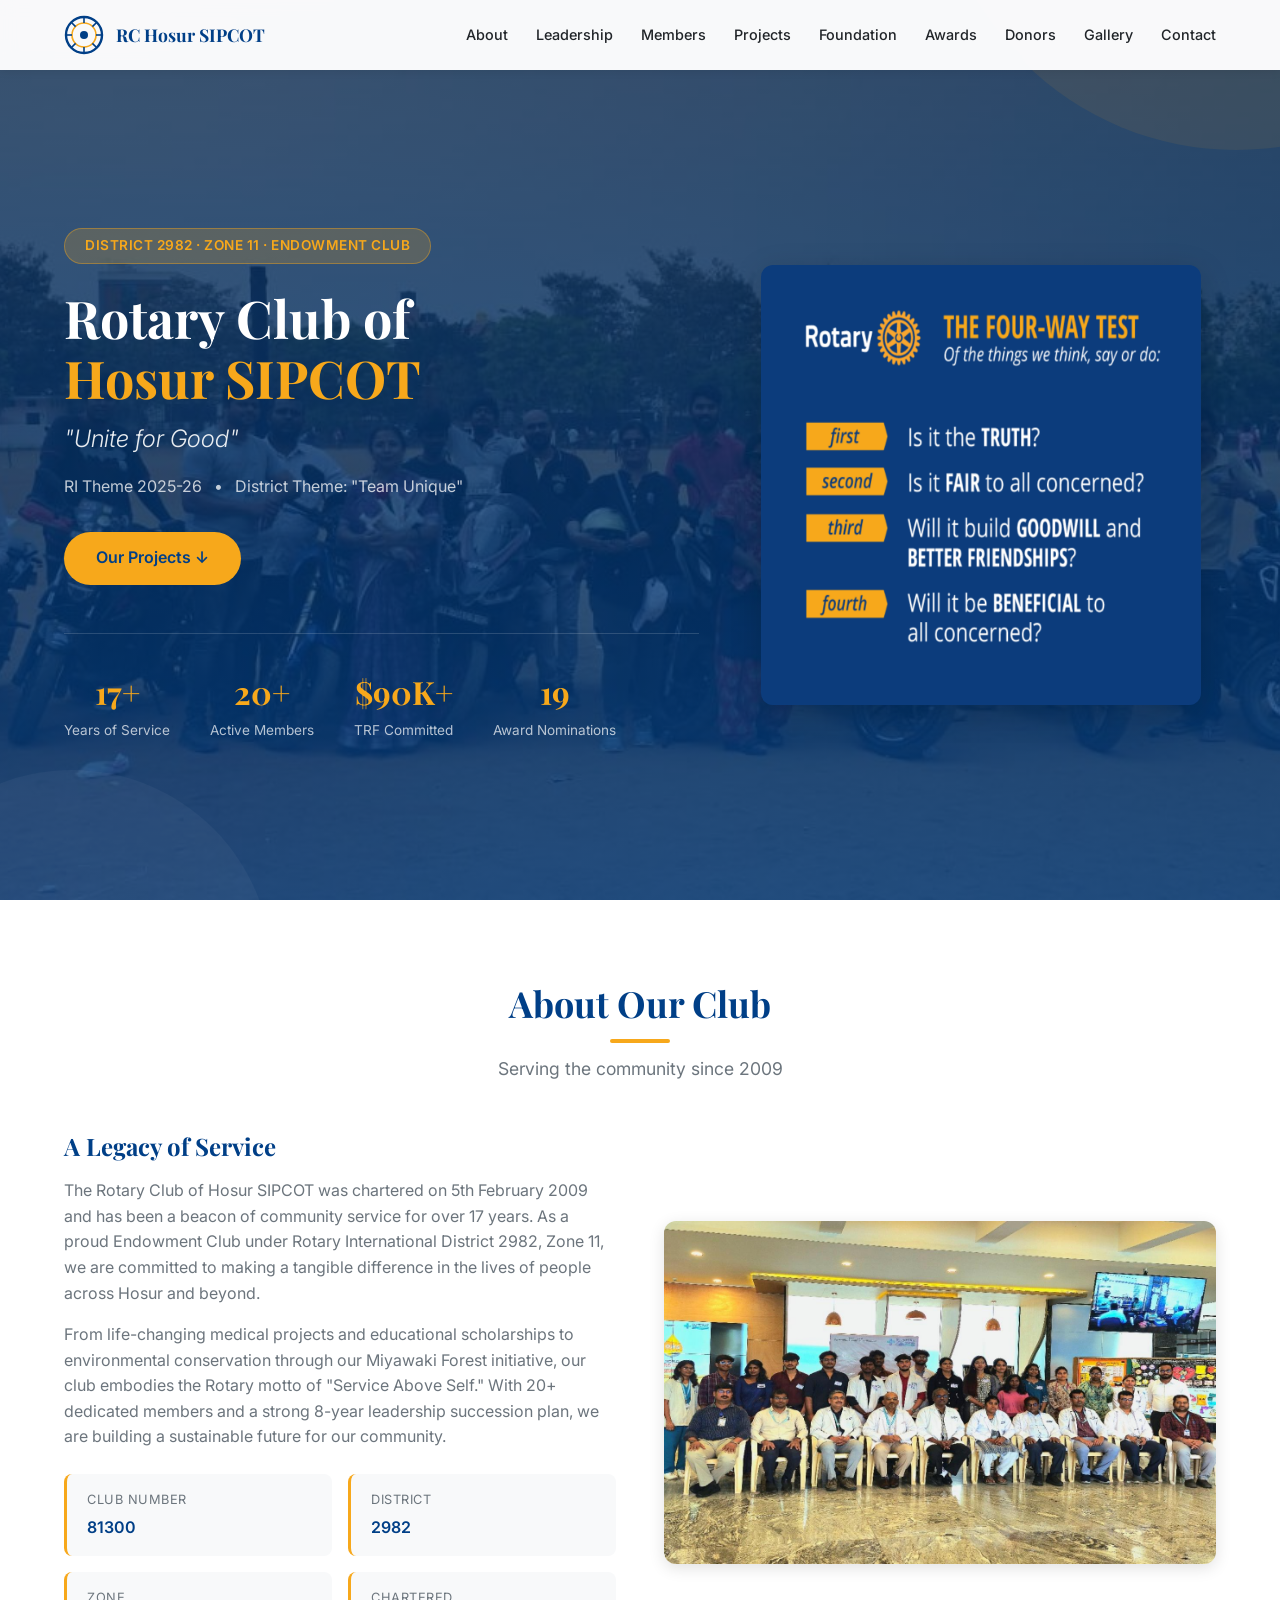
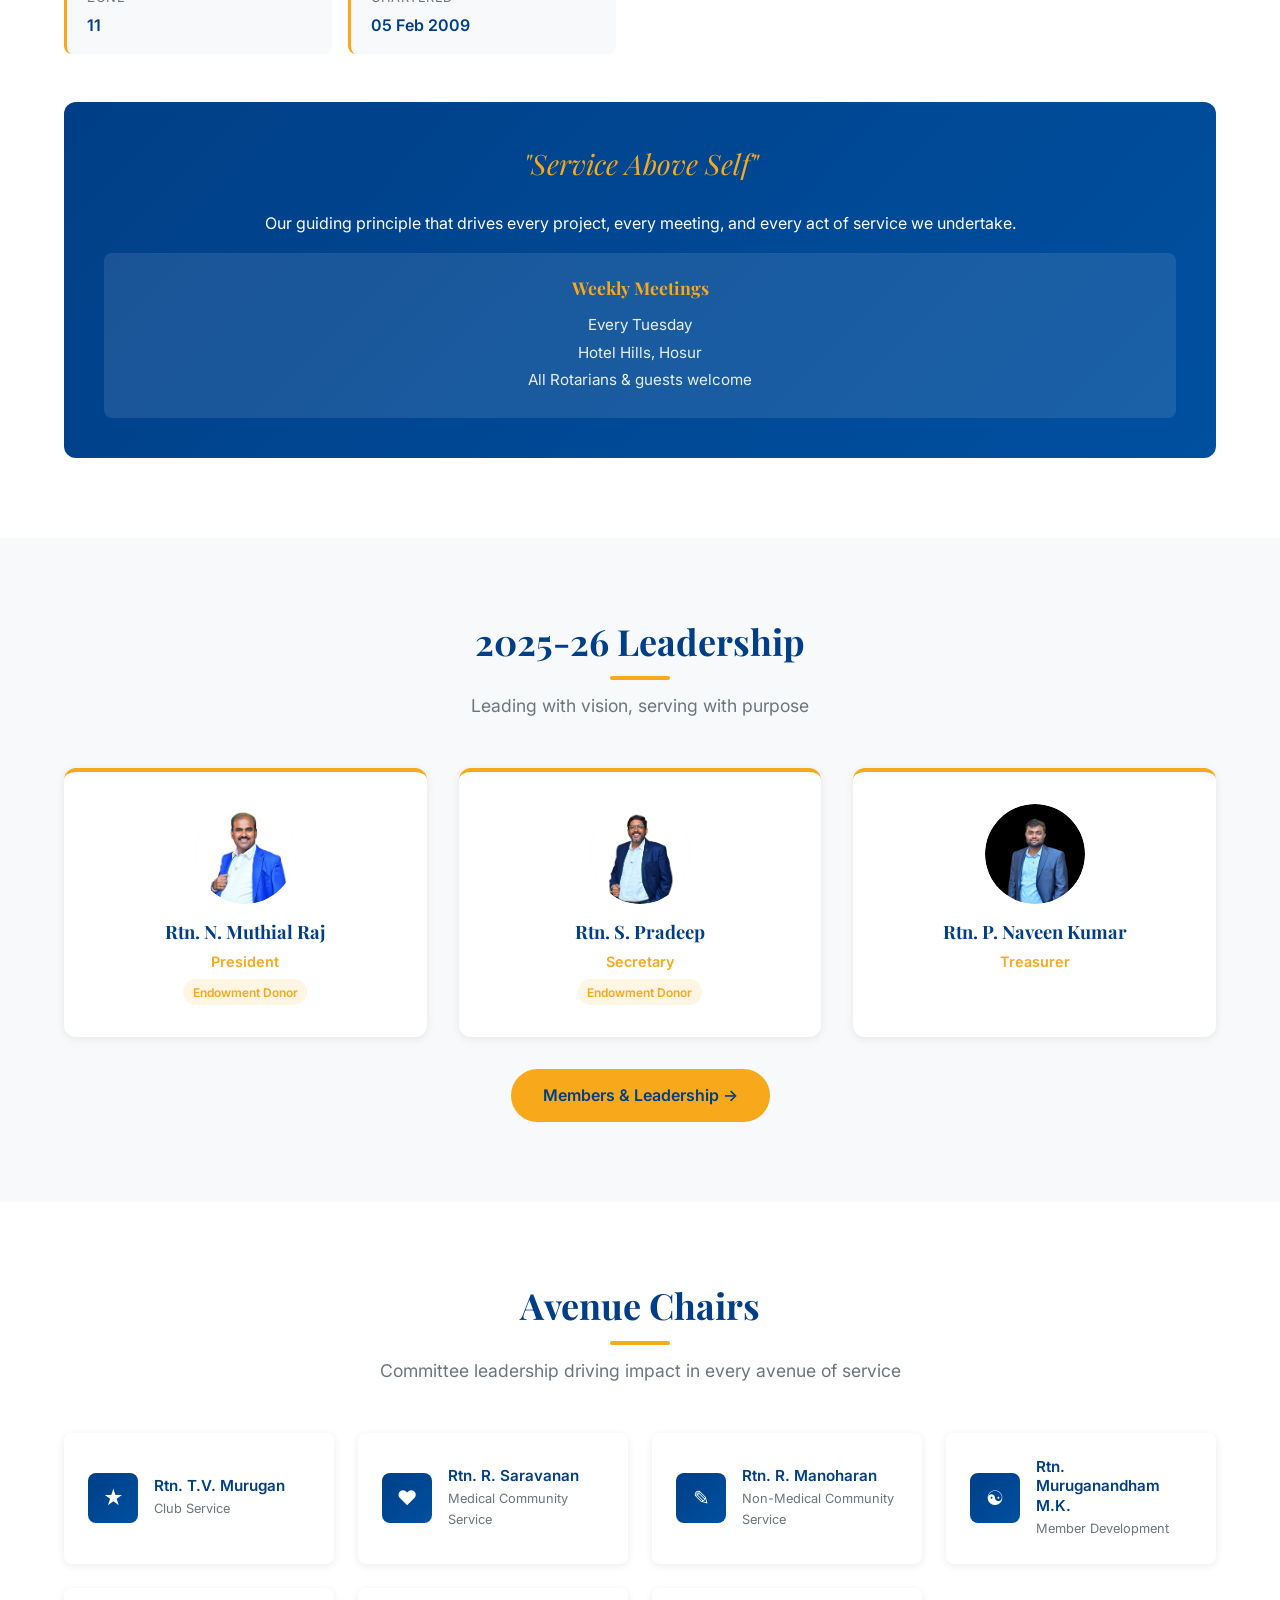
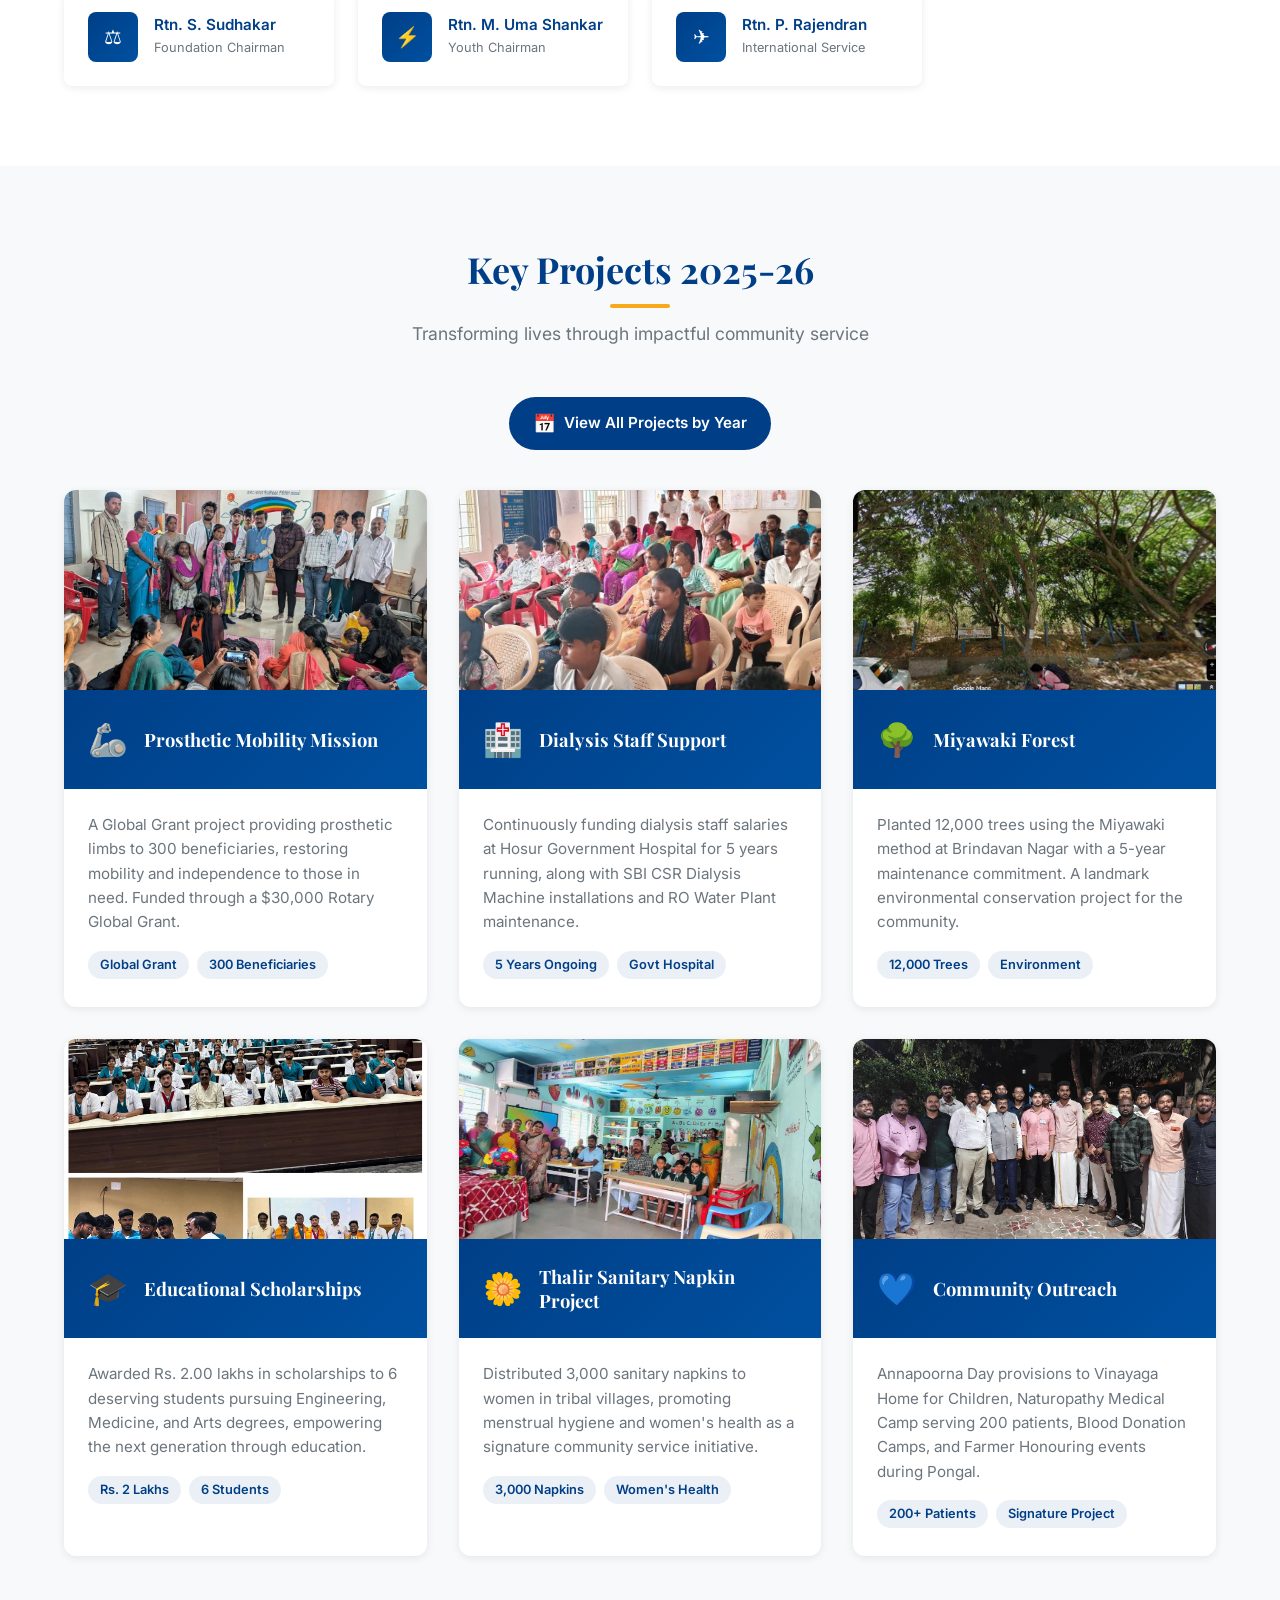
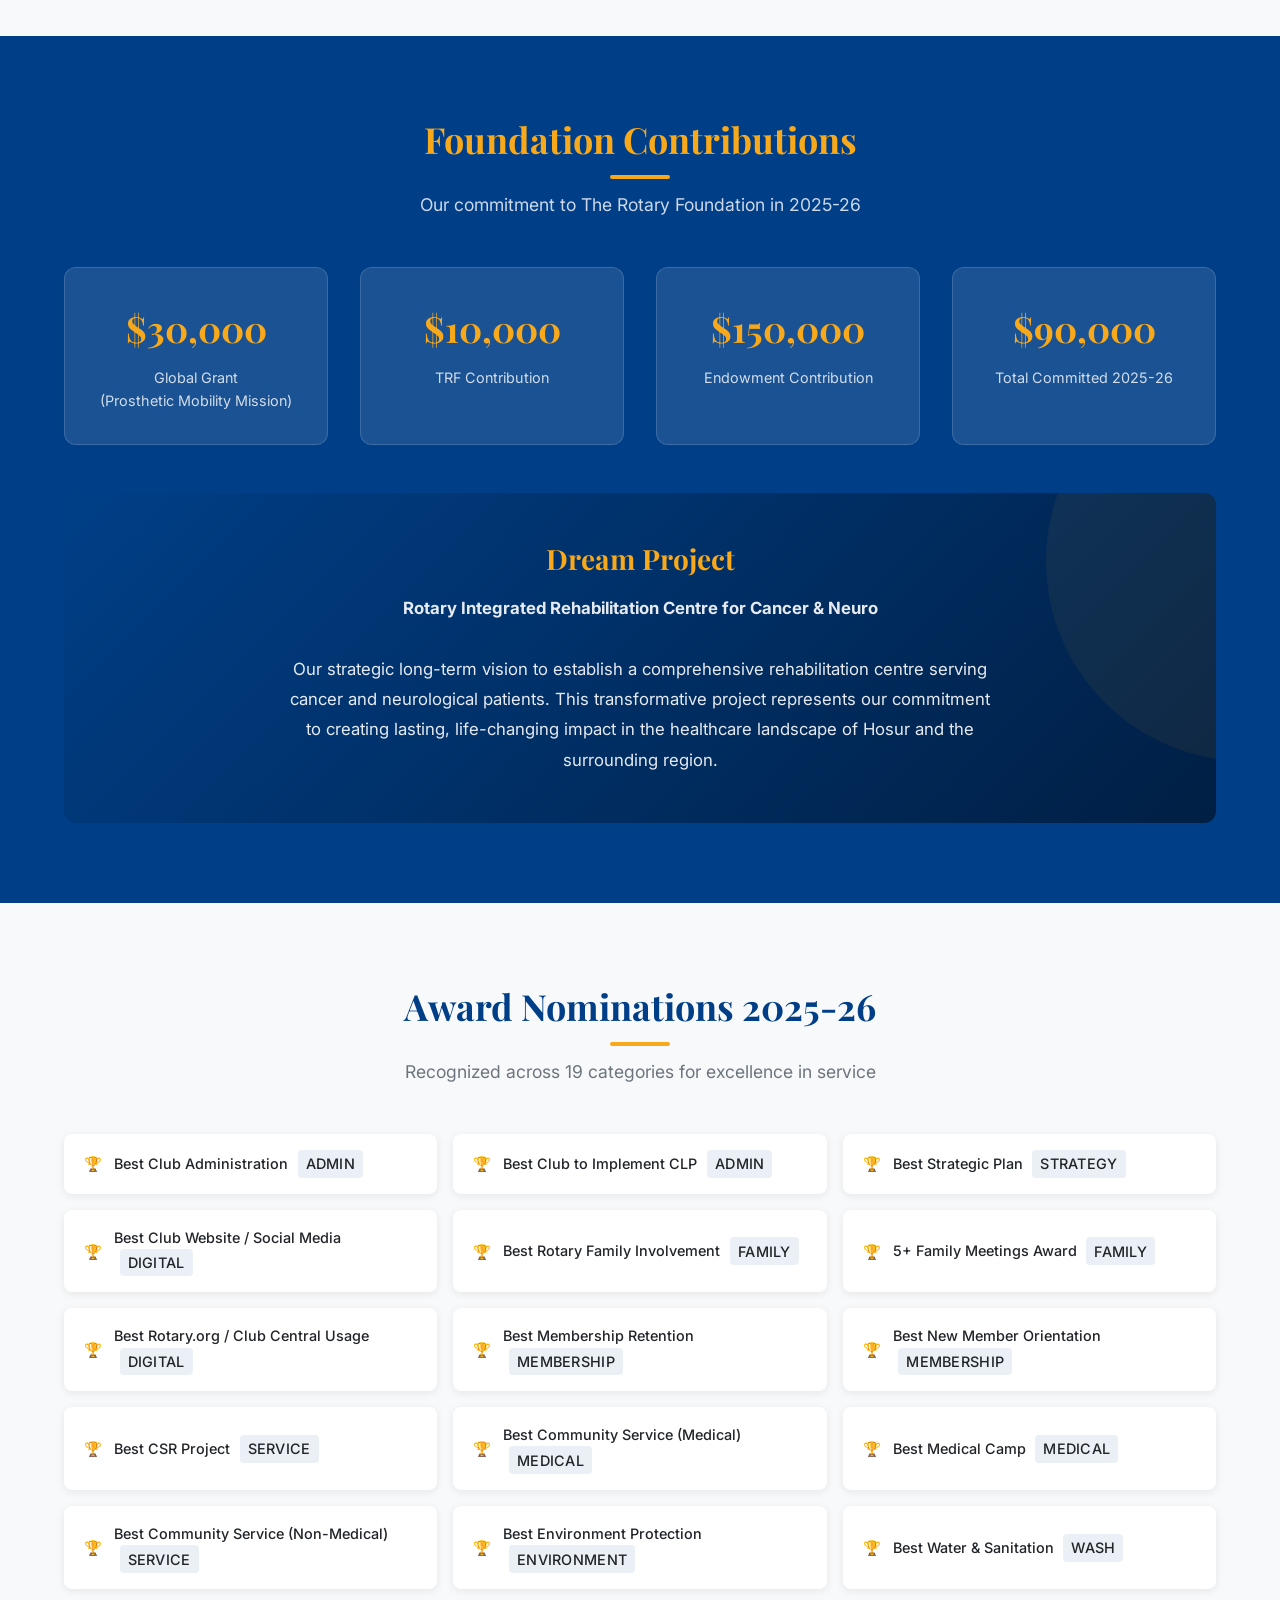
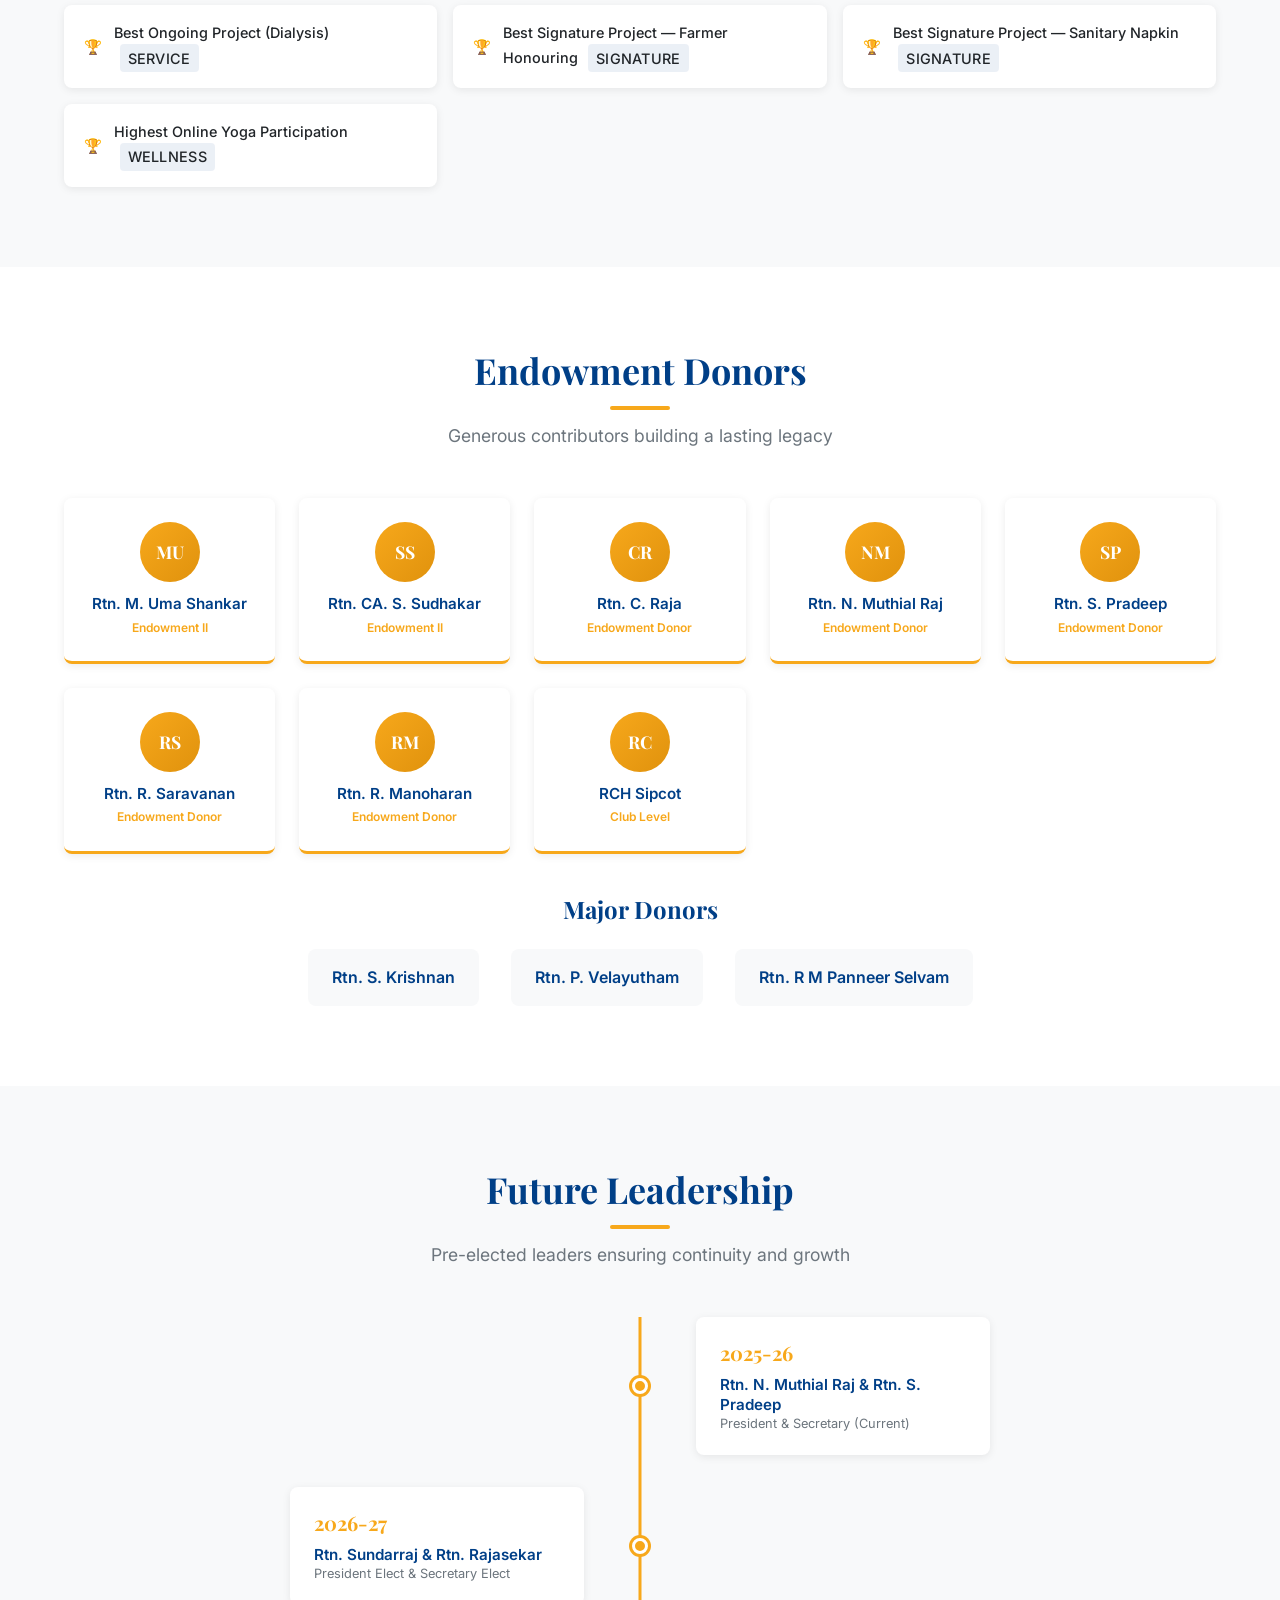
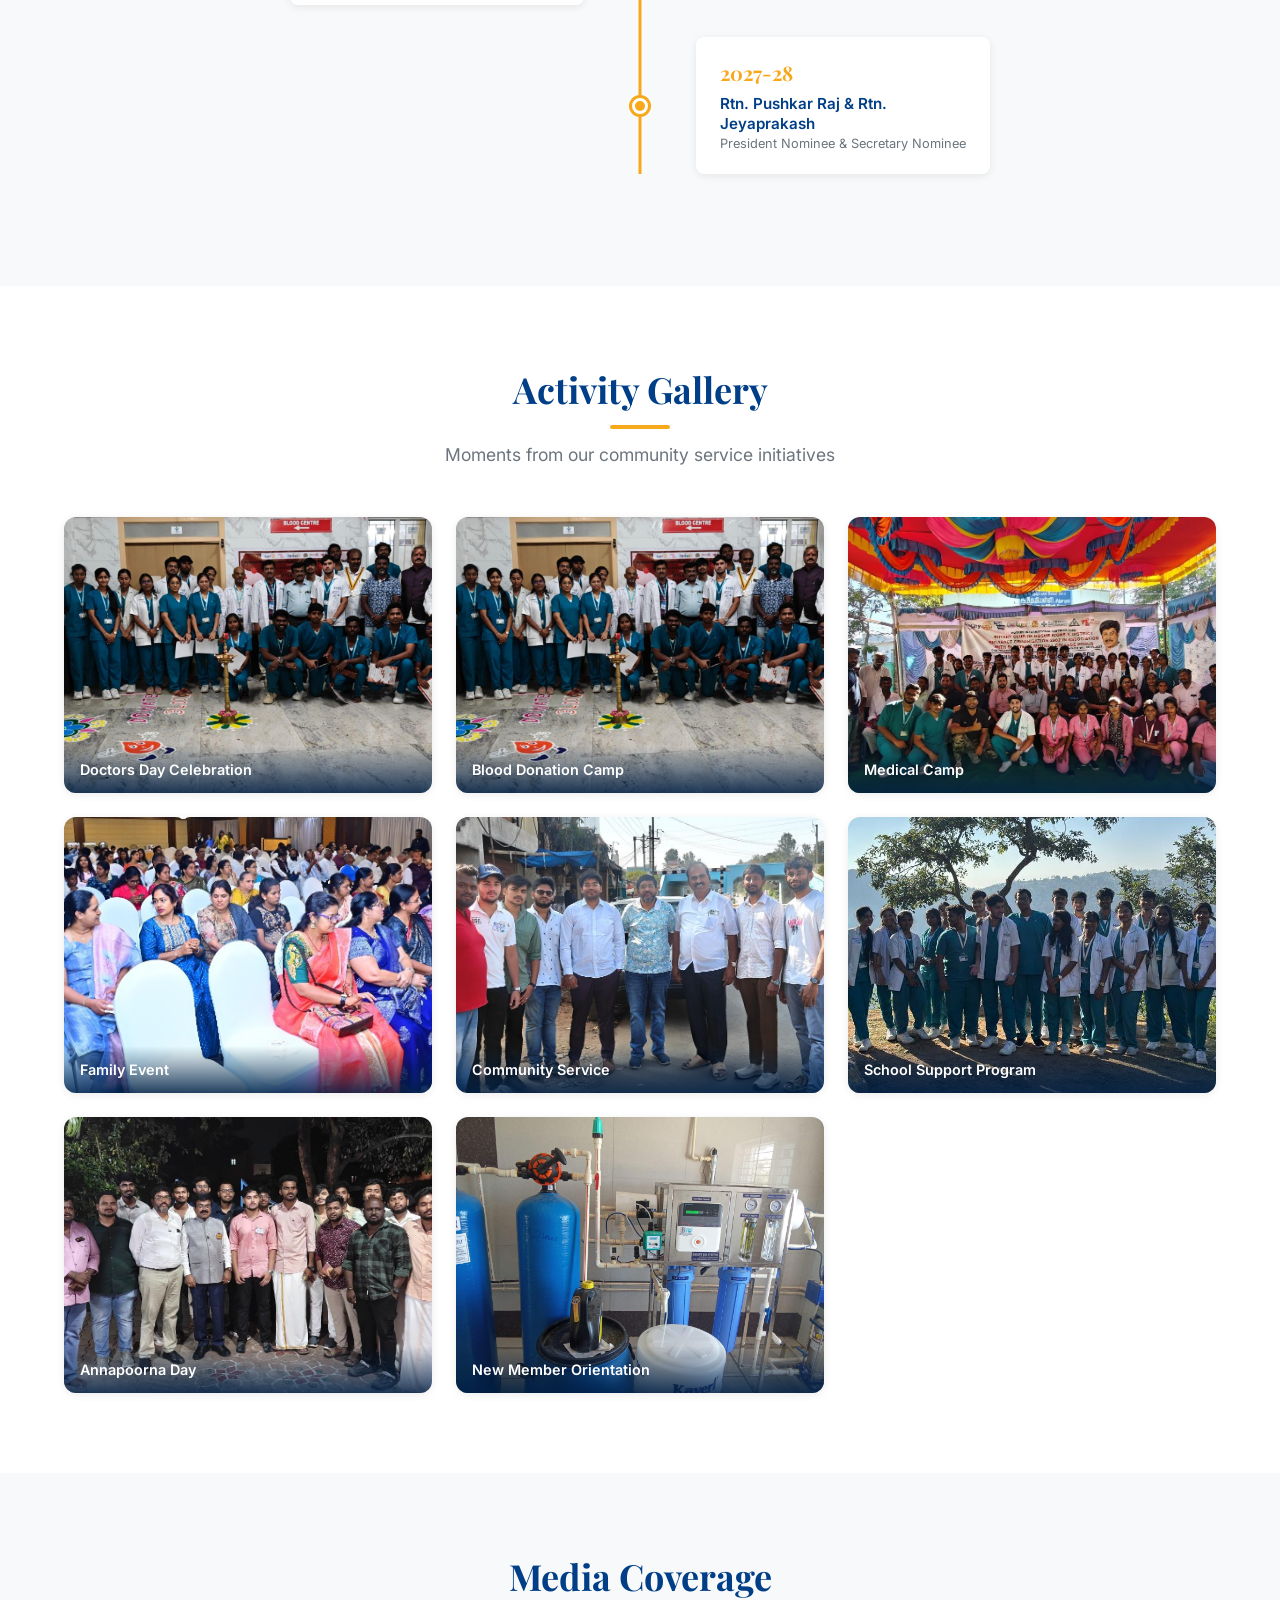
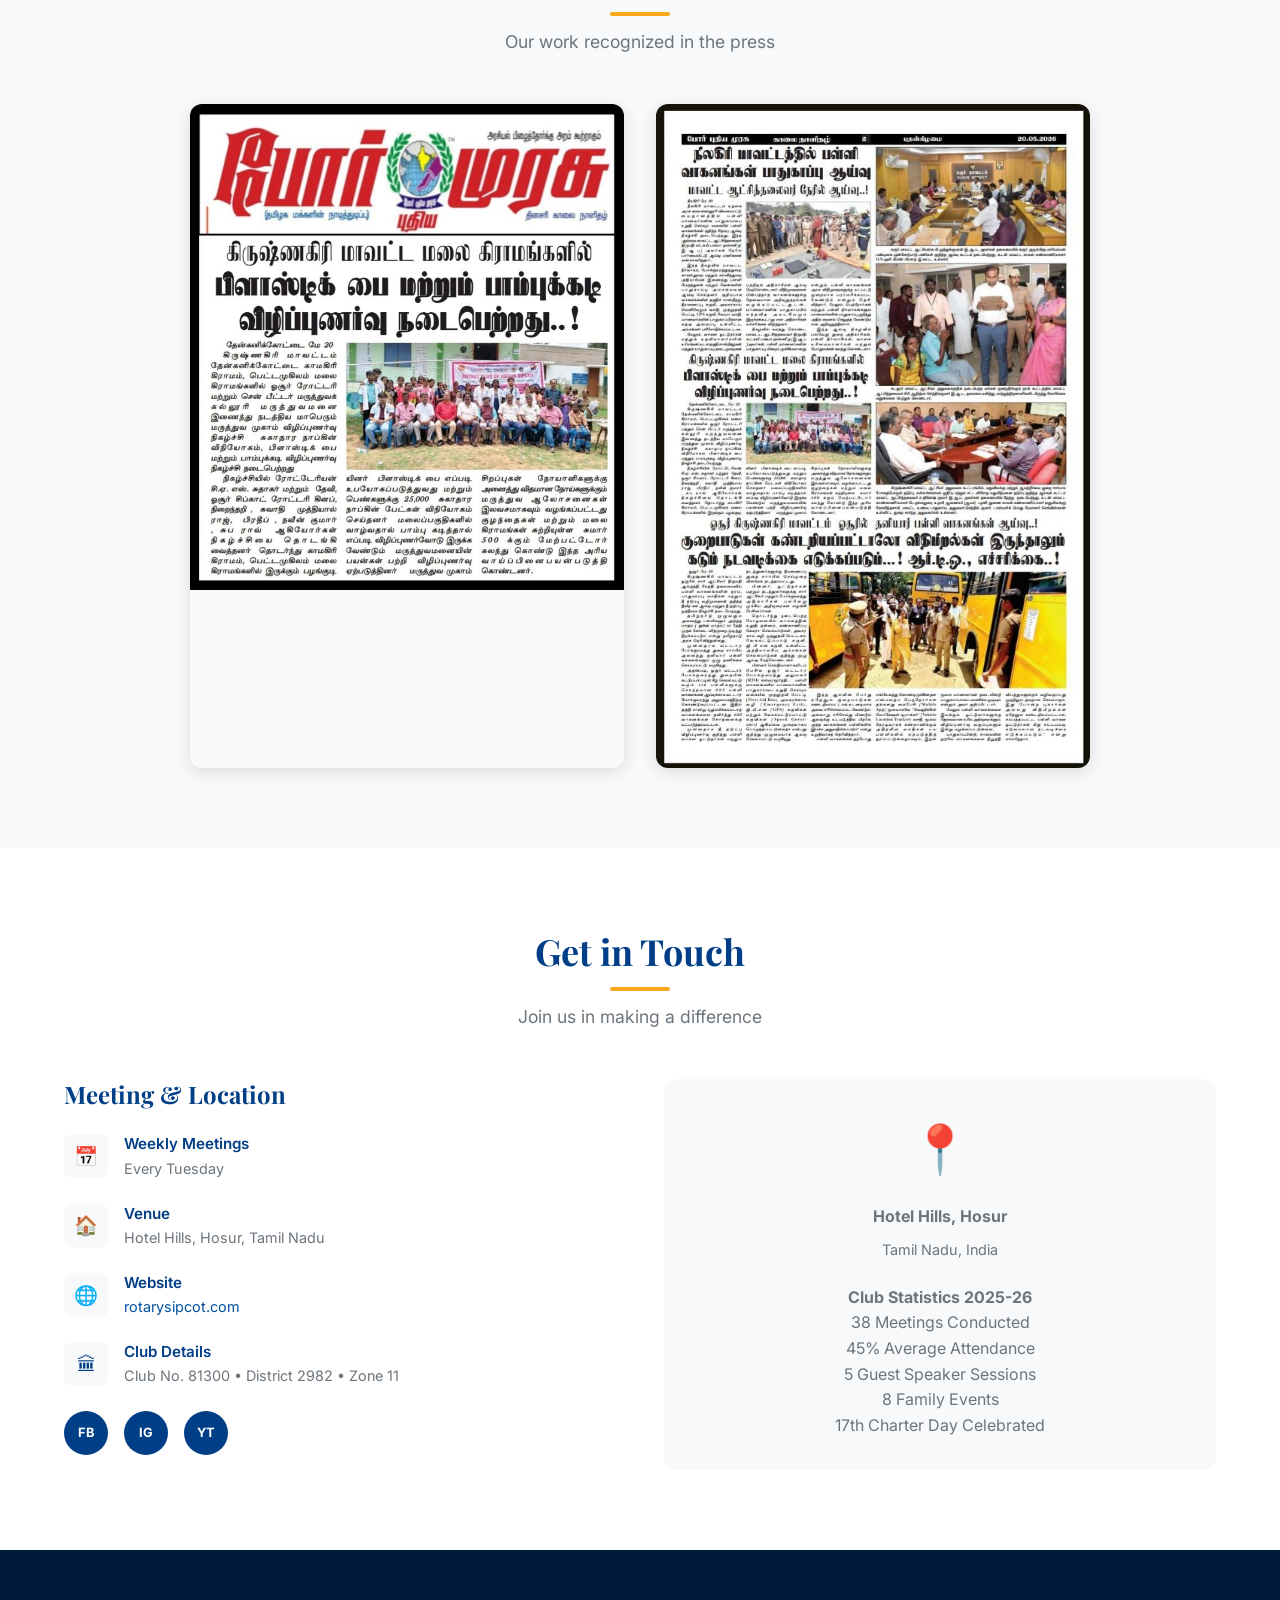
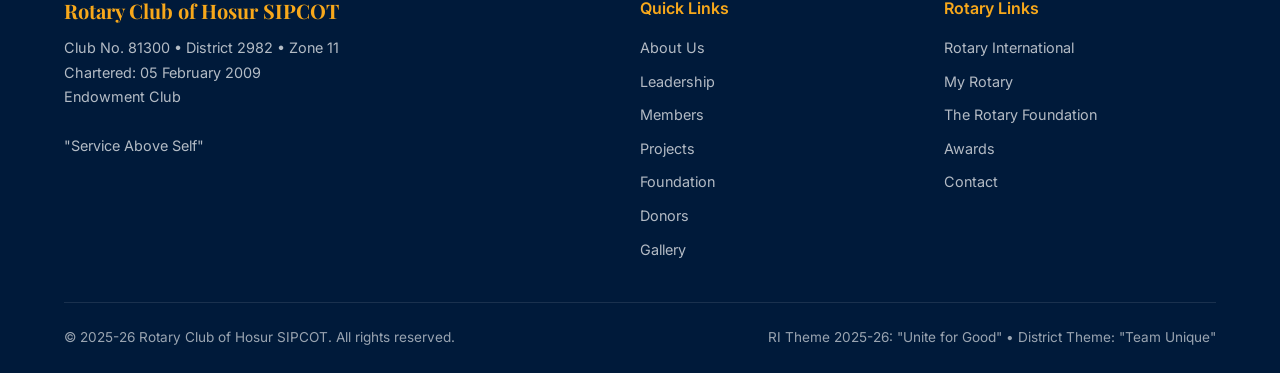
<file: index.html>
<!DOCTYPE html>
<html lang="en">
<head>
  <meta charset="UTF-8">
  <meta name="viewport" content="width=device-width, initial-scale=1.0">
  <title>Rotary Club of Hosur SIPCOT | District 2982 | Service Above Self</title>
  <meta name="description" content="Rotary Club of Hosur SIPCOT (Club No. 81300), District 2982. Chartered in 2009, serving the community for 17+ years through medical camps, scholarships, environmental projects, and more.">
  <meta name="keywords" content="Rotary Club, Hosur, SIPCOT, District 2982, Service Above Self, Community Service, Rotary International">

  <!-- Open Graph -->
  <meta property="og:title" content="Rotary Club of Hosur SIPCOT">
  <meta property="og:description" content="Unite for Good — Rotary Club of Hosur SIPCOT, District 2982. Chartered 2009. Serving the community through medical, educational, and environmental projects.">
  <meta property="og:type" content="website">
  <meta property="og:url" content="https://rotarysipcot.com">
  <meta property="og:site_name" content="Rotary Club of Hosur SIPCOT">
  <meta property="og:locale" content="en_IN">

  <!-- Twitter Card -->
  <meta name="twitter:card" content="summary">
  <meta name="twitter:title" content="Rotary Club of Hosur SIPCOT">
  <meta name="twitter:description" content="Unite for Good — District 2982. Service Above Self since 2009.">

  <!-- Canonical -->
  <link rel="canonical" href="https://rotarysipcot.com/">

  <!-- Fonts -->
  <link rel="preconnect" href="https://fonts.googleapis.com">
  <link rel="preconnect" href="https://fonts.gstatic.com" crossorigin>
  <link href="https://fonts.googleapis.com/css2?family=Inter:wght@300;400;500;600;700&family=Playfair+Display:ital,wght@0,400;0,700;1,400&display=swap" rel="stylesheet">

  <!-- Stylesheet -->
  <link rel="stylesheet" href="css/styles.css">

  <!-- Schema.org JSON-LD -->
  <script type="application/ld+json">
  {
    "@context": "https://schema.org",
    "@type": "Organization",
    "name": "Rotary Club of Hosur SIPCOT",
    "url": "https://rotarysipcot.com",
    "description": "Rotary Club of Hosur SIPCOT, Club No. 81300, District 2982, Zone 11. Chartered on 05.02.2009. An Endowment Club committed to community service.",
    "foundingDate": "2009-02-05",
    "parentOrganization": {
      "@type": "Organization",
      "name": "Rotary International",
      "url": "https://www.rotary.org"
    },
    "address": {
      "@type": "PostalAddress",
      "addressLocality": "Hosur",
      "addressRegion": "Tamil Nadu",
      "addressCountry": "IN"
    },
    "memberOf": {
      "@type": "Organization",
      "name": "Rotary International District 2982"
    },
    "slogan": "Service Above Self",
    "keywords": "Rotary, Community Service, Hosur, SIPCOT, District 2982"
  }
  </script>
</head>
<body>

  <!-- Navigation -->
  <nav class="navbar" id="navbar">
    <div class="container">
      <a href="#hero" class="nav-brand">
        <!-- Rotary Wheel SVG -->
        <svg class="rotary-wheel" viewBox="0 0 100 100" xmlns="http://www.w3.org/2000/svg">
          <circle cx="50" cy="50" r="45" fill="none" stroke="#003F87" stroke-width="6"/>
          <circle cx="50" cy="50" r="30" fill="none" stroke="#F7A81B" stroke-width="4"/>
          <circle cx="50" cy="50" r="10" fill="#003F87"/>
          <g stroke="#003F87" stroke-width="4">
            <line x1="50" y1="5" x2="50" y2="20"/>
            <line x1="50" y1="80" x2="50" y2="95"/>
            <line x1="5" y1="50" x2="20" y2="50"/>
            <line x1="80" y1="50" x2="95" y2="50"/>
            <line x1="18" y1="18" x2="29" y2="29"/>
            <line x1="71" y1="71" x2="82" y2="82"/>
            <line x1="82" y1="18" x2="71" y2="29"/>
            <line x1="29" y1="71" x2="18" y2="82"/>
          </g>
        </svg>
        RC Hosur SIPCOT
      </a>
      <div class="nav-links" id="navLinks">
        <a href="#about">About</a>
        <a href="#leadership">Leadership</a>
        <a href="members.html">Members</a>
        <a href="projects.html">Projects</a>
        <a href="#foundation">Foundation</a>
        <a href="#awards">Awards</a>
        <a href="#donors">Donors</a>
        <a href="#gallery">Gallery</a>
        <a href="#contact">Contact</a>
      </div>
      <button class="nav-toggle" id="navToggle" aria-label="Toggle navigation">
        <span></span>
        <span></span>
        <span></span>
      </button>
    </div>
  </nav>

  <!-- Hero Section -->
  <section class="hero" id="hero" style="background: linear-gradient(rgba(0, 31, 68, 0.75), rgba(0, 63, 135, 0.8)), url('images/installation-day.jpeg') center/cover no-repeat;">
    <div class="hero-inner">
      <div class="hero-content">
      <span class="hero-badge">District 2982 &middot; Zone 11 &middot; Endowment Club</span>
      <h1>Rotary Club of<br><span class="highlight">Hosur SIPCOT</span></h1>
      <p class="theme">"Unite for Good"</p>
      <p class="sub-info">
        RI Theme 2025-26 <span>&bull;</span> District Theme: "Team Unique"
      </p>
      <a href="#projects" class="hero-cta">Our Projects &#8595;</a>
      <div class="hero-stats">
        <div class="hero-stat">
          <span class="number">17+</span>
          <span class="label">Years of Service</span>
        </div>
        <div class="hero-stat">
          <span class="number">20+</span>
          <span class="label">Active Members</span>
        </div>
        <div class="hero-stat">
          <span class="number">$90K+</span>
          <span class="label">TRF Committed</span>
        </div>
        <div class="hero-stat">
          <span class="number">19</span>
          <span class="label">Award Nominations</span>
        </div>
      </div>
      </div>
      <div class="hero-fourway">
        <img src="images/four-way-test.png" alt="The Four-Way Test of Rotary &mdash; Of the things we think, say or do: First, is it the TRUTH? Second, is it FAIR to all concerned? Third, will it build GOODWILL and BETTER FRIENDSHIPS? Fourth, will it be BENEFICIAL to all concerned?" loading="lazy">
      </div>
    </div>
  </section>

  <!-- About Section -->
  <section class="section" id="about">
    <div class="container">
      <div class="section-title">
        <h2>About Our Club</h2>
        <span class="underline"></span>
        <p>Serving the community since 2009</p>
      </div>
      <div class="about-grid">
        <div class="about-text">
          <h3>A Legacy of Service</h3>
          <p>
            The Rotary Club of Hosur SIPCOT was chartered on 5th February 2009 and has been a beacon of community service for over 17 years. As a proud Endowment Club under Rotary International District 2982, Zone 11, we are committed to making a tangible difference in the lives of people across Hosur and beyond.
          </p>
          <p>
            From life-changing medical projects and educational scholarships to environmental conservation through our Miyawaki Forest initiative, our club embodies the Rotary motto of "Service Above Self." With 20+ dedicated members and a strong 8-year leadership succession plan, we are building a sustainable future for our community.
          </p>
          <div class="about-details">
            <div class="about-detail">
              <div class="label">Club Number</div>
              <div class="value">81300</div>
            </div>
            <div class="about-detail">
              <div class="label">District</div>
              <div class="value">2982</div>
            </div>
            <div class="about-detail">
              <div class="label">Zone</div>
              <div class="value">11</div>
            </div>
            <div class="about-detail">
              <div class="label">Chartered</div>
              <div class="value">05 Feb 2009</div>
            </div>
          </div>
        </div>
        <div class="about-image">
          <img src="images/installation-ceremony.jpeg" alt="Installation Ceremony of Rotary Club of Hosur SIPCOT" loading="lazy">
        </div>
      </div>
      <div class="about-card-row">
        <div class="about-card">
          <div class="motto">"Service Above Self"</div>
          <p>Our guiding principle that drives every project, every meeting, and every act of service we undertake.</p>
          <div class="meeting-info">
            <h4>Weekly Meetings</h4>
            <p>
              Every Tuesday<br>
              Hotel Hills, Hosur<br>
              All Rotarians &amp; guests welcome
            </p>
          </div>
        </div>
      </div>
    </div>
  </section>

  <!-- Leadership Section -->
  <section class="section section-alt" id="leadership">
    <div class="container">
      <div class="section-title">
        <h2>2025-26 Leadership</h2>
        <span class="underline"></span>
        <p>Leading with vision, serving with purpose</p>
      </div>
      <div class="leadership-grid">
        <div class="leader-card">
          <div class="leader-avatar leader-avatar--photo"><img src="images/muthial-raj.jpeg" alt="Rtn. N. Muthial Raj" loading="lazy"></div>
          <h3>Rtn. N. Muthial Raj</h3>
          <div class="role">President</div>
          <span class="badge">Endowment Donor</span>
        </div>
        <div class="leader-card">
          <div class="leader-avatar leader-avatar--photo"><img src="images/s-pradeep.jpeg" alt="Rtn. S. Pradeep" loading="lazy"></div>
          <h3>Rtn. S. Pradeep</h3>
          <div class="role">Secretary</div>
          <span class="badge">Endowment Donor</span>
        </div>
        <div class="leader-card">
          <div class="leader-avatar leader-avatar--photo"><img src="images/naveen-kumar.jpeg" alt="Rtn. P. Naveen Kumar" loading="lazy"></div>
          <h3>Rtn. P. Naveen Kumar</h3>
          <div class="role">Treasurer</div>
        </div>
      </div>
      <p style="text-align:center; margin-top:2rem;">
        <a href="members.html" class="hero-cta">Members &amp; Leadership &#8594;</a>
      </p>
    </div>
  </section>

  <!-- Avenue Chairs Section -->
  <section class="section" id="avenues">
    <div class="container">
      <div class="section-title">
        <h2>Avenue Chairs</h2>
        <span class="underline"></span>
        <p>Committee leadership driving impact in every avenue of service</p>
      </div>
      <div class="chairs-grid">
        <div class="chair-card">
          <div class="chair-icon">&#9733;</div>
          <div>
            <h4>Rtn. T.V. Murugan</h4>
            <div class="avenue">Club Service</div>
          </div>
        </div>
        <div class="chair-card">
          <div class="chair-icon">&#9829;</div>
          <div>
            <h4>Rtn. R. Saravanan</h4>
            <div class="avenue">Medical Community Service</div>
          </div>
        </div>
        <div class="chair-card">
          <div class="chair-icon">&#9998;</div>
          <div>
            <h4>Rtn. R. Manoharan</h4>
            <div class="avenue">Non-Medical Community Service</div>
          </div>
        </div>
        <div class="chair-card">
          <div class="chair-icon">&#9775;</div>
          <div>
            <h4>Rtn. Muruganandham M.K.</h4>
            <div class="avenue">Member Development</div>
          </div>
        </div>
        <div class="chair-card">
          <div class="chair-icon">&#9878;</div>
          <div>
            <h4>Rtn. S. Sudhakar</h4>
            <div class="avenue">Foundation Chairman</div>
          </div>
        </div>
        <div class="chair-card">
          <div class="chair-icon">&#9889;</div>
          <div>
            <h4>Rtn. M. Uma Shankar</h4>
            <div class="avenue">Youth Chairman</div>
          </div>
        </div>
        <div class="chair-card">
          <div class="chair-icon">&#9992;</div>
          <div>
            <h4>Rtn. P. Rajendran</h4>
            <div class="avenue">International Service</div>
          </div>
        </div>
      </div>
    </div>
  </section>

  <!-- Projects Section -->
  <section class="section section-alt" id="projects">
    <div class="container">
      <div class="section-title">
        <h2>Key Projects 2025-26</h2>
        <span class="underline"></span>
        <p>Transforming lives through impactful community service</p>
      </div>
      <div style="text-align:center; margin-bottom:2.5rem;">
        <a class="btn-download" href="projects.html"><span class="dl-icon">&#128197;</span> View All Projects by Year</a>
      </div>
      <div class="projects-grid">
        <!-- Prosthetic Limb -->
        <div class="project-card">
          <div class="project-image">
            <img src="images/prosthetic-limb-camp.jpeg" alt="Prosthetic Limb Camp" loading="lazy">
          </div>
          <div class="project-header">
            <span class="project-icon">&#129470;</span>
            <h3>Prosthetic Mobility Mission</h3>
          </div>
          <div class="project-body">
            <p>A Global Grant project providing prosthetic limbs to 300 beneficiaries, restoring mobility and independence to those in need. Funded through a $30,000 Rotary Global Grant.</p>
            <span class="project-tag">Global Grant</span>
            <span class="project-tag">300 Beneficiaries</span>
          </div>
        </div>
        <!-- Dialysis -->
        <div class="project-card">
          <div class="project-image">
            <img src="images/health-awareness.jpeg" alt="Dialysis Support at Government Hospital" loading="lazy">
          </div>
          <div class="project-header">
            <span class="project-icon">&#127973;</span>
            <h3>Dialysis Staff Support</h3>
          </div>
          <div class="project-body">
            <p>Continuously funding dialysis staff salaries at Hosur Government Hospital for 5 years running, along with SBI CSR Dialysis Machine installations and RO Water Plant maintenance.</p>
            <span class="project-tag">5 Years Ongoing</span>
            <span class="project-tag">Govt Hospital</span>
          </div>
        </div>
        <!-- Miyawaki Forest -->
        <div class="project-card">
          <div class="project-image">
            <img src="images/miyawaki-forest.jpeg" alt="Miyawaki Forest Plantation" loading="lazy">
          </div>
          <div class="project-header">
            <span class="project-icon">&#127795;</span>
            <h3>Miyawaki Forest</h3>
          </div>
          <div class="project-body">
            <p>Planted 12,000 trees using the Miyawaki method at Brindavan Nagar with a 5-year maintenance commitment. A landmark environmental conservation project for the community.</p>
            <span class="project-tag">12,000 Trees</span>
            <span class="project-tag">Environment</span>
          </div>
        </div>
        <!-- Scholarships -->
        <div class="project-card">
          <div class="project-image">
            <img src="images/scholarship.jpeg" alt="Educational Scholarship Distribution" loading="lazy">
          </div>
          <div class="project-header">
            <span class="project-icon">&#127891;</span>
            <h3>Educational Scholarships</h3>
          </div>
          <div class="project-body">
            <p>Awarded Rs. 2.00 lakhs in scholarships to 6 deserving students pursuing Engineering, Medicine, and Arts degrees, empowering the next generation through education.</p>
            <span class="project-tag">Rs. 2 Lakhs</span>
            <span class="project-tag">6 Students</span>
          </div>
        </div>
        <!-- Thalir -->
        <div class="project-card">
          <div class="project-image">
            <img src="images/school-support.jpeg" alt="Thalir Sanitary Napkin Project" loading="lazy">
          </div>
          <div class="project-header">
            <span class="project-icon">&#127804;</span>
            <h3>Thalir Sanitary Napkin Project</h3>
          </div>
          <div class="project-body">
            <p>Distributed 3,000 sanitary napkins to women in tribal villages, promoting menstrual hygiene and women's health as a signature community service initiative.</p>
            <span class="project-tag">3,000 Napkins</span>
            <span class="project-tag">Women's Health</span>
          </div>
        </div>
        <!-- Annapoorna & Medical -->
        <div class="project-card">
          <div class="project-image">
            <img src="images/fellowship-meet.jpeg" alt="Annapoorna Day Celebration" loading="lazy">
          </div>
          <div class="project-header">
            <span class="project-icon">&#128153;</span>
            <h3>Community Outreach</h3>
          </div>
          <div class="project-body">
            <p>Annapoorna Day provisions to Vinayaga Home for Children, Naturopathy Medical Camp serving 200 patients, Blood Donation Camps, and Farmer Honouring events during Pongal.</p>
            <span class="project-tag">200+ Patients</span>
            <span class="project-tag">Signature Project</span>
          </div>
        </div>
      </div>
    </div>
  </section>

  <!-- Foundation Section -->
  <section class="section section-blue" id="foundation">
    <div class="container">
      <div class="section-title">
        <h2>Foundation Contributions</h2>
        <span class="underline"></span>
        <p>Our commitment to The Rotary Foundation in 2025-26</p>
      </div>
      <div class="foundation-grid">
        <div class="stat-card">
          <div class="amount">$30,000</div>
          <div class="stat-label">Global Grant<br>(Prosthetic Mobility Mission)</div>
        </div>
        <div class="stat-card">
          <div class="amount">$10,000</div>
          <div class="stat-label">TRF Contribution</div>
        </div>
        <div class="stat-card">
          <div class="amount">$150,000</div>
          <div class="stat-label">Endowment Contribution</div>
        </div>
        <div class="stat-card">
          <div class="amount">$90,000</div>
          <div class="stat-label">Total Committed 2025-26</div>
        </div>
      </div>

      <!-- Dream Project -->
      <div class="dream-project">
        <h3>Dream Project</h3>
        <p>
          <strong>Rotary Integrated Rehabilitation Centre for Cancer &amp; Neuro</strong><br><br>
          Our strategic long-term vision to establish a comprehensive rehabilitation centre serving cancer and neurological patients. This transformative project represents our commitment to creating lasting, life-changing impact in the healthcare landscape of Hosur and the surrounding region.
        </p>
      </div>
    </div>
  </section>

  <!-- Awards Section -->
  <section class="section section-alt" id="awards">
    <div class="container">
      <div class="section-title">
        <h2>Award Nominations 2025-26</h2>
        <span class="underline"></span>
        <p>Recognized across 19 categories for excellence in service</p>
      </div>
      <div class="awards-grid">
        <div class="award-item">
          <span class="award-icon">&#127942;</span>
          <span>Best Club Administration <span class="award-category">Admin</span></span>
        </div>
        <div class="award-item">
          <span class="award-icon">&#127942;</span>
          <span>Best Club to Implement CLP <span class="award-category">Admin</span></span>
        </div>
        <div class="award-item">
          <span class="award-icon">&#127942;</span>
          <span>Best Strategic Plan <span class="award-category">Strategy</span></span>
        </div>
        <div class="award-item">
          <span class="award-icon">&#127942;</span>
          <span>Best Club Website / Social Media <span class="award-category">Digital</span></span>
        </div>
        <div class="award-item">
          <span class="award-icon">&#127942;</span>
          <span>Best Rotary Family Involvement <span class="award-category">Family</span></span>
        </div>
        <div class="award-item">
          <span class="award-icon">&#127942;</span>
          <span>5+ Family Meetings Award <span class="award-category">Family</span></span>
        </div>
        <div class="award-item">
          <span class="award-icon">&#127942;</span>
          <span>Best Rotary.org / Club Central Usage <span class="award-category">Digital</span></span>
        </div>
        <div class="award-item">
          <span class="award-icon">&#127942;</span>
          <span>Best Membership Retention <span class="award-category">Membership</span></span>
        </div>
        <div class="award-item">
          <span class="award-icon">&#127942;</span>
          <span>Best New Member Orientation <span class="award-category">Membership</span></span>
        </div>
        <div class="award-item">
          <span class="award-icon">&#127942;</span>
          <span>Best CSR Project <span class="award-category">Service</span></span>
        </div>
        <div class="award-item">
          <span class="award-icon">&#127942;</span>
          <span>Best Community Service (Medical) <span class="award-category">Medical</span></span>
        </div>
        <div class="award-item">
          <span class="award-icon">&#127942;</span>
          <span>Best Medical Camp <span class="award-category">Medical</span></span>
        </div>
        <div class="award-item">
          <span class="award-icon">&#127942;</span>
          <span>Best Community Service (Non-Medical) <span class="award-category">Service</span></span>
        </div>
        <div class="award-item">
          <span class="award-icon">&#127942;</span>
          <span>Best Environment Protection <span class="award-category">Environment</span></span>
        </div>
        <div class="award-item">
          <span class="award-icon">&#127942;</span>
          <span>Best Water &amp; Sanitation <span class="award-category">WASH</span></span>
        </div>
        <div class="award-item">
          <span class="award-icon">&#127942;</span>
          <span>Best Ongoing Project (Dialysis) <span class="award-category">Service</span></span>
        </div>
        <div class="award-item">
          <span class="award-icon">&#127942;</span>
          <span>Best Signature Project &mdash; Farmer Honouring <span class="award-category">Signature</span></span>
        </div>
        <div class="award-item">
          <span class="award-icon">&#127942;</span>
          <span>Best Signature Project &mdash; Sanitary Napkin <span class="award-category">Signature</span></span>
        </div>
        <div class="award-item">
          <span class="award-icon">&#127942;</span>
          <span>Highest Online Yoga Participation <span class="award-category">Wellness</span></span>
        </div>
      </div>
    </div>
  </section>

  <!-- Endowment Donors Section -->
  <section class="section" id="donors">
    <div class="container">
      <div class="section-title">
        <h2>Endowment Donors</h2>
        <span class="underline"></span>
        <p>Generous contributors building a lasting legacy</p>
      </div>
      <div class="donors-grid">
        <div class="donor-card">
          <div class="donor-avatar">MU</div>
          <h4>Rtn. M. Uma Shankar</h4>
          <div class="donor-level">Endowment II</div>
        </div>
        <div class="donor-card">
          <div class="donor-avatar">SS</div>
          <h4>Rtn. CA. S. Sudhakar</h4>
          <div class="donor-level">Endowment II</div>
        </div>
        <div class="donor-card">
          <div class="donor-avatar">CR</div>
          <h4>Rtn. C. Raja</h4>
          <div class="donor-level">Endowment Donor</div>
        </div>
        <div class="donor-card">
          <div class="donor-avatar">NM</div>
          <h4>Rtn. N. Muthial Raj</h4>
          <div class="donor-level">Endowment Donor</div>
        </div>
        <div class="donor-card">
          <div class="donor-avatar">SP</div>
          <h4>Rtn. S. Pradeep</h4>
          <div class="donor-level">Endowment Donor</div>
        </div>
        <div class="donor-card">
          <div class="donor-avatar">RS</div>
          <h4>Rtn. R. Saravanan</h4>
          <div class="donor-level">Endowment Donor</div>
        </div>
        <div class="donor-card">
          <div class="donor-avatar">RM</div>
          <h4>Rtn. R. Manoharan</h4>
          <div class="donor-level">Endowment Donor</div>
        </div>
        <div class="donor-card">
          <div class="donor-avatar">RC</div>
          <h4>RCH Sipcot</h4>
          <div class="donor-level">Club Level</div>
        </div>
      </div>

      <div class="major-donors">
        <h3>Major Donors</h3>
        <div class="major-donors-list">
          <div class="major-donor">Rtn. S. Krishnan</div>
          <div class="major-donor">Rtn. P. Velayutham</div>
          <div class="major-donor">Rtn. R M Panneer Selvam</div>
        </div>
      </div>
    </div>
  </section>

  <!-- Future Leadership Section -->
  <section class="section section-alt" id="future">
    <div class="container">
      <div class="section-title">
        <h2>Future Leadership</h2>
        <span class="underline"></span>
        <p>Pre-elected leaders ensuring continuity and growth</p>
      </div>
      <div class="timeline">
        <div class="timeline-item">
          <div class="timeline-dot"></div>
          <div class="timeline-content">
            <div class="year">2025-26</div>
            <h4>Rtn. N. Muthial Raj &amp; Rtn. S. Pradeep</h4>
            <div class="role-label">President &amp; Secretary (Current)</div>
          </div>
        </div>
        <div class="timeline-item">
          <div class="timeline-dot"></div>
          <div class="timeline-content">
            <div class="year">2026-27</div>
            <h4>Rtn. Sundarraj &amp; Rtn. Rajasekar</h4>
            <div class="role-label">President Elect &amp; Secretary Elect</div>
          </div>
        </div>
        <div class="timeline-item">
          <div class="timeline-dot"></div>
          <div class="timeline-content">
            <div class="year">2027-28</div>
            <h4>Rtn. Pushkar Raj &amp; Rtn. Jeyaprakash</h4>
            <div class="role-label">President Nominee &amp; Secretary Nominee</div>
          </div>
        </div>
      </div>
    </div>
  </section>

  <!-- Gallery Section -->
  <section class="section" id="gallery">
    <div class="container">
      <div class="section-title">
        <h2>Activity Gallery</h2>
        <span class="underline"></span>
        <p>Moments from our community service initiatives</p>
      </div>
      <div class="gallery-grid">
        <div class="gallery-item">
          <img src="images/blood-donation.jpeg" alt="Doctors Day Celebration" loading="lazy">
          <div class="gallery-caption">Doctors Day Celebration</div>
        </div>
        <div class="gallery-item">
          <img src="images/blood-donation.jpeg" alt="Blood Donation Camp" loading="lazy">
          <div class="gallery-caption">Blood Donation Camp</div>
        </div>
        <div class="gallery-item">
          <img src="images/medical-camp.jpeg" alt="Medical Camp" loading="lazy">
          <div class="gallery-caption">Medical Camp</div>
        </div>
        <div class="gallery-item">
          <img src="images/family-event.jpeg" alt="Family Event" loading="lazy">
          <div class="gallery-caption">Family Event</div>
        </div>
        <div class="gallery-item">
          <img src="images/new-members.jpeg" alt="Community Service" loading="lazy">
          <div class="gallery-caption">Community Service</div>
        </div>
        <div class="gallery-item">
          <img src="images/rotaract-trip.jpeg" alt="School Support Program" loading="lazy">
          <div class="gallery-caption">School Support Program</div>
        </div>
        <div class="gallery-item">
          <img src="images/fellowship-meet.jpeg" alt="Annapoorna Day" loading="lazy">
          <div class="gallery-caption">Annapoorna Day</div>
        </div>
        <div class="gallery-item">
          <img src="images/ro-water-plant.jpeg" alt="New Member Orientation" loading="lazy">
          <div class="gallery-caption">New Member Orientation</div>
        </div>
      </div>
    </div>
  </section>

  <!-- Media Coverage Section -->
  <section class="section section-alt" id="media">
    <div class="container">
      <div class="section-title">
        <h2>Media Coverage</h2>
        <span class="underline"></span>
        <p>Our work recognized in the press</p>
      </div>
      <div class="media-grid">
        <div class="media-item">
          <img src="images/newspaper-coverage-1.jpeg" alt="Newspaper Coverage of Rotary Club Activities" loading="lazy">
        </div>
        <div class="media-item">
          <img src="images/newspaper-coverage-2.jpeg" alt="Newspaper Coverage of Rotary Club Projects" loading="lazy">
        </div>
      </div>
    </div>
  </section>

  <!-- Contact Section -->
  <section class="section" id="contact">
    <div class="container">
      <div class="section-title">
        <h2>Get in Touch</h2>
        <span class="underline"></span>
        <p>Join us in making a difference</p>
      </div>
      <div class="contact-grid">
        <div class="contact-info">
          <h3>Meeting &amp; Location</h3>
          <div class="contact-item">
            <div class="contact-icon">&#128197;</div>
            <div>
              <h4>Weekly Meetings</h4>
              <p>Every Tuesday</p>
            </div>
          </div>
          <div class="contact-item">
            <div class="contact-icon">&#127968;</div>
            <div>
              <h4>Venue</h4>
              <p>Hotel Hills, Hosur, Tamil Nadu</p>
            </div>
          </div>
          <div class="contact-item">
            <div class="contact-icon">&#127760;</div>
            <div>
              <h4>Website</h4>
              <p><a href="https://rotarysipcot.com">rotarysipcot.com</a></p>
            </div>
          </div>
          <div class="contact-item">
            <div class="contact-icon">&#127963;</div>
            <div>
              <h4>Club Details</h4>
              <p>Club No. 81300 &bull; District 2982 &bull; Zone 11</p>
            </div>
          </div>
          <div class="social-links">
            <a href="#" class="social-link" title="Facebook" aria-label="Facebook">FB</a>
            <a href="#" class="social-link" title="Instagram" aria-label="Instagram">IG</a>
            <a href="#" class="social-link" title="YouTube" aria-label="YouTube">YT</a>
          </div>
        </div>
        <div class="contact-map">
          <div style="padding: 2rem; text-align: center;">
            <p style="font-size: 3rem; margin-bottom: 1rem;">&#128205;</p>
            <p><strong>Hotel Hills, Hosur</strong></p>
            <p style="margin-top: 0.5rem; font-size: 0.9rem;">Tamil Nadu, India</p>
            <p style="margin-top: 1.5rem;">
              <strong>Club Statistics 2025-26</strong><br>
              38 Meetings Conducted<br>
              45% Average Attendance<br>
              5 Guest Speaker Sessions<br>
              8 Family Events<br>
              17th Charter Day Celebrated
            </p>
          </div>
        </div>
      </div>
    </div>
  </section>

  <!-- Footer -->
  <footer class="footer">
    <div class="container">
      <div class="footer-grid">
        <div class="footer-brand">
          <h3>Rotary Club of Hosur SIPCOT</h3>
          <p>
            Club No. 81300 &bull; District 2982 &bull; Zone 11<br>
            Chartered: 05 February 2009<br>
            Endowment Club<br><br>
            "Service Above Self"
          </p>
        </div>
        <div class="footer-links">
          <h4>Quick Links</h4>
          <ul>
            <li><a href="#about">About Us</a></li>
            <li><a href="#leadership">Leadership</a></li>
            <li><a href="members.html">Members</a></li>
            <li><a href="projects.html">Projects</a></li>
            <li><a href="#foundation">Foundation</a></li>
            <li><a href="#donors">Donors</a></li>
            <li><a href="#gallery">Gallery</a></li>
          </ul>
        </div>
        <div class="footer-quick">
          <h4>Rotary Links</h4>
          <ul>
            <li><a href="https://www.rotary.org" target="_blank" rel="noopener">Rotary International</a></li>
            <li><a href="https://my.rotary.org" target="_blank" rel="noopener">My Rotary</a></li>
            <li><a href="https://www.rotary.org/en/about-rotary/rotary-foundation" target="_blank" rel="noopener">The Rotary Foundation</a></li>
            <li><a href="#awards">Awards</a></li>
            <li><a href="#contact">Contact</a></li>
          </ul>
        </div>
      </div>
      <div class="footer-bottom">
        <p>&copy; 2025-26 Rotary Club of Hosur SIPCOT. All rights reserved.</p>
        <p>RI Theme 2025-26: "Unite for Good" &bull; District Theme: "Team Unique"</p>
      </div>
    </div>
  </footer>

  <!-- Back to Top -->
  <button class="back-to-top" id="backToTop" aria-label="Back to top">&#8593;</button>

  <!-- Script -->
  <script>
    // Mobile nav toggle
    const navToggle = document.getElementById('navToggle');
    const navLinks = document.getElementById('navLinks');
    navToggle.addEventListener('click', () => {
      navLinks.classList.toggle('active');
    });

    // Close mobile nav on link click
    navLinks.querySelectorAll('a').forEach(link => {
      link.addEventListener('click', () => {
        navLinks.classList.remove('active');
      });
    });

    // Back to top button
    const backToTop = document.getElementById('backToTop');
    window.addEventListener('scroll', () => {
      if (window.scrollY > 400) {
        backToTop.classList.add('visible');
      } else {
        backToTop.classList.remove('visible');
      }
    });
    backToTop.addEventListener('click', () => {
      window.scrollTo({ top: 0, behavior: 'smooth' });
    });
  </script>

</body>
</html>
</file>
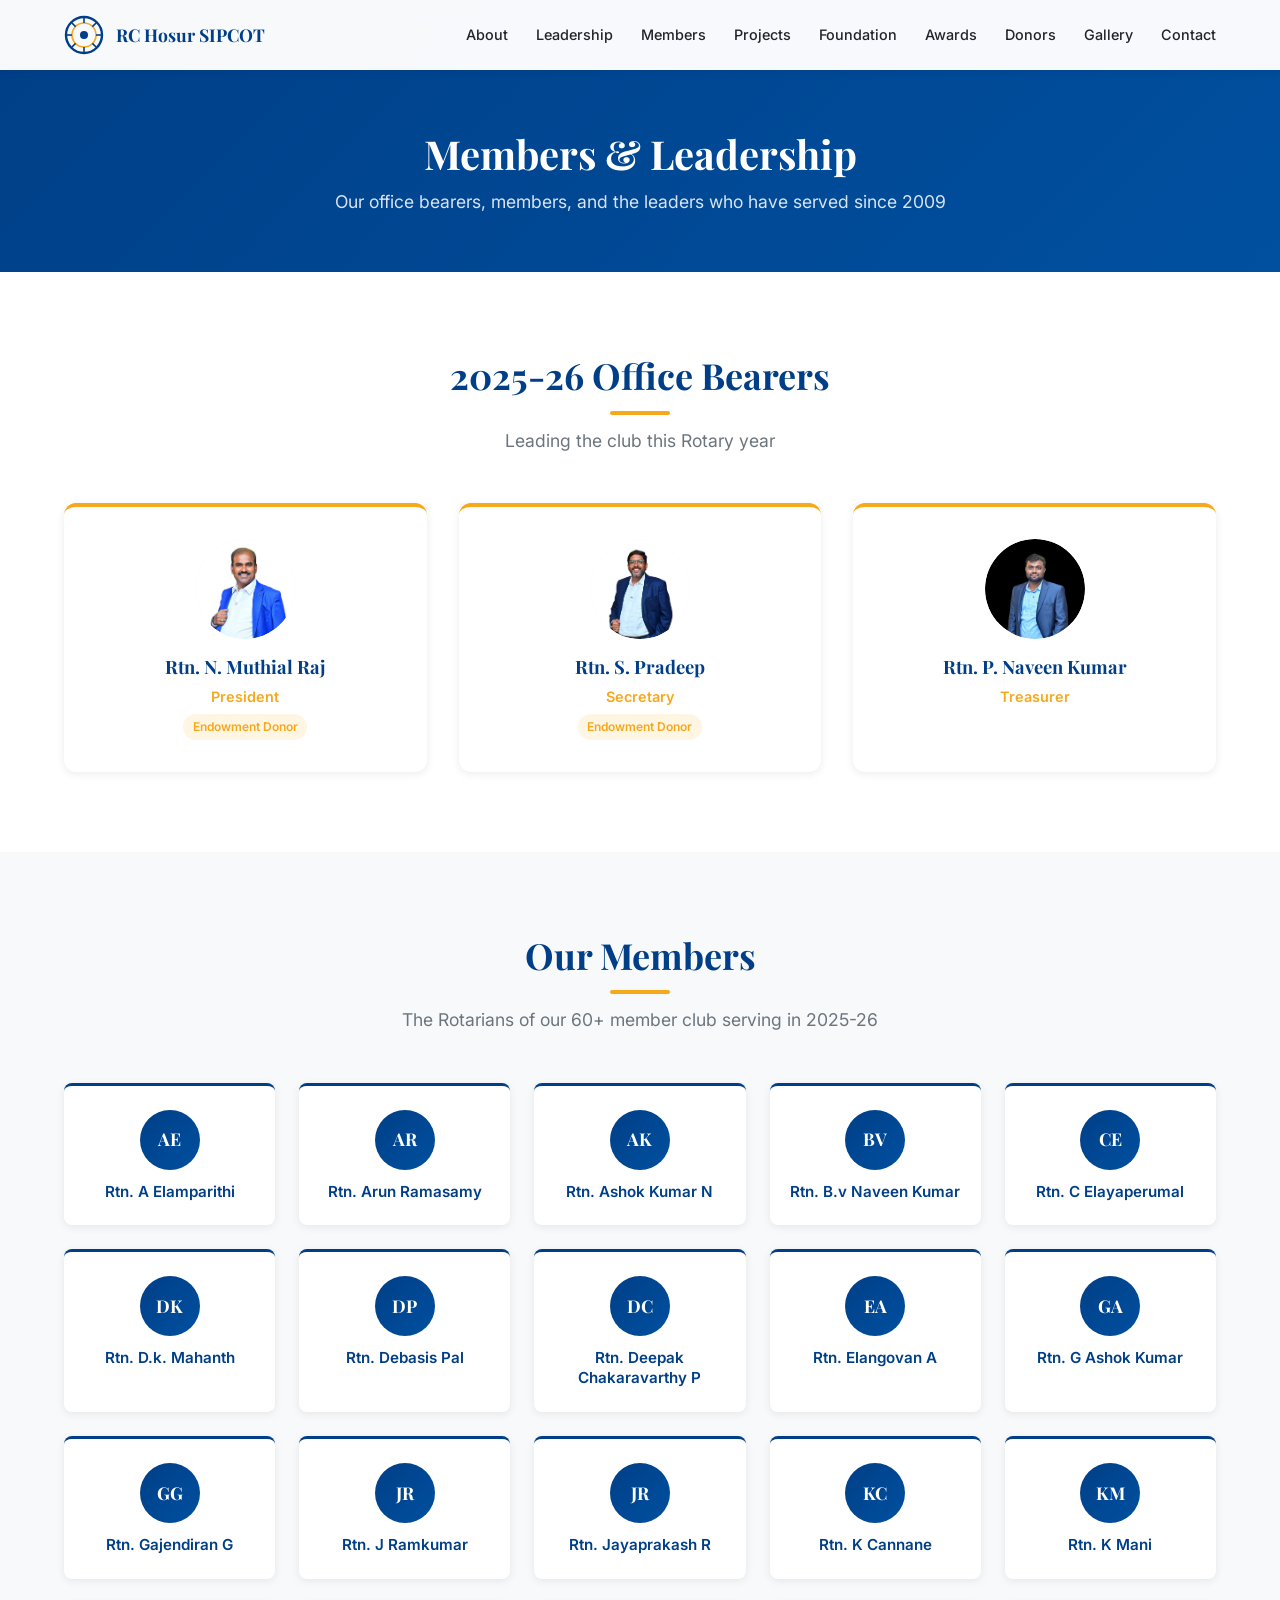
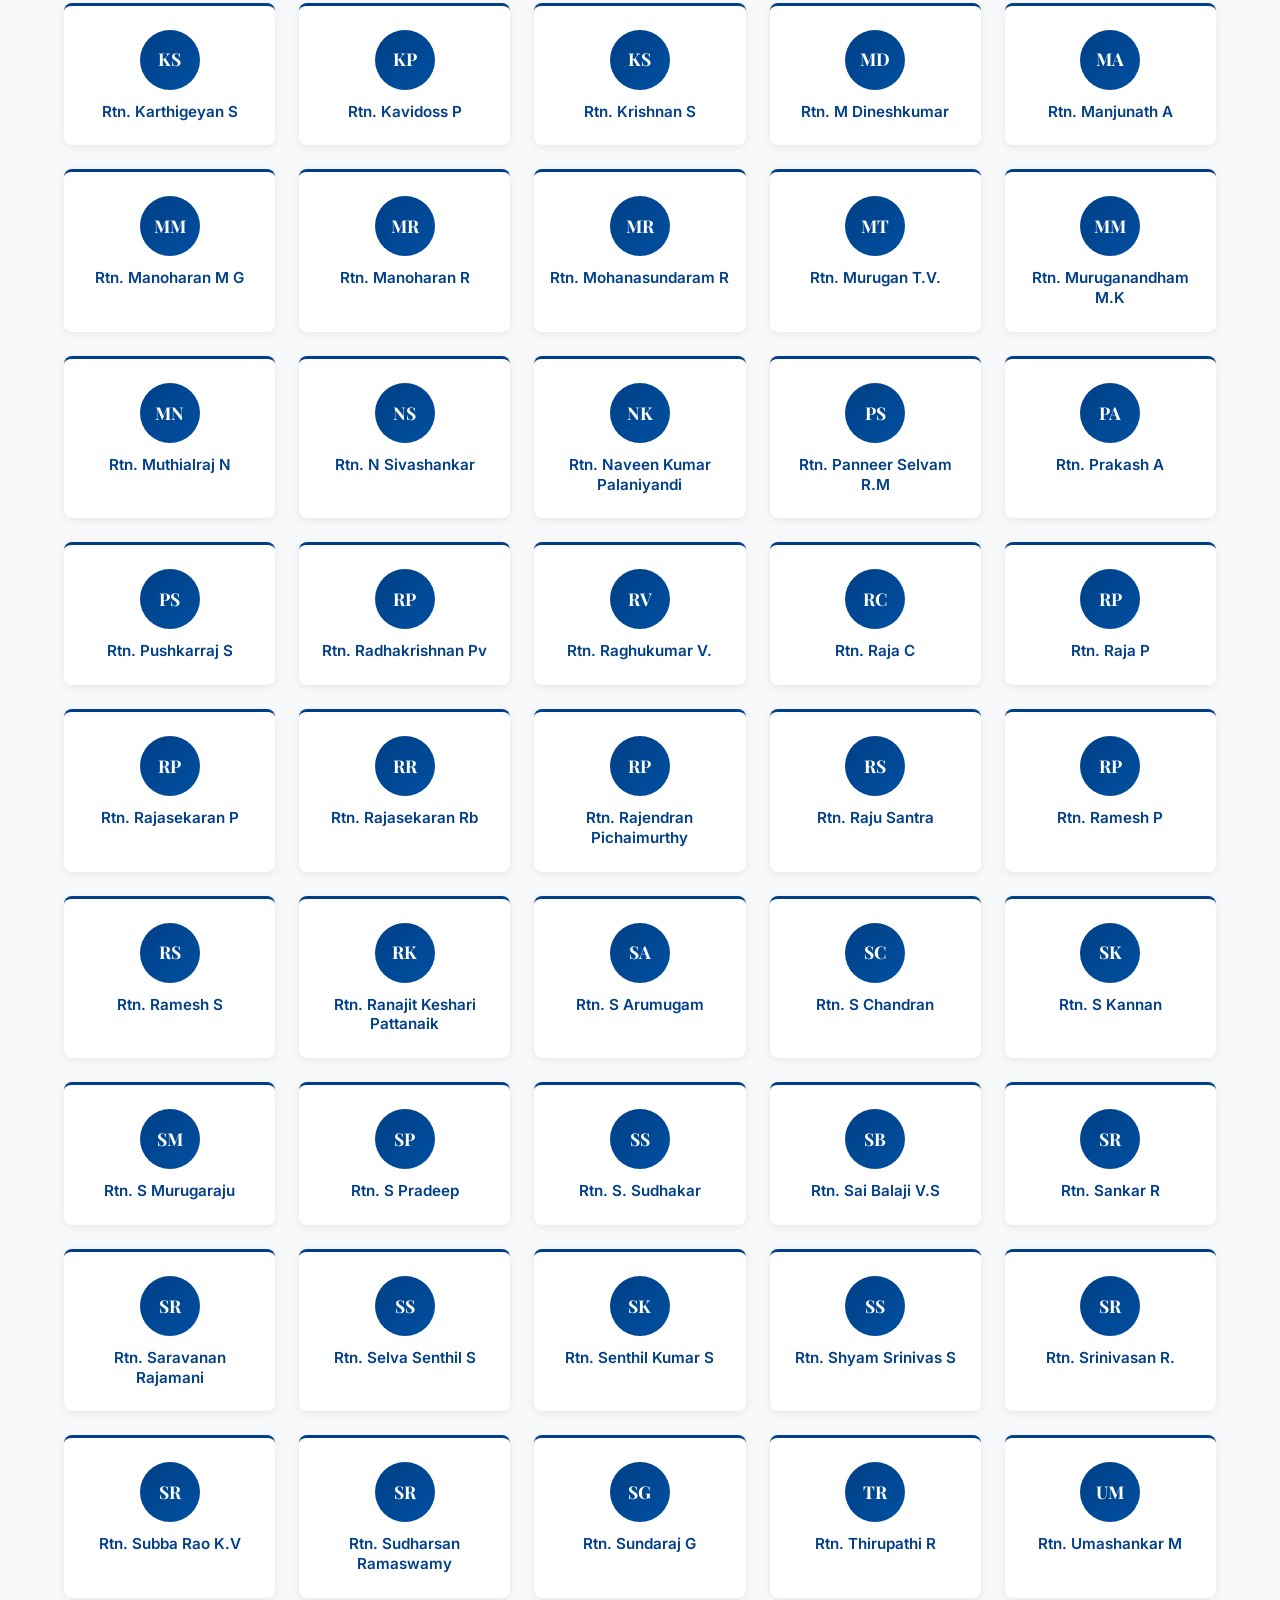
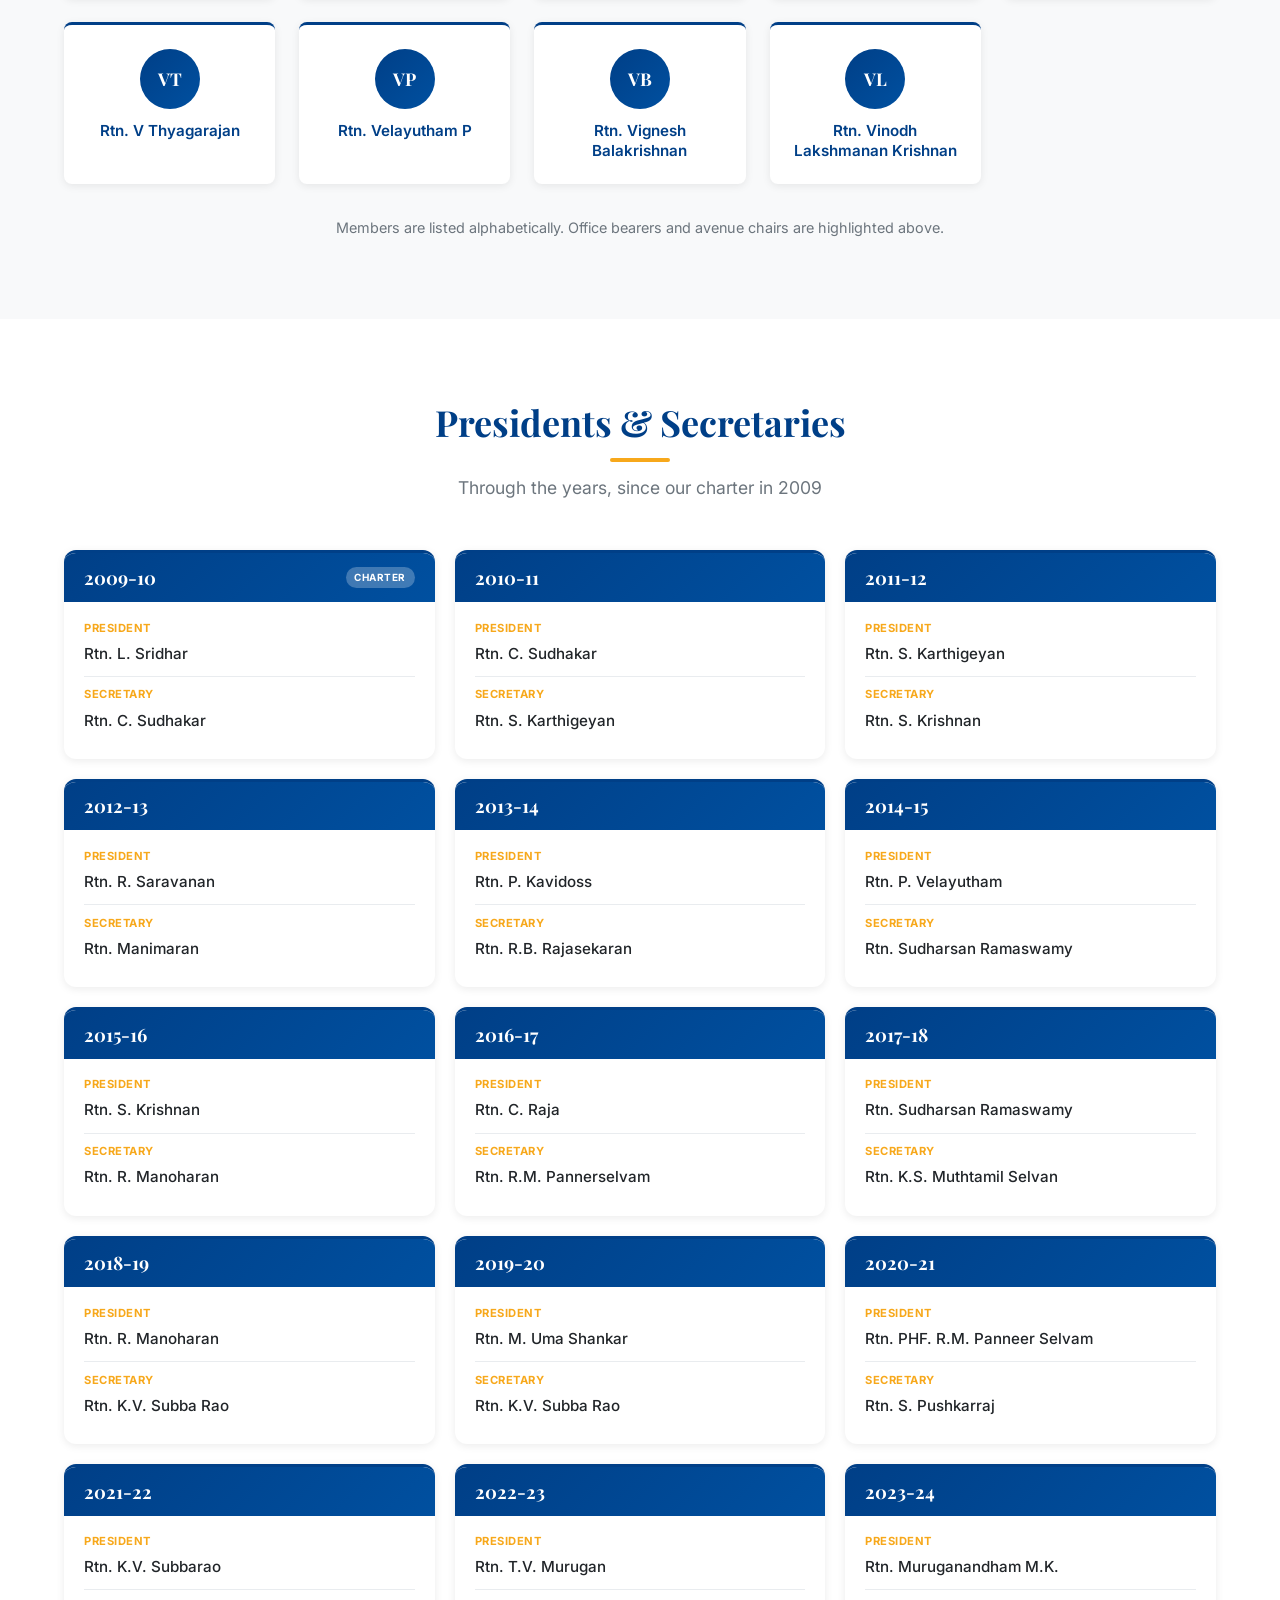
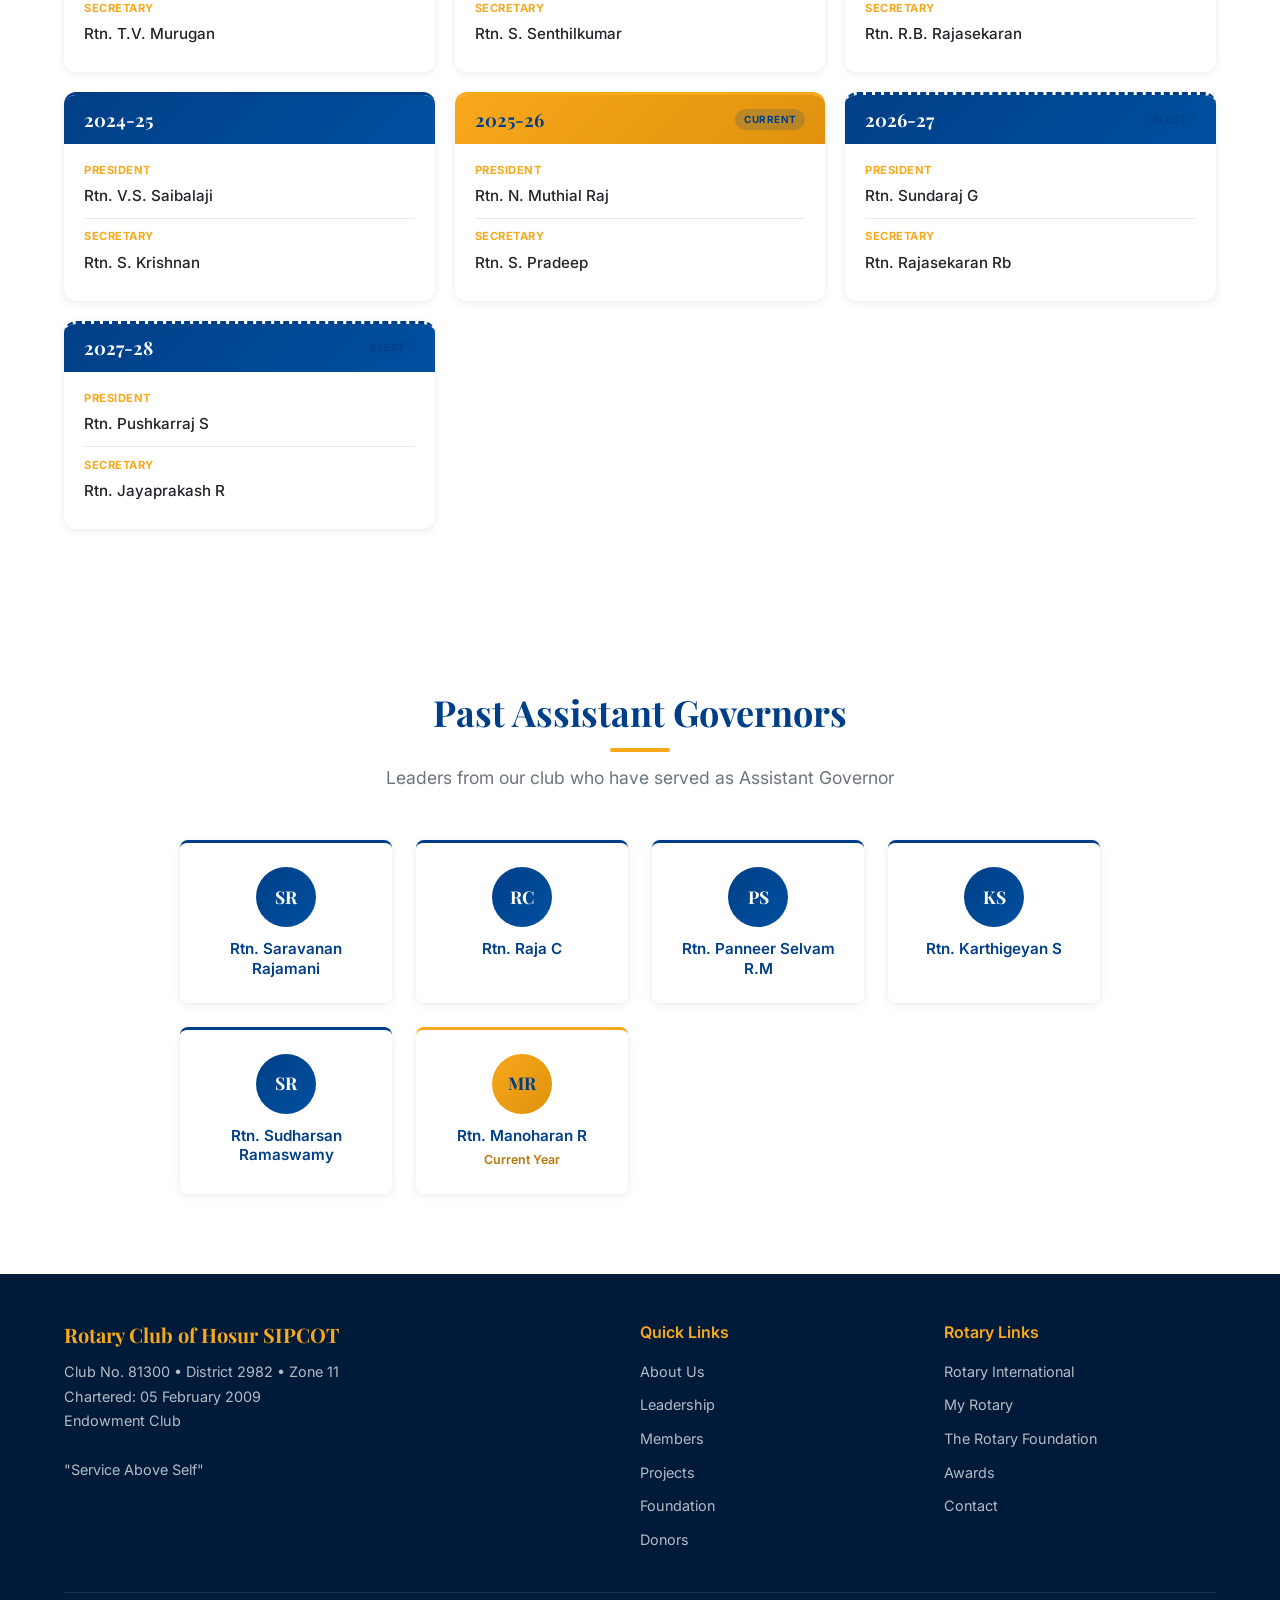
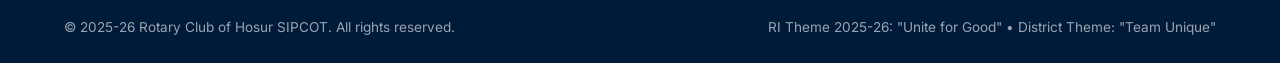
<file: members.html>
<!DOCTYPE html>
<html lang="en">
<head>
  <meta charset="UTF-8">
  <meta name="viewport" content="width=device-width, initial-scale=1.0">
  <title>Members &amp; Leadership | Rotary Club of Hosur SIPCOT</title>
  <meta name="description" content="Members, Office Bearers and the Presidents &amp; Secretaries through the years of the Rotary Club of Hosur SIPCOT, District 2982, since 2009.">
  <link rel="canonical" href="https://rotarysipcot.com/members.html">

  <!-- Fonts -->
  <link rel="preconnect" href="https://fonts.googleapis.com">
  <link rel="preconnect" href="https://fonts.gstatic.com" crossorigin>
  <link href="https://fonts.googleapis.com/css2?family=Inter:wght@300;400;500;600;700&family=Playfair+Display:ital,wght@0,400;0,700;1,400&display=swap" rel="stylesheet">

  <!-- Stylesheet -->
  <link rel="stylesheet" href="css/styles.css">
</head>
<body>

  <!-- Navigation -->
  <nav class="navbar" id="navbar">
    <div class="container">
      <a href="index.html" class="nav-brand">
        <!-- Rotary Wheel SVG -->
        <svg class="rotary-wheel" viewBox="0 0 100 100" xmlns="http://www.w3.org/2000/svg">
          <circle cx="50" cy="50" r="45" fill="none" stroke="#003F87" stroke-width="6"/>
          <circle cx="50" cy="50" r="30" fill="none" stroke="#F7A81B" stroke-width="4"/>
          <circle cx="50" cy="50" r="10" fill="#003F87"/>
          <g stroke="#003F87" stroke-width="4">
            <line x1="50" y1="5" x2="50" y2="20"/>
            <line x1="50" y1="80" x2="50" y2="95"/>
            <line x1="5" y1="50" x2="20" y2="50"/>
            <line x1="80" y1="50" x2="95" y2="50"/>
            <line x1="18" y1="18" x2="29" y2="29"/>
            <line x1="71" y1="71" x2="82" y2="82"/>
            <line x1="82" y1="18" x2="71" y2="29"/>
            <line x1="29" y1="71" x2="18" y2="82"/>
          </g>
        </svg>
        RC Hosur SIPCOT
      </a>
      <div class="nav-links" id="navLinks">
        <a href="index.html#about">About</a>
        <a href="index.html#leadership">Leadership</a>
        <a href="members.html">Members</a>
        <a href="projects.html">Projects</a>
        <a href="index.html#foundation">Foundation</a>
        <a href="index.html#awards">Awards</a>
        <a href="index.html#donors">Donors</a>
        <a href="index.html#gallery">Gallery</a>
        <a href="index.html#contact">Contact</a>
      </div>
      <button class="nav-toggle" id="navToggle" aria-label="Toggle navigation">
        <span></span>
        <span></span>
        <span></span>
      </button>
    </div>
  </nav>

  <!-- Page Header -->
  <section class="page-header">
    <div class="container">
      <h1>Members &amp; Leadership</h1>
      <p>Our office bearers, members, and the leaders who have served since 2009</p>
    </div>
  </section>

  <!-- Office Bearers Section -->
  <section class="section" id="office-bearers">
    <div class="container">
      <div class="section-title">
        <h2>2025-26 Office Bearers</h2>
        <span class="underline"></span>
        <p>Leading the club this Rotary year</p>
      </div>
      <div class="leadership-grid">
        <div class="leader-card">
          <div class="leader-avatar leader-avatar--photo"><img src="images/muthial-raj.jpeg" alt="Rtn. N. Muthial Raj" loading="lazy"></div>
          <h3>Rtn. N. Muthial Raj</h3>
          <div class="role">President</div>
          <span class="badge">Endowment Donor</span>
        </div>
        <div class="leader-card">
          <div class="leader-avatar leader-avatar--photo"><img src="images/s-pradeep.jpeg" alt="Rtn. S. Pradeep" loading="lazy"></div>
          <h3>Rtn. S. Pradeep</h3>
          <div class="role">Secretary</div>
          <span class="badge">Endowment Donor</span>
        </div>
        <div class="leader-card">
          <div class="leader-avatar leader-avatar--photo"><img src="images/naveen-kumar.jpeg" alt="Rtn. P. Naveen Kumar" loading="lazy"></div>
          <h3>Rtn. P. Naveen Kumar</h3>
          <div class="role">Treasurer</div>
        </div>
      </div>
    </div>
  </section>

  <!-- Members Section -->
  <section class="section section-alt" id="members">
    <div class="container">
      <div class="section-title">
        <h2>Our Members</h2>
        <span class="underline"></span>
        <p>The Rotarians of our 60+ member club serving in 2025-26</p>
      </div>
      <div class="members-grid">
        <div class="member-card">
          <div class="member-avatar">AE</div>
          <h4>Rtn. A Elamparithi</h4>
        </div>
        <div class="member-card">
          <div class="member-avatar">AR</div>
          <h4>Rtn. Arun Ramasamy</h4>
        </div>
        <div class="member-card">
          <div class="member-avatar">AK</div>
          <h4>Rtn. Ashok Kumar N</h4>
        </div>
        <div class="member-card">
          <div class="member-avatar">BV</div>
          <h4>Rtn. B.v Naveen Kumar</h4>
        </div>
        <div class="member-card">
          <div class="member-avatar">CE</div>
          <h4>Rtn. C Elayaperumal</h4>
        </div>
        <div class="member-card">
          <div class="member-avatar">DK</div>
          <h4>Rtn. D.k. Mahanth</h4>
        </div>
        <div class="member-card">
          <div class="member-avatar">DP</div>
          <h4>Rtn. Debasis Pal</h4>
        </div>
        <div class="member-card">
          <div class="member-avatar">DC</div>
          <h4>Rtn. Deepak Chakaravarthy P</h4>
        </div>
        <div class="member-card">
          <div class="member-avatar">EA</div>
          <h4>Rtn. Elangovan A</h4>
        </div>
        <div class="member-card">
          <div class="member-avatar">GA</div>
          <h4>Rtn. G Ashok Kumar</h4>
        </div>
        <div class="member-card">
          <div class="member-avatar">GG</div>
          <h4>Rtn. Gajendiran G</h4>
        </div>
        <div class="member-card">
          <div class="member-avatar">JR</div>
          <h4>Rtn. J Ramkumar</h4>
        </div>
        <div class="member-card">
          <div class="member-avatar">JR</div>
          <h4>Rtn. Jayaprakash R</h4>
        </div>
        <div class="member-card">
          <div class="member-avatar">KC</div>
          <h4>Rtn. K Cannane</h4>
        </div>
        <div class="member-card">
          <div class="member-avatar">KM</div>
          <h4>Rtn. K Mani</h4>
        </div>
        <div class="member-card">
          <div class="member-avatar">KS</div>
          <h4>Rtn. Karthigeyan S</h4>
        </div>
        <div class="member-card">
          <div class="member-avatar">KP</div>
          <h4>Rtn. Kavidoss P</h4>
        </div>
        <div class="member-card">
          <div class="member-avatar">KS</div>
          <h4>Rtn. Krishnan S</h4>
        </div>
        <div class="member-card">
          <div class="member-avatar">MD</div>
          <h4>Rtn. M Dineshkumar</h4>
        </div>
        <div class="member-card">
          <div class="member-avatar">MA</div>
          <h4>Rtn. Manjunath A</h4>
        </div>
        <div class="member-card">
          <div class="member-avatar">MM</div>
          <h4>Rtn. Manoharan M G</h4>
        </div>
        <div class="member-card">
          <div class="member-avatar">MR</div>
          <h4>Rtn. Manoharan R</h4>
        </div>
        <div class="member-card">
          <div class="member-avatar">MR</div>
          <h4>Rtn. Mohanasundaram R</h4>
        </div>
        <div class="member-card">
          <div class="member-avatar">MT</div>
          <h4>Rtn. Murugan T.V.</h4>
        </div>
        <div class="member-card">
          <div class="member-avatar">MM</div>
          <h4>Rtn. Muruganandham M.K</h4>
        </div>
        <div class="member-card">
          <div class="member-avatar">MN</div>
          <h4>Rtn. Muthialraj N</h4>
        </div>
        <div class="member-card">
          <div class="member-avatar">NS</div>
          <h4>Rtn. N Sivashankar</h4>
        </div>
        <div class="member-card">
          <div class="member-avatar">NK</div>
          <h4>Rtn. Naveen Kumar Palaniyandi</h4>
        </div>
        <div class="member-card">
          <div class="member-avatar">PS</div>
          <h4>Rtn. Panneer Selvam R.M</h4>
        </div>
        <div class="member-card">
          <div class="member-avatar">PA</div>
          <h4>Rtn. Prakash A</h4>
        </div>
        <div class="member-card">
          <div class="member-avatar">PS</div>
          <h4>Rtn. Pushkarraj S</h4>
        </div>
        <div class="member-card">
          <div class="member-avatar">RP</div>
          <h4>Rtn. Radhakrishnan Pv</h4>
        </div>
        <div class="member-card">
          <div class="member-avatar">RV</div>
          <h4>Rtn. Raghukumar V.</h4>
        </div>
        <div class="member-card">
          <div class="member-avatar">RC</div>
          <h4>Rtn. Raja C</h4>
        </div>
        <div class="member-card">
          <div class="member-avatar">RP</div>
          <h4>Rtn. Raja P</h4>
        </div>
        <div class="member-card">
          <div class="member-avatar">RP</div>
          <h4>Rtn. Rajasekaran P</h4>
        </div>
        <div class="member-card">
          <div class="member-avatar">RR</div>
          <h4>Rtn. Rajasekaran Rb</h4>
        </div>
        <div class="member-card">
          <div class="member-avatar">RP</div>
          <h4>Rtn. Rajendran Pichaimurthy</h4>
        </div>
        <div class="member-card">
          <div class="member-avatar">RS</div>
          <h4>Rtn. Raju Santra</h4>
        </div>
        <div class="member-card">
          <div class="member-avatar">RP</div>
          <h4>Rtn. Ramesh P</h4>
        </div>
        <div class="member-card">
          <div class="member-avatar">RS</div>
          <h4>Rtn. Ramesh S</h4>
        </div>
        <div class="member-card">
          <div class="member-avatar">RK</div>
          <h4>Rtn. Ranajit Keshari Pattanaik</h4>
        </div>
        <div class="member-card">
          <div class="member-avatar">SA</div>
          <h4>Rtn. S Arumugam</h4>
        </div>
        <div class="member-card">
          <div class="member-avatar">SC</div>
          <h4>Rtn. S Chandran</h4>
        </div>
        <div class="member-card">
          <div class="member-avatar">SK</div>
          <h4>Rtn. S Kannan</h4>
        </div>
        <div class="member-card">
          <div class="member-avatar">SM</div>
          <h4>Rtn. S Murugaraju</h4>
        </div>
        <div class="member-card">
          <div class="member-avatar">SP</div>
          <h4>Rtn. S Pradeep</h4>
        </div>
        <div class="member-card">
          <div class="member-avatar">SS</div>
          <h4>Rtn. S. Sudhakar</h4>
        </div>
        <div class="member-card">
          <div class="member-avatar">SB</div>
          <h4>Rtn. Sai Balaji V.S</h4>
        </div>
        <div class="member-card">
          <div class="member-avatar">SR</div>
          <h4>Rtn. Sankar R</h4>
        </div>
        <div class="member-card">
          <div class="member-avatar">SR</div>
          <h4>Rtn. Saravanan Rajamani</h4>
        </div>
        <div class="member-card">
          <div class="member-avatar">SS</div>
          <h4>Rtn. Selva Senthil S</h4>
        </div>
        <div class="member-card">
          <div class="member-avatar">SK</div>
          <h4>Rtn. Senthil Kumar S</h4>
        </div>
        <div class="member-card">
          <div class="member-avatar">SS</div>
          <h4>Rtn. Shyam Srinivas S</h4>
        </div>
        <div class="member-card">
          <div class="member-avatar">SR</div>
          <h4>Rtn. Srinivasan R.</h4>
        </div>
        <div class="member-card">
          <div class="member-avatar">SR</div>
          <h4>Rtn. Subba Rao K.V</h4>
        </div>
        <div class="member-card">
          <div class="member-avatar">SR</div>
          <h4>Rtn. Sudharsan Ramaswamy</h4>
        </div>
        <div class="member-card">
          <div class="member-avatar">SG</div>
          <h4>Rtn. Sundaraj G</h4>
        </div>
        <div class="member-card">
          <div class="member-avatar">TR</div>
          <h4>Rtn. Thirupathi R</h4>
        </div>
        <div class="member-card">
          <div class="member-avatar">UM</div>
          <h4>Rtn. Umashankar M</h4>
        </div>
        <div class="member-card">
          <div class="member-avatar">VT</div>
          <h4>Rtn. V Thyagarajan</h4>
        </div>
        <div class="member-card">
          <div class="member-avatar">VP</div>
          <h4>Rtn. Velayutham P</h4>
        </div>
        <div class="member-card">
          <div class="member-avatar">VB</div>
          <h4>Rtn. Vignesh Balakrishnan</h4>
        </div>
        <div class="member-card">
          <div class="member-avatar">VL</div>
          <h4>Rtn. Vinodh Lakshmanan Krishnan</h4>
        </div>
      </div>
      <p class="members-note">Members are listed alphabetically. Office bearers and avenue chairs are highlighted above.</p>
    </div>
  </section>

  <!-- Presidents & Secretaries Section -->
  <section class="section" id="leaders-history">
    <div class="container">
      <div class="section-title">
        <h2>Presidents &amp; Secretaries</h2>
        <span class="underline"></span>
        <p>Through the years, since our charter in 2009</p>
      </div>
      <div class="term-list">
        <div class="term-card">
          <div class="term-year">2009-10 <span class="term-flag">Charter</span></div>
          <div class="term-people">
            <div class="term-person">
              <span class="term-label">President</span>
              <span class="term-name">Rtn. L. Sridhar</span>
            </div>
            <div class="term-person">
              <span class="term-label">Secretary</span>
              <span class="term-name">Rtn. C. Sudhakar</span>
            </div>
          </div>
        </div>
        <div class="term-card">
          <div class="term-year">2010-11</div>
          <div class="term-people">
            <div class="term-person">
              <span class="term-label">President</span>
              <span class="term-name">Rtn. C. Sudhakar</span>
            </div>
            <div class="term-person">
              <span class="term-label">Secretary</span>
              <span class="term-name">Rtn. S. Karthigeyan</span>
            </div>
          </div>
        </div>
        <div class="term-card">
          <div class="term-year">2011-12</div>
          <div class="term-people">
            <div class="term-person">
              <span class="term-label">President</span>
              <span class="term-name">Rtn. S. Karthigeyan</span>
            </div>
            <div class="term-person">
              <span class="term-label">Secretary</span>
              <span class="term-name">Rtn. S. Krishnan</span>
            </div>
          </div>
        </div>
        <div class="term-card">
          <div class="term-year">2012-13</div>
          <div class="term-people">
            <div class="term-person">
              <span class="term-label">President</span>
              <span class="term-name">Rtn. R. Saravanan</span>
            </div>
            <div class="term-person">
              <span class="term-label">Secretary</span>
              <span class="term-name">Rtn. Manimaran</span>
            </div>
          </div>
        </div>
        <div class="term-card">
          <div class="term-year">2013-14</div>
          <div class="term-people">
            <div class="term-person">
              <span class="term-label">President</span>
              <span class="term-name">Rtn. P. Kavidoss</span>
            </div>
            <div class="term-person">
              <span class="term-label">Secretary</span>
              <span class="term-name">Rtn. R.B. Rajasekaran</span>
            </div>
          </div>
        </div>
        <div class="term-card">
          <div class="term-year">2014-15</div>
          <div class="term-people">
            <div class="term-person">
              <span class="term-label">President</span>
              <span class="term-name">Rtn. P. Velayutham</span>
            </div>
            <div class="term-person">
              <span class="term-label">Secretary</span>
              <span class="term-name">Rtn. Sudharsan Ramaswamy</span>
            </div>
          </div>
        </div>
        <div class="term-card">
          <div class="term-year">2015-16</div>
          <div class="term-people">
            <div class="term-person">
              <span class="term-label">President</span>
              <span class="term-name">Rtn. S. Krishnan</span>
            </div>
            <div class="term-person">
              <span class="term-label">Secretary</span>
              <span class="term-name">Rtn. R. Manoharan</span>
            </div>
          </div>
        </div>
        <div class="term-card">
          <div class="term-year">2016-17</div>
          <div class="term-people">
            <div class="term-person">
              <span class="term-label">President</span>
              <span class="term-name">Rtn. C. Raja</span>
            </div>
            <div class="term-person">
              <span class="term-label">Secretary</span>
              <span class="term-name">Rtn. R.M. Pannerselvam</span>
            </div>
          </div>
        </div>
        <div class="term-card">
          <div class="term-year">2017-18</div>
          <div class="term-people">
            <div class="term-person">
              <span class="term-label">President</span>
              <span class="term-name">Rtn. Sudharsan Ramaswamy</span>
            </div>
            <div class="term-person">
              <span class="term-label">Secretary</span>
              <span class="term-name">Rtn. K.S. Muthtamil Selvan</span>
            </div>
          </div>
        </div>
        <div class="term-card">
          <div class="term-year">2018-19</div>
          <div class="term-people">
            <div class="term-person">
              <span class="term-label">President</span>
              <span class="term-name">Rtn. R. Manoharan</span>
            </div>
            <div class="term-person">
              <span class="term-label">Secretary</span>
              <span class="term-name">Rtn. K.V. Subba Rao</span>
            </div>
          </div>
        </div>
        <div class="term-card">
          <div class="term-year">2019-20</div>
          <div class="term-people">
            <div class="term-person">
              <span class="term-label">President</span>
              <span class="term-name">Rtn. M. Uma Shankar</span>
            </div>
            <div class="term-person">
              <span class="term-label">Secretary</span>
              <span class="term-name">Rtn. K.V. Subba Rao</span>
            </div>
          </div>
        </div>
        <div class="term-card">
          <div class="term-year">2020-21</div>
          <div class="term-people">
            <div class="term-person">
              <span class="term-label">President</span>
              <span class="term-name">Rtn. PHF. R.M. Panneer Selvam</span>
            </div>
            <div class="term-person">
              <span class="term-label">Secretary</span>
              <span class="term-name">Rtn. S. Pushkarraj</span>
            </div>
          </div>
        </div>
        <div class="term-card">
          <div class="term-year">2021-22</div>
          <div class="term-people">
            <div class="term-person">
              <span class="term-label">President</span>
              <span class="term-name">Rtn. K.V. Subbarao</span>
            </div>
            <div class="term-person">
              <span class="term-label">Secretary</span>
              <span class="term-name">Rtn. T.V. Murugan</span>
            </div>
          </div>
        </div>
        <div class="term-card">
          <div class="term-year">2022-23</div>
          <div class="term-people">
            <div class="term-person">
              <span class="term-label">President</span>
              <span class="term-name">Rtn. T.V. Murugan</span>
            </div>
            <div class="term-person">
              <span class="term-label">Secretary</span>
              <span class="term-name">Rtn. S. Senthilkumar</span>
            </div>
          </div>
        </div>
        <div class="term-card">
          <div class="term-year">2023-24</div>
          <div class="term-people">
            <div class="term-person">
              <span class="term-label">President</span>
              <span class="term-name">Rtn. Muruganandham M.K.</span>
            </div>
            <div class="term-person">
              <span class="term-label">Secretary</span>
              <span class="term-name">Rtn. R.B. Rajasekaran</span>
            </div>
          </div>
        </div>
        <div class="term-card">
          <div class="term-year">2024-25</div>
          <div class="term-people">
            <div class="term-person">
              <span class="term-label">President</span>
              <span class="term-name">Rtn. V.S. Saibalaji</span>
            </div>
            <div class="term-person">
              <span class="term-label">Secretary</span>
              <span class="term-name">Rtn. S. Krishnan</span>
            </div>
          </div>
        </div>
        <div class="term-card term-card--current">
          <div class="term-year">2025-26 <span class="term-flag term-flag--current">Current</span></div>
          <div class="term-people">
            <div class="term-person">
              <span class="term-label">President</span>
              <span class="term-name">Rtn. N. Muthial Raj</span>
            </div>
            <div class="term-person">
              <span class="term-label">Secretary</span>
              <span class="term-name">Rtn. S. Pradeep</span>
            </div>
          </div>
        </div>
        <div class="term-card term-card--elect">
          <div class="term-year">2026-27 <span class="term-flag term-flag--elect">Elect</span></div>
          <div class="term-people">
            <div class="term-person">
              <span class="term-label">President</span>
              <span class="term-name">Rtn. Sundaraj G</span>
            </div>
            <div class="term-person">
              <span class="term-label">Secretary</span>
              <span class="term-name">Rtn. Rajasekaran Rb</span>
            </div>
          </div>
        </div>
        <div class="term-card term-card--elect">
          <div class="term-year">2027-28 <span class="term-flag term-flag--elect">Elect</span></div>
          <div class="term-people">
            <div class="term-person">
              <span class="term-label">President</span>
              <span class="term-name">Rtn. Pushkarraj S</span>
            </div>
            <div class="term-person">
              <span class="term-label">Secretary</span>
              <span class="term-name">Rtn. Jayaprakash R</span>
            </div>
          </div>
        </div>
      </div>
    </div>
  </section>

  <!-- Past Assistant Governors Section -->
  <section class="section" id="assistant-governors">
    <div class="container">
      <div class="section-title">
        <h2>Past Assistant Governors</h2>
        <span class="underline"></span>
        <p>Leaders from our club who have served as Assistant Governor</p>
      </div>
      <div class="members-grid ag-grid">
        <div class="member-card">
          <div class="member-avatar">SR</div>
          <h4>Rtn. Saravanan Rajamani</h4>
        </div>
        <div class="member-card">
          <div class="member-avatar">RC</div>
          <h4>Rtn. Raja C</h4>
        </div>
        <div class="member-card">
          <div class="member-avatar">PS</div>
          <h4>Rtn. Panneer Selvam R.M</h4>
        </div>
        <div class="member-card">
          <div class="member-avatar">KS</div>
          <h4>Rtn. Karthigeyan S</h4>
        </div>
        <div class="member-card">
          <div class="member-avatar">SR</div>
          <h4>Rtn. Sudharsan Ramaswamy</h4>
        </div>
        <div class="member-card member-card--current">
          <div class="member-avatar member-avatar--current">MR</div>
          <h4>Rtn. Manoharan R</h4>
          <div class="member-role">Current Year</div>
        </div>
      </div>
    </div>
  </section>

  <!-- Footer -->
  <footer class="footer">
    <div class="container">
      <div class="footer-grid">
        <div class="footer-brand">
          <h3>Rotary Club of Hosur SIPCOT</h3>
          <p>
            Club No. 81300 &bull; District 2982 &bull; Zone 11<br>
            Chartered: 05 February 2009<br>
            Endowment Club<br><br>
            "Service Above Self"
          </p>
        </div>
        <div class="footer-links">
          <h4>Quick Links</h4>
          <ul>
            <li><a href="index.html#about">About Us</a></li>
            <li><a href="index.html#leadership">Leadership</a></li>
            <li><a href="members.html">Members</a></li>
            <li><a href="projects.html">Projects</a></li>
            <li><a href="index.html#foundation">Foundation</a></li>
            <li><a href="index.html#donors">Donors</a></li>
          </ul>
        </div>
        <div class="footer-quick">
          <h4>Rotary Links</h4>
          <ul>
            <li><a href="https://www.rotary.org" target="_blank" rel="noopener">Rotary International</a></li>
            <li><a href="https://my.rotary.org" target="_blank" rel="noopener">My Rotary</a></li>
            <li><a href="https://www.rotary.org/en/about-rotary/rotary-foundation" target="_blank" rel="noopener">The Rotary Foundation</a></li>
            <li><a href="index.html#awards">Awards</a></li>
            <li><a href="index.html#contact">Contact</a></li>
          </ul>
        </div>
      </div>
      <div class="footer-bottom">
        <p>&copy; 2025-26 Rotary Club of Hosur SIPCOT. All rights reserved.</p>
        <p>RI Theme 2025-26: "Unite for Good" &bull; District Theme: "Team Unique"</p>
      </div>
    </div>
  </footer>

  <!-- Back to Top -->
  <button class="back-to-top" id="backToTop" aria-label="Back to top">&#8593;</button>

  <!-- Script -->
  <script>
    // Mobile nav toggle
    const navToggle = document.getElementById('navToggle');
    const navLinks = document.getElementById('navLinks');
    navToggle.addEventListener('click', () => {
      navLinks.classList.toggle('active');
    });

    // Close mobile nav on link click
    navLinks.querySelectorAll('a').forEach(link => {
      link.addEventListener('click', () => {
        navLinks.classList.remove('active');
      });
    });

    // Back to top button
    const backToTop = document.getElementById('backToTop');
    window.addEventListener('scroll', () => {
      if (window.scrollY > 400) {
        backToTop.classList.add('visible');
      } else {
        backToTop.classList.remove('visible');
      }
    });
    backToTop.addEventListener('click', () => {
      window.scrollTo({ top: 0, behavior: 'smooth' });
    });
  </script>

</body>
</html>
</file>
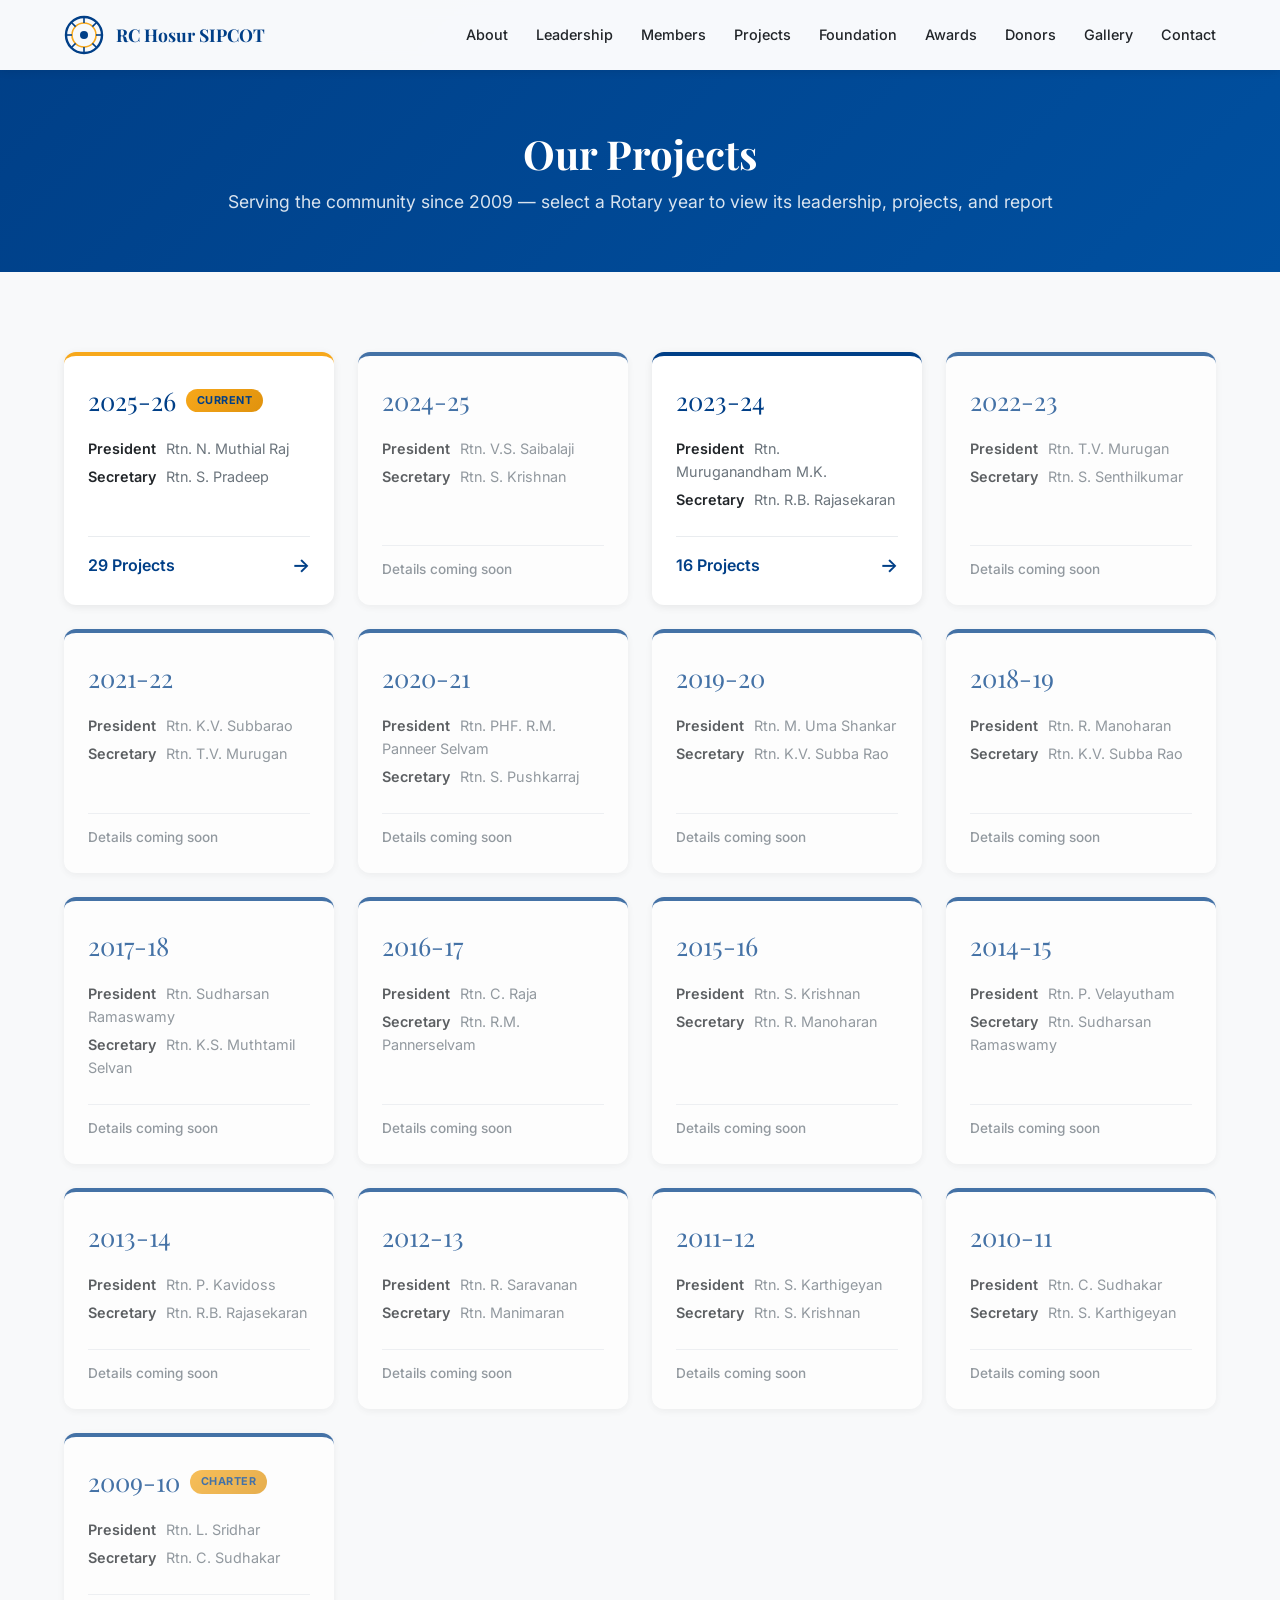
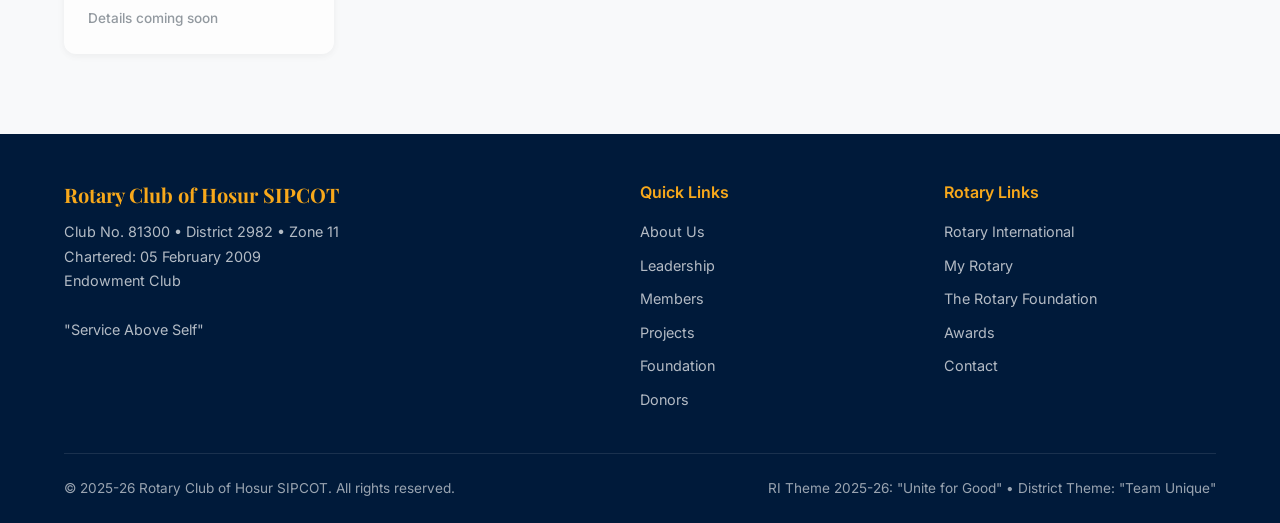
<file: projects.html>
<!DOCTYPE html>
<html lang="en">
<head>
  <meta charset="UTF-8">
  <meta name="viewport" content="width=device-width, initial-scale=1.0">
  <title>Projects | Rotary Club of Hosur SIPCOT</title>
  <meta name="description" content="Year-by-year community service projects of the Rotary Club of Hosur SIPCOT, District 2982, since 2009 — leadership, projects, and downloadable project books.">
  <link rel="canonical" href="https://rotarysipcot.com/projects.html">

  <!-- Fonts -->
  <link rel="preconnect" href="https://fonts.googleapis.com">
  <link rel="preconnect" href="https://fonts.gstatic.com" crossorigin>
  <link href="https://fonts.googleapis.com/css2?family=Inter:wght@300;400;500;600;700&family=Playfair+Display:ital,wght@0,400;0,700;1,400&display=swap" rel="stylesheet">

  <!-- Stylesheet -->
  <link rel="stylesheet" href="css/styles.css">
</head>
<body>

  <!-- Navigation -->
  <nav class="navbar" id="navbar">
    <div class="container">
      <a href="index.html" class="nav-brand">
        <!-- Rotary Wheel SVG -->
        <svg class="rotary-wheel" viewBox="0 0 100 100" xmlns="http://www.w3.org/2000/svg">
          <circle cx="50" cy="50" r="45" fill="none" stroke="#003F87" stroke-width="6"/>
          <circle cx="50" cy="50" r="30" fill="none" stroke="#F7A81B" stroke-width="4"/>
          <circle cx="50" cy="50" r="10" fill="#003F87"/>
          <g stroke="#003F87" stroke-width="4">
            <line x1="50" y1="5" x2="50" y2="20"/>
            <line x1="50" y1="80" x2="50" y2="95"/>
            <line x1="5" y1="50" x2="20" y2="50"/>
            <line x1="80" y1="50" x2="95" y2="50"/>
            <line x1="18" y1="18" x2="29" y2="29"/>
            <line x1="71" y1="71" x2="82" y2="82"/>
            <line x1="82" y1="18" x2="71" y2="29"/>
            <line x1="29" y1="71" x2="18" y2="82"/>
          </g>
        </svg>
        RC Hosur SIPCOT
      </a>
      <div class="nav-links" id="navLinks">
        <a href="index.html#about">About</a>
        <a href="index.html#leadership">Leadership</a>
        <a href="members.html">Members</a>
        <a href="projects.html">Projects</a>
        <a href="index.html#foundation">Foundation</a>
        <a href="index.html#awards">Awards</a>
        <a href="index.html#donors">Donors</a>
        <a href="index.html#gallery">Gallery</a>
        <a href="index.html#contact">Contact</a>
      </div>
      <button class="nav-toggle" id="navToggle" aria-label="Toggle navigation">
        <span></span>
        <span></span>
        <span></span>
      </button>
    </div>
  </nav>

  <!-- Page Header -->
  <section class="page-header">
    <div class="container">
      <h1>Our Projects</h1>
      <p>Serving the community since 2009 &mdash; select a Rotary year to view its leadership, projects, and report</p>
    </div>
  </section>

  <!-- Projects Hub -->
  <section class="section section-alt">
    <div class="container">
      <div class="year-tiles">

        <a class="year-tile year-tile--current" href="projects/2025-26.html">
          <div class="yt-year">2025-26 <span class="year-flag">Current</span></div>
          <div class="yt-leaders">
            <div><strong>President</strong> Rtn. N. Muthial Raj</div>
            <div><strong>Secretary</strong> Rtn. S. Pradeep</div>
          </div>
          <div class="yt-foot">29 Projects <span class="yt-arrow">&rarr;</span></div>
        </a>

        <div class="year-tile year-tile--soon">
          <div class="yt-year">2024-25</div>
          <div class="yt-leaders">
            <div><strong>President</strong> Rtn. V.S. Saibalaji</div>
            <div><strong>Secretary</strong> Rtn. S. Krishnan</div>
          </div>
          <div class="yt-foot">Details coming soon</div>
        </div>

        <a class="year-tile" href="projects/2023-24.html">
          <div class="yt-year">2023-24</div>
          <div class="yt-leaders">
            <div><strong>President</strong> Rtn. Muruganandham M.K.</div>
            <div><strong>Secretary</strong> Rtn. R.B. Rajasekaran</div>
          </div>
          <div class="yt-foot">16 Projects <span class="yt-arrow">&rarr;</span></div>
        </a>

        <div class="year-tile year-tile--soon">
          <div class="yt-year">2022-23</div>
          <div class="yt-leaders">
            <div><strong>President</strong> Rtn. T.V. Murugan</div>
            <div><strong>Secretary</strong> Rtn. S. Senthilkumar</div>
          </div>
          <div class="yt-foot">Details coming soon</div>
        </div>

        <div class="year-tile year-tile--soon">
          <div class="yt-year">2021-22</div>
          <div class="yt-leaders">
            <div><strong>President</strong> Rtn. K.V. Subbarao</div>
            <div><strong>Secretary</strong> Rtn. T.V. Murugan</div>
          </div>
          <div class="yt-foot">Details coming soon</div>
        </div>

        <div class="year-tile year-tile--soon">
          <div class="yt-year">2020-21</div>
          <div class="yt-leaders">
            <div><strong>President</strong> Rtn. PHF. R.M. Panneer Selvam</div>
            <div><strong>Secretary</strong> Rtn. S. Pushkarraj</div>
          </div>
          <div class="yt-foot">Details coming soon</div>
        </div>

        <div class="year-tile year-tile--soon">
          <div class="yt-year">2019-20</div>
          <div class="yt-leaders">
            <div><strong>President</strong> Rtn. M. Uma Shankar</div>
            <div><strong>Secretary</strong> Rtn. K.V. Subba Rao</div>
          </div>
          <div class="yt-foot">Details coming soon</div>
        </div>

        <div class="year-tile year-tile--soon">
          <div class="yt-year">2018-19</div>
          <div class="yt-leaders">
            <div><strong>President</strong> Rtn. R. Manoharan</div>
            <div><strong>Secretary</strong> Rtn. K.V. Subba Rao</div>
          </div>
          <div class="yt-foot">Details coming soon</div>
        </div>

        <div class="year-tile year-tile--soon">
          <div class="yt-year">2017-18</div>
          <div class="yt-leaders">
            <div><strong>President</strong> Rtn. Sudharsan Ramaswamy</div>
            <div><strong>Secretary</strong> Rtn. K.S. Muthtamil Selvan</div>
          </div>
          <div class="yt-foot">Details coming soon</div>
        </div>

        <div class="year-tile year-tile--soon">
          <div class="yt-year">2016-17</div>
          <div class="yt-leaders">
            <div><strong>President</strong> Rtn. C. Raja</div>
            <div><strong>Secretary</strong> Rtn. R.M. Pannerselvam</div>
          </div>
          <div class="yt-foot">Details coming soon</div>
        </div>

        <div class="year-tile year-tile--soon">
          <div class="yt-year">2015-16</div>
          <div class="yt-leaders">
            <div><strong>President</strong> Rtn. S. Krishnan</div>
            <div><strong>Secretary</strong> Rtn. R. Manoharan</div>
          </div>
          <div class="yt-foot">Details coming soon</div>
        </div>

        <div class="year-tile year-tile--soon">
          <div class="yt-year">2014-15</div>
          <div class="yt-leaders">
            <div><strong>President</strong> Rtn. P. Velayutham</div>
            <div><strong>Secretary</strong> Rtn. Sudharsan Ramaswamy</div>
          </div>
          <div class="yt-foot">Details coming soon</div>
        </div>

        <div class="year-tile year-tile--soon">
          <div class="yt-year">2013-14</div>
          <div class="yt-leaders">
            <div><strong>President</strong> Rtn. P. Kavidoss</div>
            <div><strong>Secretary</strong> Rtn. R.B. Rajasekaran</div>
          </div>
          <div class="yt-foot">Details coming soon</div>
        </div>

        <div class="year-tile year-tile--soon">
          <div class="yt-year">2012-13</div>
          <div class="yt-leaders">
            <div><strong>President</strong> Rtn. R. Saravanan</div>
            <div><strong>Secretary</strong> Rtn. Manimaran</div>
          </div>
          <div class="yt-foot">Details coming soon</div>
        </div>

        <div class="year-tile year-tile--soon">
          <div class="yt-year">2011-12</div>
          <div class="yt-leaders">
            <div><strong>President</strong> Rtn. S. Karthigeyan</div>
            <div><strong>Secretary</strong> Rtn. S. Krishnan</div>
          </div>
          <div class="yt-foot">Details coming soon</div>
        </div>

        <div class="year-tile year-tile--soon">
          <div class="yt-year">2010-11</div>
          <div class="yt-leaders">
            <div><strong>President</strong> Rtn. C. Sudhakar</div>
            <div><strong>Secretary</strong> Rtn. S. Karthigeyan</div>
          </div>
          <div class="yt-foot">Details coming soon</div>
        </div>

        <div class="year-tile year-tile--soon">
          <div class="yt-year">2009-10 <span class="year-flag year-flag--elect">Charter</span></div>
          <div class="yt-leaders">
            <div><strong>President</strong> Rtn. L. Sridhar</div>
            <div><strong>Secretary</strong> Rtn. C. Sudhakar</div>
          </div>
          <div class="yt-foot">Details coming soon</div>
        </div>

      </div>
    </div>
  </section>

  <!-- Footer -->
  <footer class="footer">
    <div class="container">
      <div class="footer-grid">
        <div class="footer-brand">
          <h3>Rotary Club of Hosur SIPCOT</h3>
          <p>
            Club No. 81300 &bull; District 2982 &bull; Zone 11<br>
            Chartered: 05 February 2009<br>
            Endowment Club<br><br>
            "Service Above Self"
          </p>
        </div>
        <div class="footer-links">
          <h4>Quick Links</h4>
          <ul>
            <li><a href="index.html#about">About Us</a></li>
            <li><a href="index.html#leadership">Leadership</a></li>
            <li><a href="members.html">Members</a></li>
            <li><a href="projects.html">Projects</a></li>
            <li><a href="index.html#foundation">Foundation</a></li>
            <li><a href="index.html#donors">Donors</a></li>
          </ul>
        </div>
        <div class="footer-quick">
          <h4>Rotary Links</h4>
          <ul>
            <li><a href="https://www.rotary.org" target="_blank" rel="noopener">Rotary International</a></li>
            <li><a href="https://my.rotary.org" target="_blank" rel="noopener">My Rotary</a></li>
            <li><a href="https://www.rotary.org/en/about-rotary/rotary-foundation" target="_blank" rel="noopener">The Rotary Foundation</a></li>
            <li><a href="index.html#awards">Awards</a></li>
            <li><a href="index.html#contact">Contact</a></li>
          </ul>
        </div>
      </div>
      <div class="footer-bottom">
        <p>&copy; 2025-26 Rotary Club of Hosur SIPCOT. All rights reserved.</p>
        <p>RI Theme 2025-26: "Unite for Good" &bull; District Theme: "Team Unique"</p>
      </div>
    </div>
  </footer>

  <!-- Back to Top -->
  <button class="back-to-top" id="backToTop" aria-label="Back to top">&#8593;</button>

  <!-- Script -->
  <script>
    // Mobile nav toggle
    const navToggle = document.getElementById('navToggle');
    const navLinks = document.getElementById('navLinks');
    navToggle.addEventListener('click', () => {
      navLinks.classList.toggle('active');
    });

    // Close mobile nav on link click
    navLinks.querySelectorAll('a').forEach(link => {
      link.addEventListener('click', () => {
        navLinks.classList.remove('active');
      });
    });

    // Back to top button
    const backToTop = document.getElementById('backToTop');
    window.addEventListener('scroll', () => {
      if (window.scrollY > 400) {
        backToTop.classList.add('visible');
      } else {
        backToTop.classList.remove('visible');
      }
    });
    backToTop.addEventListener('click', () => {
      window.scrollTo({ top: 0, behavior: 'smooth' });
    });
  </script>

</body>
</html>
</file>
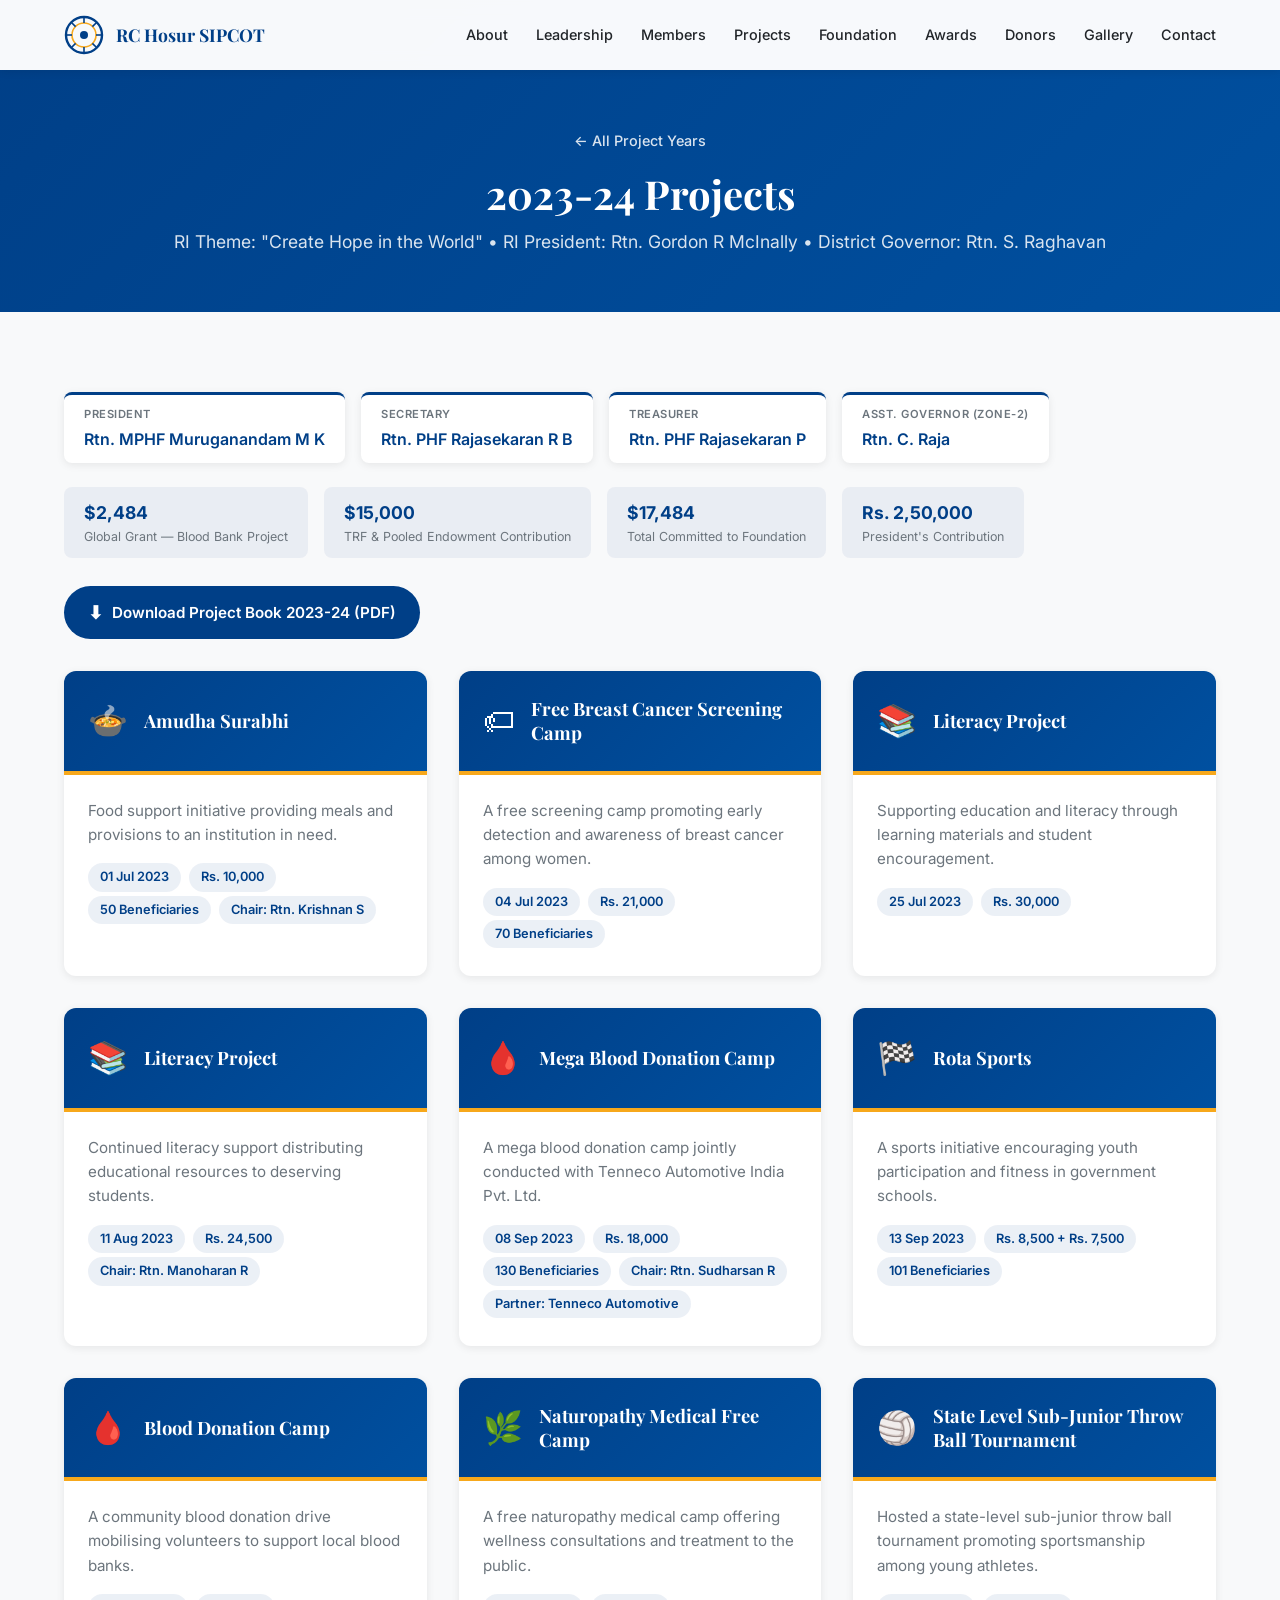
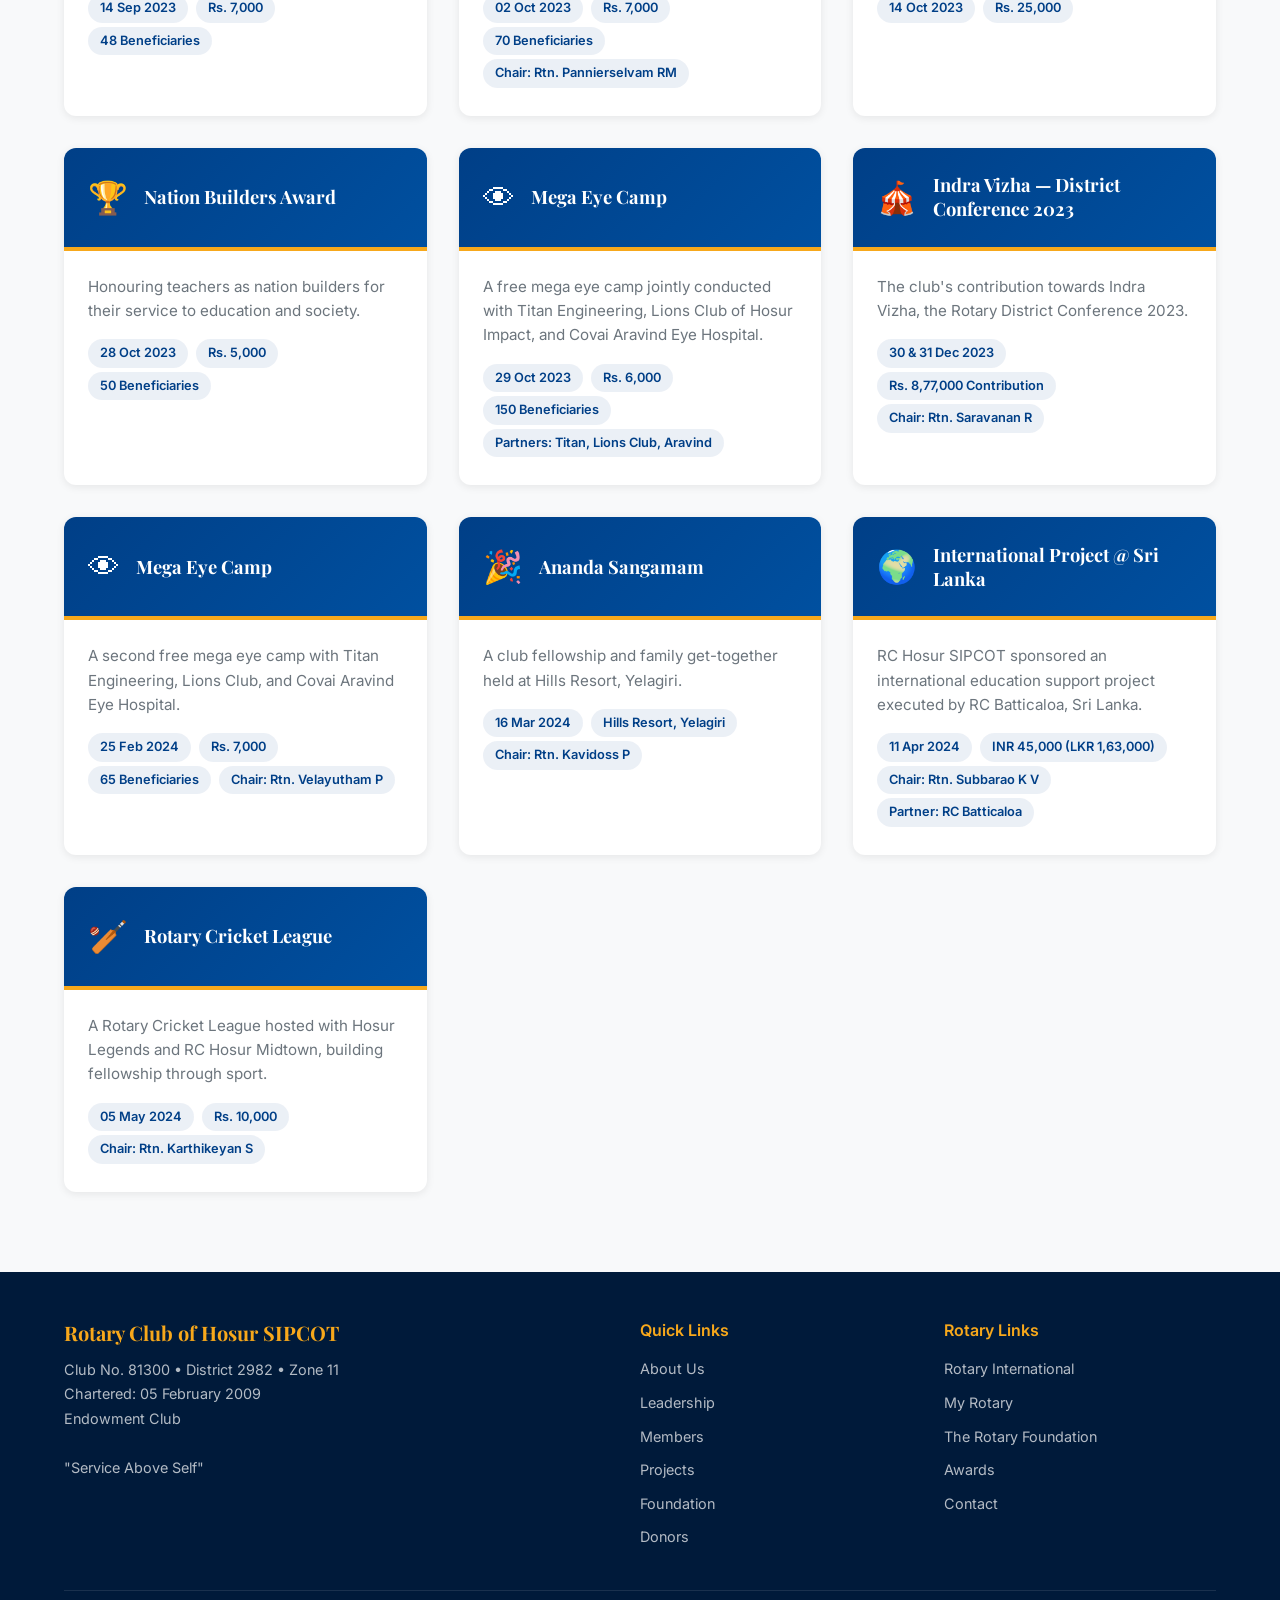
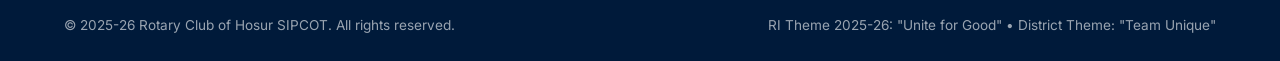
<file: projects/2023-24.html>
<!DOCTYPE html>
<html lang="en">
<head>
  <meta charset="UTF-8">
  <meta name="viewport" content="width=device-width, initial-scale=1.0">
  <title>2023-24 Projects | Rotary Club of Hosur SIPCOT</title>
  <meta name="description" content="Community service projects of the Rotary Club of Hosur SIPCOT for the Rotary year 2023-24 — leadership, foundation contributions, and downloadable project book.">
  <link rel="canonical" href="https://rotarysipcot.com/projects/2023-24.html">

  <!-- Fonts -->
  <link rel="preconnect" href="https://fonts.googleapis.com">
  <link rel="preconnect" href="https://fonts.gstatic.com" crossorigin>
  <link href="https://fonts.googleapis.com/css2?family=Inter:wght@300;400;500;600;700&family=Playfair+Display:ital,wght@0,400;0,700;1,400&display=swap" rel="stylesheet">

  <!-- Stylesheet -->
  <link rel="stylesheet" href="../css/styles.css">
</head>
<body>

  <!-- Navigation -->
  <nav class="navbar" id="navbar">
    <div class="container">
      <a href="../index.html" class="nav-brand">
        <!-- Rotary Wheel SVG -->
        <svg class="rotary-wheel" viewBox="0 0 100 100" xmlns="http://www.w3.org/2000/svg">
          <circle cx="50" cy="50" r="45" fill="none" stroke="#003F87" stroke-width="6"/>
          <circle cx="50" cy="50" r="30" fill="none" stroke="#F7A81B" stroke-width="4"/>
          <circle cx="50" cy="50" r="10" fill="#003F87"/>
          <g stroke="#003F87" stroke-width="4">
            <line x1="50" y1="5" x2="50" y2="20"/>
            <line x1="50" y1="80" x2="50" y2="95"/>
            <line x1="5" y1="50" x2="20" y2="50"/>
            <line x1="80" y1="50" x2="95" y2="50"/>
            <line x1="18" y1="18" x2="29" y2="29"/>
            <line x1="71" y1="71" x2="82" y2="82"/>
            <line x1="82" y1="18" x2="71" y2="29"/>
            <line x1="29" y1="71" x2="18" y2="82"/>
          </g>
        </svg>
        RC Hosur SIPCOT
      </a>
      <div class="nav-links" id="navLinks">
        <a href="../index.html#about">About</a>
        <a href="../index.html#leadership">Leadership</a>
        <a href="../members.html">Members</a>
        <a href="../projects.html">Projects</a>
        <a href="../index.html#foundation">Foundation</a>
        <a href="../index.html#awards">Awards</a>
        <a href="../index.html#donors">Donors</a>
        <a href="../index.html#gallery">Gallery</a>
        <a href="../index.html#contact">Contact</a>
      </div>
      <button class="nav-toggle" id="navToggle" aria-label="Toggle navigation">
        <span></span>
        <span></span>
        <span></span>
      </button>
    </div>
  </nav>

  <!-- Page Header -->
  <section class="page-header">
    <div class="container">
      <a href="../projects.html" class="back-link">&larr; All Project Years</a>
      <h1>2023-24 Projects</h1>
      <p>RI Theme: "Create Hope in the World" &bull; RI President: Rtn. Gordon R McInally &bull; District Governor: Rtn. S. Raghavan</p>
    </div>
  </section>

  <section class="section section-alt">
    <div class="container">

      <div class="year-leaders">
        <div class="leader-chip">
          <div class="chip-role">President</div>
          <div class="chip-name">Rtn. MPHF Muruganandam M K</div>
        </div>
        <div class="leader-chip">
          <div class="chip-role">Secretary</div>
          <div class="chip-name">Rtn. PHF Rajasekaran R B</div>
        </div>
        <div class="leader-chip">
          <div class="chip-role">Treasurer</div>
          <div class="chip-name">Rtn. PHF Rajasekaran P</div>
        </div>
        <div class="leader-chip">
          <div class="chip-role">Asst. Governor (Zone-2)</div>
          <div class="chip-name">Rtn. C. Raja</div>
        </div>
      </div>

      <div class="year-foundation">
        <div class="fnd-pill">
          <div class="fnd-amt">$2,484</div>
          <div class="fnd-label">Global Grant &mdash; Blood Bank Project</div>
        </div>
        <div class="fnd-pill">
          <div class="fnd-amt">$15,000</div>
          <div class="fnd-label">TRF &amp; Pooled Endowment Contribution</div>
        </div>
        <div class="fnd-pill">
          <div class="fnd-amt">$17,484</div>
          <div class="fnd-label">Total Committed to Foundation</div>
        </div>
        <div class="fnd-pill">
          <div class="fnd-amt">Rs. 2,50,000</div>
          <div class="fnd-label">President's Contribution</div>
        </div>
      </div>

      <div class="year-actions">
        <a class="btn-download" href="../resources/reports/Project-Book-2023-24.pdf" target="_blank" rel="noopener" download>
          <span class="dl-icon">&#11015;</span> Download Project Book 2023-24 (PDF)
        </a>
      </div>

      <div class="projects-grid">
        <div class="project-card project-card--text">
          <div class="project-header">
            <span class="project-icon">&#127858;</span>
            <h3>Amudha Surabhi</h3>
          </div>
          <div class="project-body">
            <p>Food support initiative providing meals and provisions to an institution in need.</p>
            <span class="project-tag">01 Jul 2023</span>
            <span class="project-tag">Rs. 10,000</span>
            <span class="project-tag">50 Beneficiaries</span>
            <span class="project-tag">Chair: Rtn. Krishnan S</span>
          </div>
        </div>
        <div class="project-card project-card--text">
          <div class="project-header">
            <span class="project-icon">&#127991;</span>
            <h3>Free Breast Cancer Screening Camp</h3>
          </div>
          <div class="project-body">
            <p>A free screening camp promoting early detection and awareness of breast cancer among women.</p>
            <span class="project-tag">04 Jul 2023</span>
            <span class="project-tag">Rs. 21,000</span>
            <span class="project-tag">70 Beneficiaries</span>
          </div>
        </div>
        <div class="project-card project-card--text">
          <div class="project-header">
            <span class="project-icon">&#128218;</span>
            <h3>Literacy Project</h3>
          </div>
          <div class="project-body">
            <p>Supporting education and literacy through learning materials and student encouragement.</p>
            <span class="project-tag">25 Jul 2023</span>
            <span class="project-tag">Rs. 30,000</span>
          </div>
        </div>
        <div class="project-card project-card--text">
          <div class="project-header">
            <span class="project-icon">&#128218;</span>
            <h3>Literacy Project</h3>
          </div>
          <div class="project-body">
            <p>Continued literacy support distributing educational resources to deserving students.</p>
            <span class="project-tag">11 Aug 2023</span>
            <span class="project-tag">Rs. 24,500</span>
            <span class="project-tag">Chair: Rtn. Manoharan R</span>
          </div>
        </div>
        <div class="project-card project-card--text">
          <div class="project-header">
            <span class="project-icon">&#129656;</span>
            <h3>Mega Blood Donation Camp</h3>
          </div>
          <div class="project-body">
            <p>A mega blood donation camp jointly conducted with Tenneco Automotive India Pvt. Ltd.</p>
            <span class="project-tag">08 Sep 2023</span>
            <span class="project-tag">Rs. 18,000</span>
            <span class="project-tag">130 Beneficiaries</span>
            <span class="project-tag">Chair: Rtn. Sudharsan R</span>
            <span class="project-tag">Partner: Tenneco Automotive</span>
          </div>
        </div>
        <div class="project-card project-card--text">
          <div class="project-header">
            <span class="project-icon">&#127937;</span>
            <h3>Rota Sports</h3>
          </div>
          <div class="project-body">
            <p>A sports initiative encouraging youth participation and fitness in government schools.</p>
            <span class="project-tag">13 Sep 2023</span>
            <span class="project-tag">Rs. 8,500 + Rs. 7,500</span>
            <span class="project-tag">101 Beneficiaries</span>
          </div>
        </div>
        <div class="project-card project-card--text">
          <div class="project-header">
            <span class="project-icon">&#129656;</span>
            <h3>Blood Donation Camp</h3>
          </div>
          <div class="project-body">
            <p>A community blood donation drive mobilising volunteers to support local blood banks.</p>
            <span class="project-tag">14 Sep 2023</span>
            <span class="project-tag">Rs. 7,000</span>
            <span class="project-tag">48 Beneficiaries</span>
          </div>
        </div>
        <div class="project-card project-card--text">
          <div class="project-header">
            <span class="project-icon">&#127807;</span>
            <h3>Naturopathy Medical Free Camp</h3>
          </div>
          <div class="project-body">
            <p>A free naturopathy medical camp offering wellness consultations and treatment to the public.</p>
            <span class="project-tag">02 Oct 2023</span>
            <span class="project-tag">Rs. 7,000</span>
            <span class="project-tag">70 Beneficiaries</span>
            <span class="project-tag">Chair: Rtn. Pannierselvam RM</span>
          </div>
        </div>
        <div class="project-card project-card--text">
          <div class="project-header">
            <span class="project-icon">&#127952;</span>
            <h3>State Level Sub-Junior Throw Ball Tournament</h3>
          </div>
          <div class="project-body">
            <p>Hosted a state-level sub-junior throw ball tournament promoting sportsmanship among young athletes.</p>
            <span class="project-tag">14 Oct 2023</span>
            <span class="project-tag">Rs. 25,000</span>
          </div>
        </div>
        <div class="project-card project-card--text">
          <div class="project-header">
            <span class="project-icon">&#127942;</span>
            <h3>Nation Builders Award</h3>
          </div>
          <div class="project-body">
            <p>Honouring teachers as nation builders for their service to education and society.</p>
            <span class="project-tag">28 Oct 2023</span>
            <span class="project-tag">Rs. 5,000</span>
            <span class="project-tag">50 Beneficiaries</span>
          </div>
        </div>
        <div class="project-card project-card--text">
          <div class="project-header">
            <span class="project-icon">&#128065;</span>
            <h3>Mega Eye Camp</h3>
          </div>
          <div class="project-body">
            <p>A free mega eye camp jointly conducted with Titan Engineering, Lions Club of Hosur Impact, and Covai Aravind Eye Hospital.</p>
            <span class="project-tag">29 Oct 2023</span>
            <span class="project-tag">Rs. 6,000</span>
            <span class="project-tag">150 Beneficiaries</span>
            <span class="project-tag">Partners: Titan, Lions Club, Aravind</span>
          </div>
        </div>
        <div class="project-card project-card--text">
          <div class="project-header">
            <span class="project-icon">&#127914;</span>
            <h3>Indra Vizha &mdash; District Conference 2023</h3>
          </div>
          <div class="project-body">
            <p>The club's contribution towards Indra Vizha, the Rotary District Conference 2023.</p>
            <span class="project-tag">30 &amp; 31 Dec 2023</span>
            <span class="project-tag">Rs. 8,77,000 Contribution</span>
            <span class="project-tag">Chair: Rtn. Saravanan R</span>
          </div>
        </div>
        <div class="project-card project-card--text">
          <div class="project-header">
            <span class="project-icon">&#128065;</span>
            <h3>Mega Eye Camp</h3>
          </div>
          <div class="project-body">
            <p>A second free mega eye camp with Titan Engineering, Lions Club, and Covai Aravind Eye Hospital.</p>
            <span class="project-tag">25 Feb 2024</span>
            <span class="project-tag">Rs. 7,000</span>
            <span class="project-tag">65 Beneficiaries</span>
            <span class="project-tag">Chair: Rtn. Velayutham P</span>
          </div>
        </div>
        <div class="project-card project-card--text">
          <div class="project-header">
            <span class="project-icon">&#127881;</span>
            <h3>Ananda Sangamam</h3>
          </div>
          <div class="project-body">
            <p>A club fellowship and family get-together held at Hills Resort, Yelagiri.</p>
            <span class="project-tag">16 Mar 2024</span>
            <span class="project-tag">Hills Resort, Yelagiri</span>
            <span class="project-tag">Chair: Rtn. Kavidoss P</span>
          </div>
        </div>
        <div class="project-card project-card--text">
          <div class="project-header">
            <span class="project-icon">&#127757;</span>
            <h3>International Project @ Sri Lanka</h3>
          </div>
          <div class="project-body">
            <p>RC Hosur SIPCOT sponsored an international education support project executed by RC Batticaloa, Sri Lanka.</p>
            <span class="project-tag">11 Apr 2024</span>
            <span class="project-tag">INR 45,000 (LKR 1,63,000)</span>
            <span class="project-tag">Chair: Rtn. Subbarao K V</span>
            <span class="project-tag">Partner: RC Batticaloa</span>
          </div>
        </div>
        <div class="project-card project-card--text">
          <div class="project-header">
            <span class="project-icon">&#127951;</span>
            <h3>Rotary Cricket League</h3>
          </div>
          <div class="project-body">
            <p>A Rotary Cricket League hosted with Hosur Legends and RC Hosur Midtown, building fellowship through sport.</p>
            <span class="project-tag">05 May 2024</span>
            <span class="project-tag">Rs. 10,000</span>
            <span class="project-tag">Chair: Rtn. Karthikeyan S</span>
          </div>
        </div>
      </div>

    </div>
  </section>

  <!-- Footer -->
  <footer class="footer">
    <div class="container">
      <div class="footer-grid">
        <div class="footer-brand">
          <h3>Rotary Club of Hosur SIPCOT</h3>
          <p>
            Club No. 81300 &bull; District 2982 &bull; Zone 11<br>
            Chartered: 05 February 2009<br>
            Endowment Club<br><br>
            "Service Above Self"
          </p>
        </div>
        <div class="footer-links">
          <h4>Quick Links</h4>
          <ul>
            <li><a href="../index.html#about">About Us</a></li>
            <li><a href="../index.html#leadership">Leadership</a></li>
            <li><a href="../members.html">Members</a></li>
            <li><a href="../projects.html">Projects</a></li>
            <li><a href="../index.html#foundation">Foundation</a></li>
            <li><a href="../index.html#donors">Donors</a></li>
          </ul>
        </div>
        <div class="footer-quick">
          <h4>Rotary Links</h4>
          <ul>
            <li><a href="https://www.rotary.org" target="_blank" rel="noopener">Rotary International</a></li>
            <li><a href="https://my.rotary.org" target="_blank" rel="noopener">My Rotary</a></li>
            <li><a href="https://www.rotary.org/en/about-rotary/rotary-foundation" target="_blank" rel="noopener">The Rotary Foundation</a></li>
            <li><a href="../index.html#awards">Awards</a></li>
            <li><a href="../index.html#contact">Contact</a></li>
          </ul>
        </div>
      </div>
      <div class="footer-bottom">
        <p>&copy; 2025-26 Rotary Club of Hosur SIPCOT. All rights reserved.</p>
        <p>RI Theme 2025-26: "Unite for Good" &bull; District Theme: "Team Unique"</p>
      </div>
    </div>
  </footer>

  <!-- Back to Top -->
  <button class="back-to-top" id="backToTop" aria-label="Back to top">&#8593;</button>

  <!-- Script -->
  <script>
    // Mobile nav toggle
    const navToggle = document.getElementById('navToggle');
    const navLinks = document.getElementById('navLinks');
    navToggle.addEventListener('click', () => {
      navLinks.classList.toggle('active');
    });

    // Close mobile nav on link click
    navLinks.querySelectorAll('a').forEach(link => {
      link.addEventListener('click', () => {
        navLinks.classList.remove('active');
      });
    });

    // Back to top button
    const backToTop = document.getElementById('backToTop');
    window.addEventListener('scroll', () => {
      if (window.scrollY > 400) {
        backToTop.classList.add('visible');
      } else {
        backToTop.classList.remove('visible');
      }
    });
    backToTop.addEventListener('click', () => {
      window.scrollTo({ top: 0, behavior: 'smooth' });
    });
  </script>

</body>
</html>
</file>
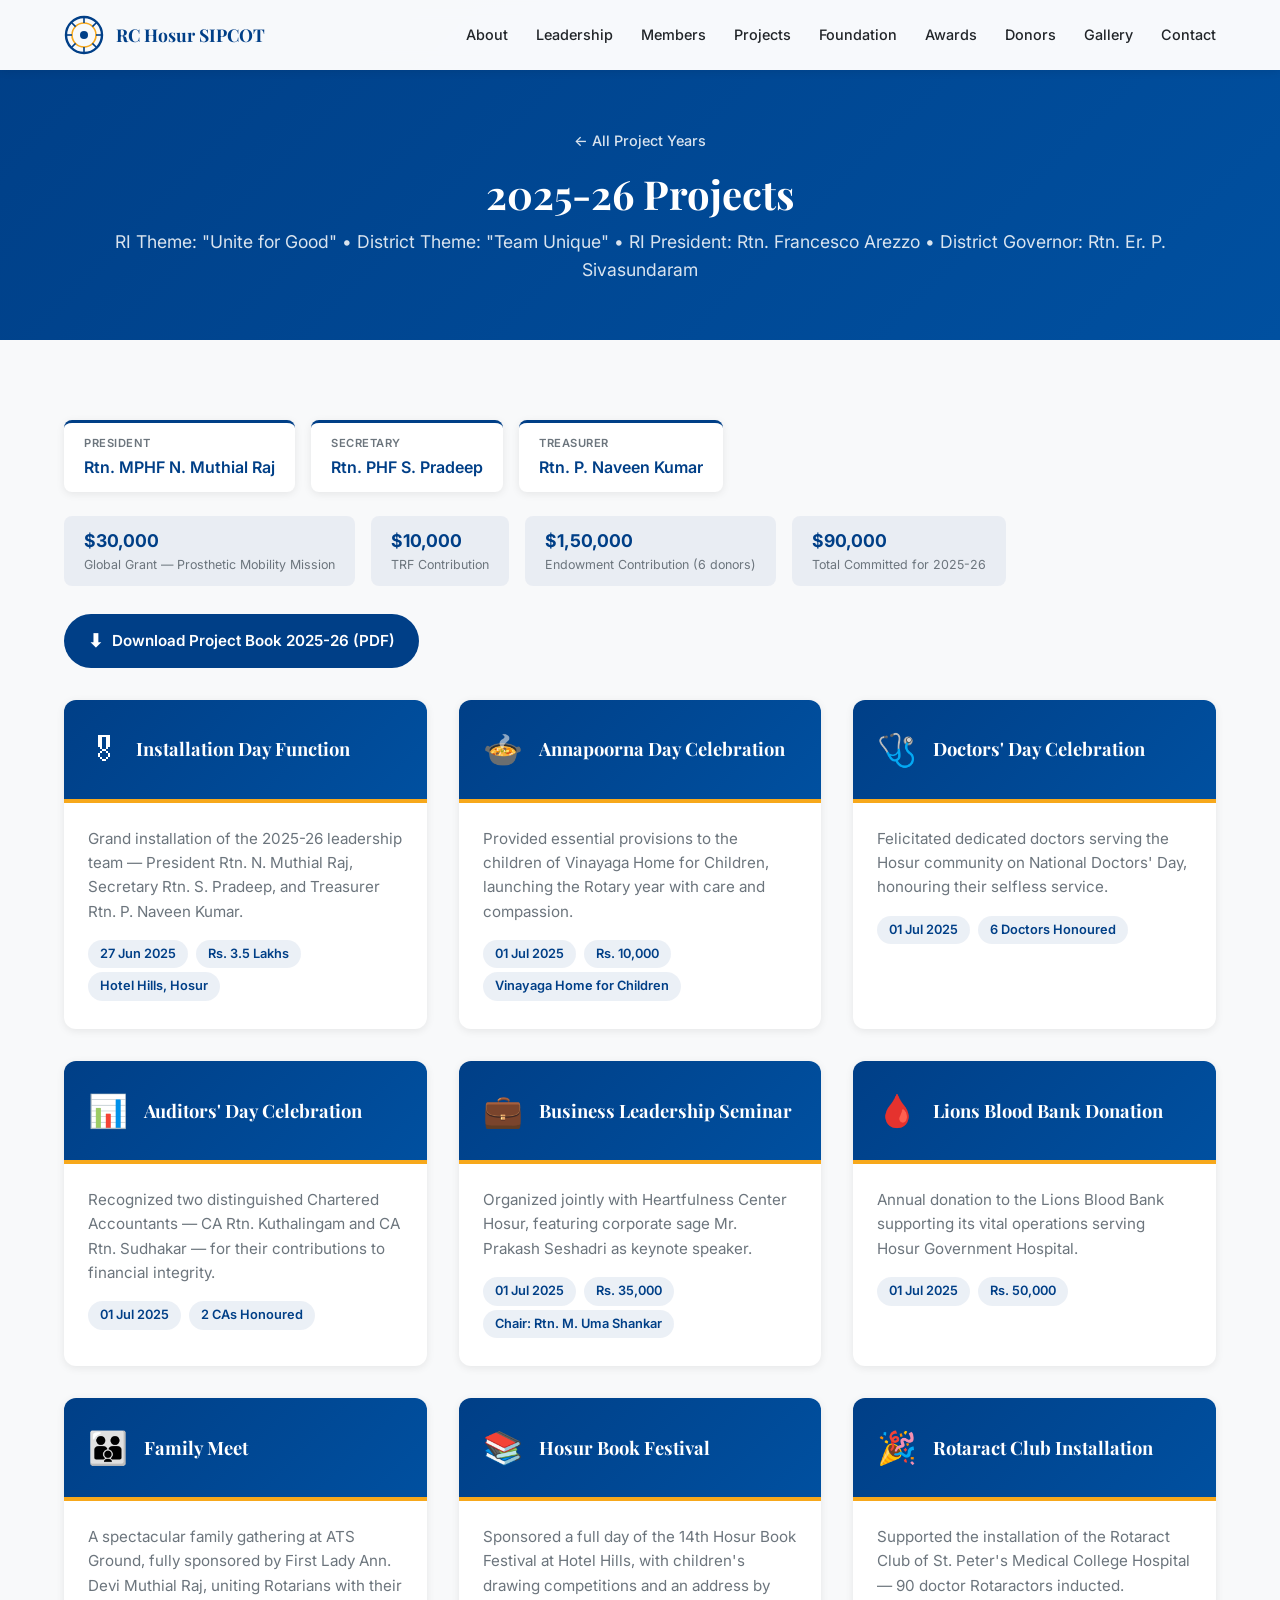
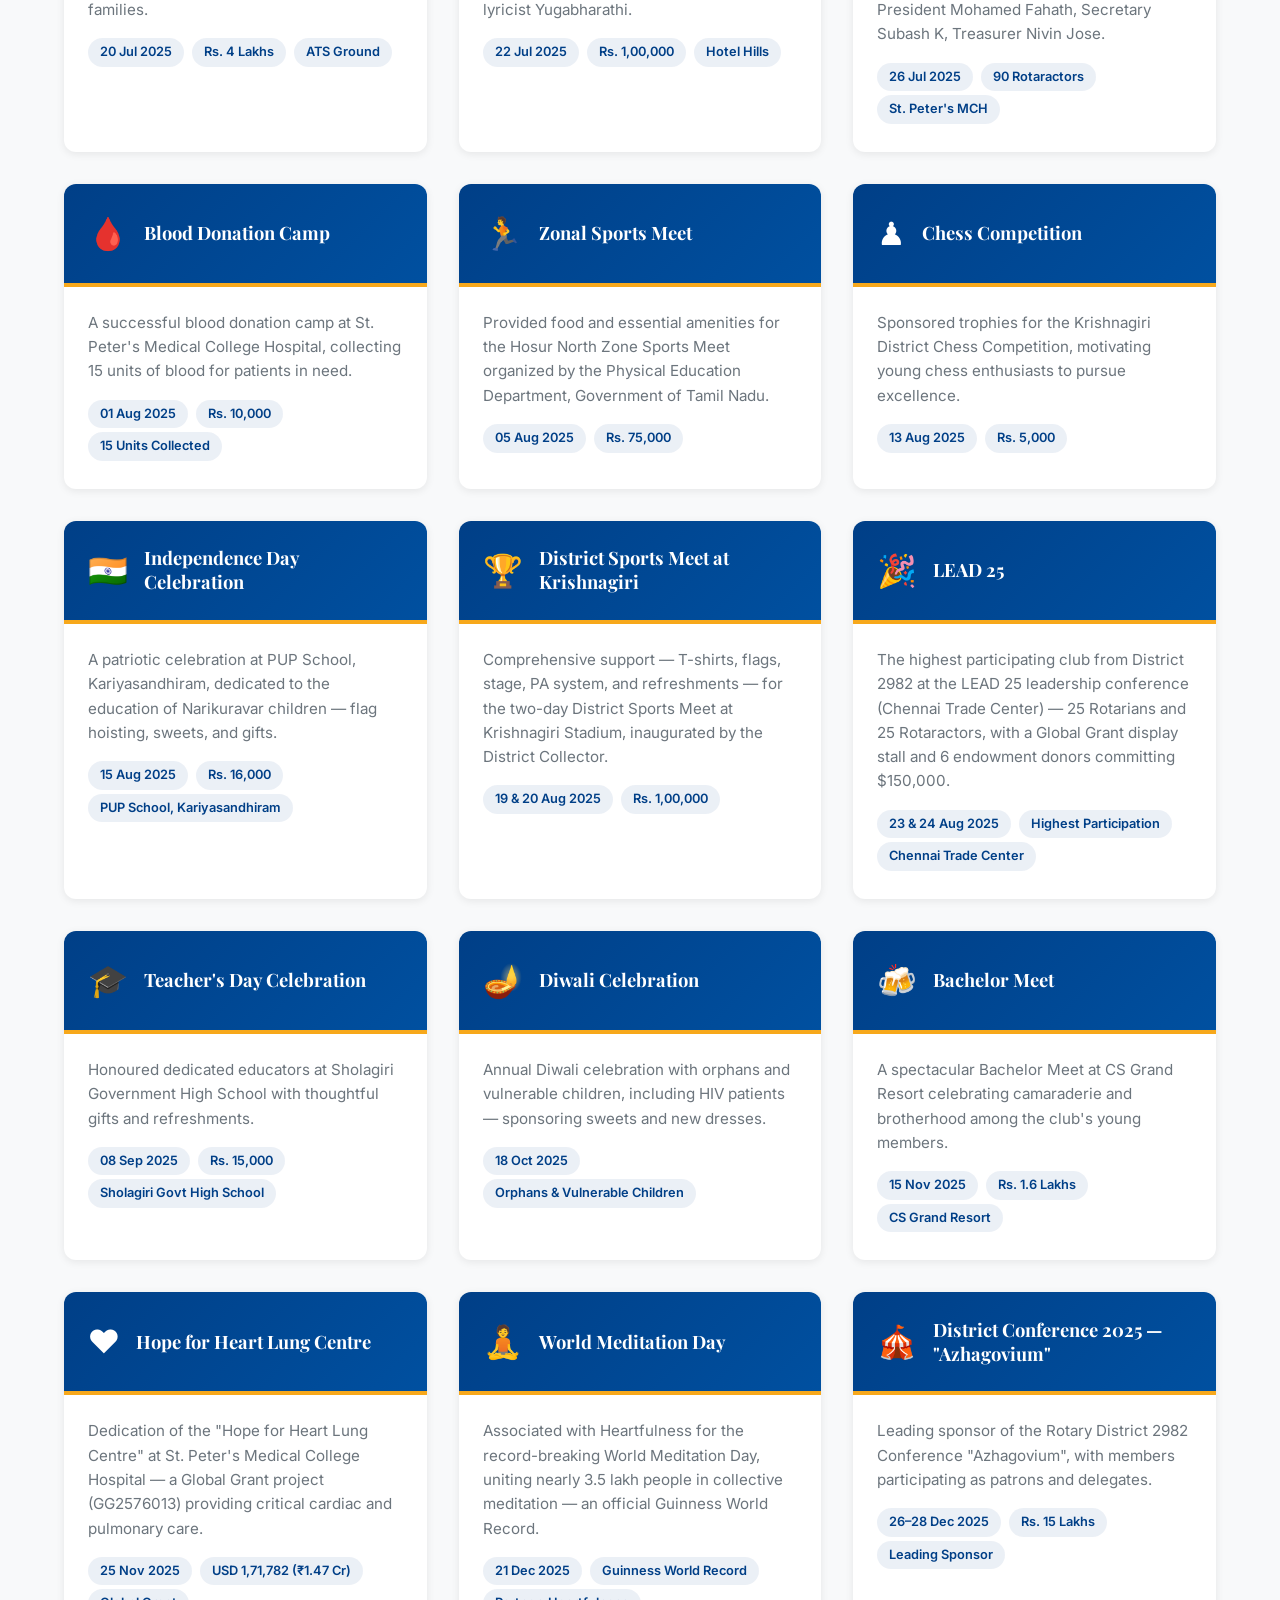
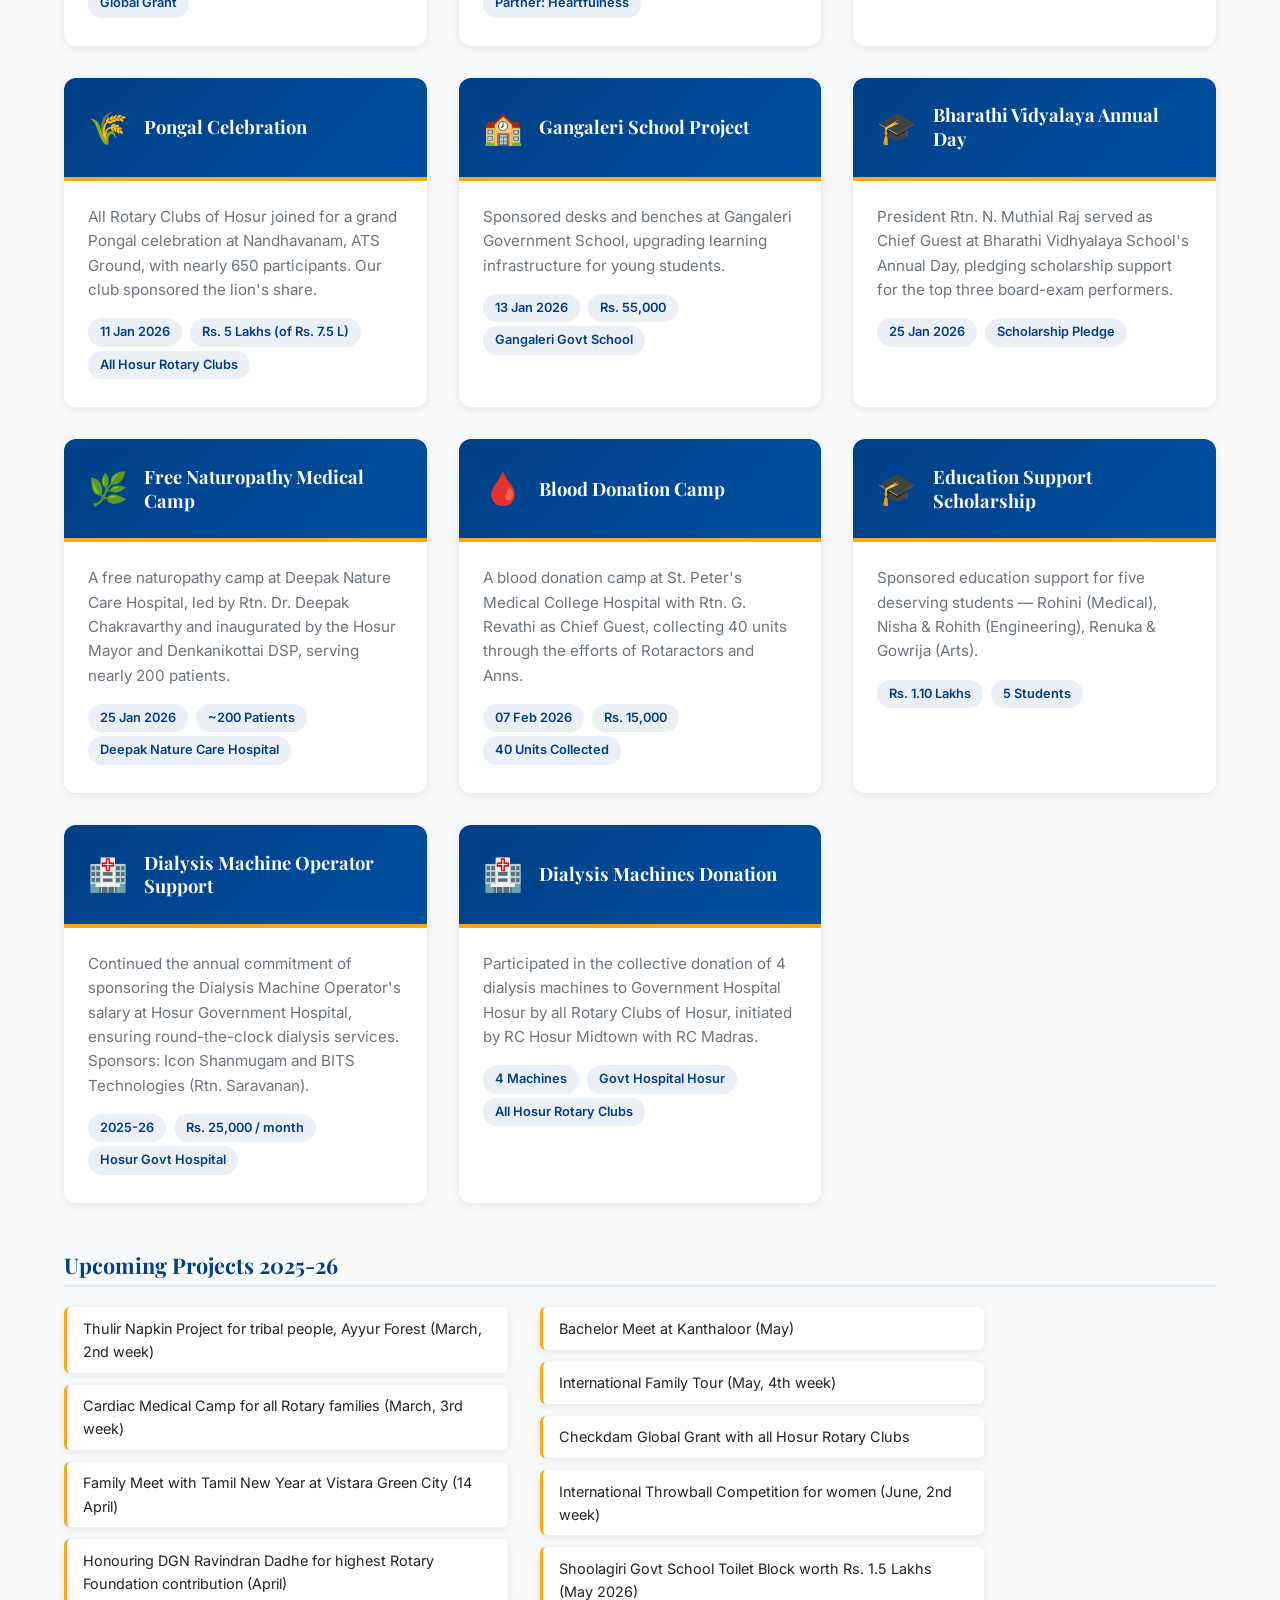
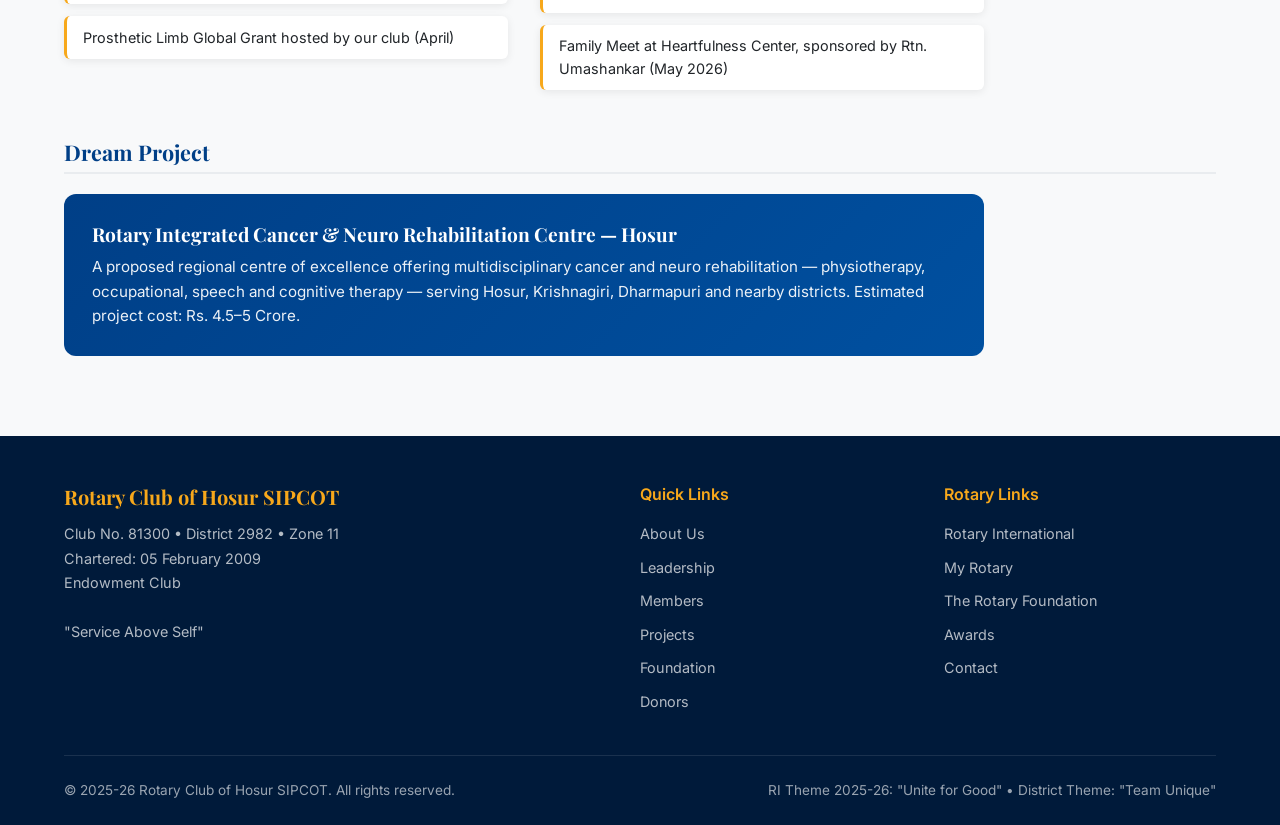
<file: projects/2025-26.html>
<!DOCTYPE html>
<html lang="en">
<head>
  <meta charset="UTF-8">
  <meta name="viewport" content="width=device-width, initial-scale=1.0">
  <title>2025-26 Projects | Rotary Club of Hosur SIPCOT</title>
  <meta name="description" content="Community service projects of the Rotary Club of Hosur SIPCOT for the Rotary year 2025-26 — leadership, foundation contributions, and downloadable project book.">
  <link rel="canonical" href="https://rotarysipcot.com/projects/2025-26.html">

  <!-- Fonts -->
  <link rel="preconnect" href="https://fonts.googleapis.com">
  <link rel="preconnect" href="https://fonts.gstatic.com" crossorigin>
  <link href="https://fonts.googleapis.com/css2?family=Inter:wght@300;400;500;600;700&family=Playfair+Display:ital,wght@0,400;0,700;1,400&display=swap" rel="stylesheet">

  <!-- Stylesheet -->
  <link rel="stylesheet" href="../css/styles.css">
</head>
<body>

  <!-- Navigation -->
  <nav class="navbar" id="navbar">
    <div class="container">
      <a href="../index.html" class="nav-brand">
        <!-- Rotary Wheel SVG -->
        <svg class="rotary-wheel" viewBox="0 0 100 100" xmlns="http://www.w3.org/2000/svg">
          <circle cx="50" cy="50" r="45" fill="none" stroke="#003F87" stroke-width="6"/>
          <circle cx="50" cy="50" r="30" fill="none" stroke="#F7A81B" stroke-width="4"/>
          <circle cx="50" cy="50" r="10" fill="#003F87"/>
          <g stroke="#003F87" stroke-width="4">
            <line x1="50" y1="5" x2="50" y2="20"/>
            <line x1="50" y1="80" x2="50" y2="95"/>
            <line x1="5" y1="50" x2="20" y2="50"/>
            <line x1="80" y1="50" x2="95" y2="50"/>
            <line x1="18" y1="18" x2="29" y2="29"/>
            <line x1="71" y1="71" x2="82" y2="82"/>
            <line x1="82" y1="18" x2="71" y2="29"/>
            <line x1="29" y1="71" x2="18" y2="82"/>
          </g>
        </svg>
        RC Hosur SIPCOT
      </a>
      <div class="nav-links" id="navLinks">
        <a href="../index.html#about">About</a>
        <a href="../index.html#leadership">Leadership</a>
        <a href="../members.html">Members</a>
        <a href="../projects.html">Projects</a>
        <a href="../index.html#foundation">Foundation</a>
        <a href="../index.html#awards">Awards</a>
        <a href="../index.html#donors">Donors</a>
        <a href="../index.html#gallery">Gallery</a>
        <a href="../index.html#contact">Contact</a>
      </div>
      <button class="nav-toggle" id="navToggle" aria-label="Toggle navigation">
        <span></span>
        <span></span>
        <span></span>
      </button>
    </div>
  </nav>

  <!-- Page Header -->
  <section class="page-header">
    <div class="container">
      <a href="../projects.html" class="back-link">&larr; All Project Years</a>
      <h1>2025-26 Projects</h1>
      <p>RI Theme: "Unite for Good" &bull; District Theme: "Team Unique" &bull; RI President: Rtn. Francesco Arezzo &bull; District Governor: Rtn. Er. P. Sivasundaram</p>
    </div>
  </section>

  <section class="section section-alt">
    <div class="container">

      <div class="year-leaders">
        <div class="leader-chip">
          <div class="chip-role">President</div>
          <div class="chip-name">Rtn. MPHF N. Muthial Raj</div>
        </div>
        <div class="leader-chip">
          <div class="chip-role">Secretary</div>
          <div class="chip-name">Rtn. PHF S. Pradeep</div>
        </div>
        <div class="leader-chip">
          <div class="chip-role">Treasurer</div>
          <div class="chip-name">Rtn. P. Naveen Kumar</div>
        </div>
      </div>

      <div class="year-foundation">
        <div class="fnd-pill">
          <div class="fnd-amt">$30,000</div>
          <div class="fnd-label">Global Grant &mdash; Prosthetic Mobility Mission</div>
        </div>
        <div class="fnd-pill">
          <div class="fnd-amt">$10,000</div>
          <div class="fnd-label">TRF Contribution</div>
        </div>
        <div class="fnd-pill">
          <div class="fnd-amt">$1,50,000</div>
          <div class="fnd-label">Endowment Contribution (6 donors)</div>
        </div>
        <div class="fnd-pill">
          <div class="fnd-amt">$90,000</div>
          <div class="fnd-label">Total Committed for 2025-26</div>
        </div>
      </div>

      <div class="year-actions">
        <a class="btn-download" href="../resources/reports/Project-Book-2025-26.pdf" target="_blank" rel="noopener" download>
          <span class="dl-icon">&#11015;</span> Download Project Book 2025-26 (PDF)
        </a>
      </div>

      <div class="projects-grid">
        <div class="project-card project-card--text">
          <div class="project-header">
            <span class="project-icon">&#127894;</span>
            <h3>Installation Day Function</h3>
          </div>
          <div class="project-body">
            <p>Grand installation of the 2025-26 leadership team &mdash; President Rtn. N. Muthial Raj, Secretary Rtn. S. Pradeep, and Treasurer Rtn. P. Naveen Kumar.</p>
            <span class="project-tag">27 Jun 2025</span>
            <span class="project-tag">Rs. 3.5 Lakhs</span>
            <span class="project-tag">Hotel Hills, Hosur</span>
          </div>
        </div>
        <div class="project-card project-card--text">
          <div class="project-header">
            <span class="project-icon">&#127858;</span>
            <h3>Annapoorna Day Celebration</h3>
          </div>
          <div class="project-body">
            <p>Provided essential provisions to the children of Vinayaga Home for Children, launching the Rotary year with care and compassion.</p>
            <span class="project-tag">01 Jul 2025</span>
            <span class="project-tag">Rs. 10,000</span>
            <span class="project-tag">Vinayaga Home for Children</span>
          </div>
        </div>
        <div class="project-card project-card--text">
          <div class="project-header">
            <span class="project-icon">&#129658;</span>
            <h3>Doctors' Day Celebration</h3>
          </div>
          <div class="project-body">
            <p>Felicitated dedicated doctors serving the Hosur community on National Doctors' Day, honouring their selfless service.</p>
            <span class="project-tag">01 Jul 2025</span>
            <span class="project-tag">6 Doctors Honoured</span>
          </div>
        </div>
        <div class="project-card project-card--text">
          <div class="project-header">
            <span class="project-icon">&#128202;</span>
            <h3>Auditors' Day Celebration</h3>
          </div>
          <div class="project-body">
            <p>Recognized two distinguished Chartered Accountants &mdash; CA Rtn. Kuthalingam and CA Rtn. Sudhakar &mdash; for their contributions to financial integrity.</p>
            <span class="project-tag">01 Jul 2025</span>
            <span class="project-tag">2 CAs Honoured</span>
          </div>
        </div>
        <div class="project-card project-card--text">
          <div class="project-header">
            <span class="project-icon">&#128188;</span>
            <h3>Business Leadership Seminar</h3>
          </div>
          <div class="project-body">
            <p>Organized jointly with Heartfulness Center Hosur, featuring corporate sage Mr. Prakash Seshadri as keynote speaker.</p>
            <span class="project-tag">01 Jul 2025</span>
            <span class="project-tag">Rs. 35,000</span>
            <span class="project-tag">Chair: Rtn. M. Uma Shankar</span>
          </div>
        </div>
        <div class="project-card project-card--text">
          <div class="project-header">
            <span class="project-icon">&#129656;</span>
            <h3>Lions Blood Bank Donation</h3>
          </div>
          <div class="project-body">
            <p>Annual donation to the Lions Blood Bank supporting its vital operations serving Hosur Government Hospital.</p>
            <span class="project-tag">01 Jul 2025</span>
            <span class="project-tag">Rs. 50,000</span>
          </div>
        </div>
        <div class="project-card project-card--text">
          <div class="project-header">
            <span class="project-icon">&#128106;</span>
            <h3>Family Meet</h3>
          </div>
          <div class="project-body">
            <p>A spectacular family gathering at ATS Ground, fully sponsored by First Lady Ann. Devi Muthial Raj, uniting Rotarians with their families.</p>
            <span class="project-tag">20 Jul 2025</span>
            <span class="project-tag">Rs. 4 Lakhs</span>
            <span class="project-tag">ATS Ground</span>
          </div>
        </div>
        <div class="project-card project-card--text">
          <div class="project-header">
            <span class="project-icon">&#128218;</span>
            <h3>Hosur Book Festival</h3>
          </div>
          <div class="project-body">
            <p>Sponsored a full day of the 14th Hosur Book Festival at Hotel Hills, with children's drawing competitions and an address by lyricist Yugabharathi.</p>
            <span class="project-tag">22 Jul 2025</span>
            <span class="project-tag">Rs. 1,00,000</span>
            <span class="project-tag">Hotel Hills</span>
          </div>
        </div>
        <div class="project-card project-card--text">
          <div class="project-header">
            <span class="project-icon">&#127881;</span>
            <h3>Rotaract Club Installation</h3>
          </div>
          <div class="project-body">
            <p>Supported the installation of the Rotaract Club of St. Peter's Medical College Hospital &mdash; 90 doctor Rotaractors inducted. President Mohamed Fahath, Secretary Subash K, Treasurer Nivin Jose.</p>
            <span class="project-tag">26 Jul 2025</span>
            <span class="project-tag">90 Rotaractors</span>
            <span class="project-tag">St. Peter's MCH</span>
          </div>
        </div>
        <div class="project-card project-card--text">
          <div class="project-header">
            <span class="project-icon">&#129656;</span>
            <h3>Blood Donation Camp</h3>
          </div>
          <div class="project-body">
            <p>A successful blood donation camp at St. Peter's Medical College Hospital, collecting 15 units of blood for patients in need.</p>
            <span class="project-tag">01 Aug 2025</span>
            <span class="project-tag">Rs. 10,000</span>
            <span class="project-tag">15 Units Collected</span>
          </div>
        </div>
        <div class="project-card project-card--text">
          <div class="project-header">
            <span class="project-icon">&#127939;</span>
            <h3>Zonal Sports Meet</h3>
          </div>
          <div class="project-body">
            <p>Provided food and essential amenities for the Hosur North Zone Sports Meet organized by the Physical Education Department, Government of Tamil Nadu.</p>
            <span class="project-tag">05 Aug 2025</span>
            <span class="project-tag">Rs. 75,000</span>
          </div>
        </div>
        <div class="project-card project-card--text">
          <div class="project-header">
            <span class="project-icon">&#9823;</span>
            <h3>Chess Competition</h3>
          </div>
          <div class="project-body">
            <p>Sponsored trophies for the Krishnagiri District Chess Competition, motivating young chess enthusiasts to pursue excellence.</p>
            <span class="project-tag">13 Aug 2025</span>
            <span class="project-tag">Rs. 5,000</span>
          </div>
        </div>
        <div class="project-card project-card--text">
          <div class="project-header">
            <span class="project-icon">&#127470;&#127475;</span>
            <h3>Independence Day Celebration</h3>
          </div>
          <div class="project-body">
            <p>A patriotic celebration at PUP School, Kariyasandhiram, dedicated to the education of Narikuravar children &mdash; flag hoisting, sweets, and gifts.</p>
            <span class="project-tag">15 Aug 2025</span>
            <span class="project-tag">Rs. 16,000</span>
            <span class="project-tag">PUP School, Kariyasandhiram</span>
          </div>
        </div>
        <div class="project-card project-card--text">
          <div class="project-header">
            <span class="project-icon">&#127942;</span>
            <h3>District Sports Meet at Krishnagiri</h3>
          </div>
          <div class="project-body">
            <p>Comprehensive support &mdash; T-shirts, flags, stage, PA system, and refreshments &mdash; for the two-day District Sports Meet at Krishnagiri Stadium, inaugurated by the District Collector.</p>
            <span class="project-tag">19 &amp; 20 Aug 2025</span>
            <span class="project-tag">Rs. 1,00,000</span>
          </div>
        </div>
        <div class="project-card project-card--text">
          <div class="project-header">
            <span class="project-icon">&#127881;</span>
            <h3>LEAD 25</h3>
          </div>
          <div class="project-body">
            <p>The highest participating club from District 2982 at the LEAD 25 leadership conference (Chennai Trade Center) &mdash; 25 Rotarians and 25 Rotaractors, with a Global Grant display stall and 6 endowment donors committing $150,000.</p>
            <span class="project-tag">23 &amp; 24 Aug 2025</span>
            <span class="project-tag">Highest Participation</span>
            <span class="project-tag">Chennai Trade Center</span>
          </div>
        </div>
        <div class="project-card project-card--text">
          <div class="project-header">
            <span class="project-icon">&#127891;</span>
            <h3>Teacher's Day Celebration</h3>
          </div>
          <div class="project-body">
            <p>Honoured dedicated educators at Sholagiri Government High School with thoughtful gifts and refreshments.</p>
            <span class="project-tag">08 Sep 2025</span>
            <span class="project-tag">Rs. 15,000</span>
            <span class="project-tag">Sholagiri Govt High School</span>
          </div>
        </div>
        <div class="project-card project-card--text">
          <div class="project-header">
            <span class="project-icon">&#129684;</span>
            <h3>Diwali Celebration</h3>
          </div>
          <div class="project-body">
            <p>Annual Diwali celebration with orphans and vulnerable children, including HIV patients &mdash; sponsoring sweets and new dresses.</p>
            <span class="project-tag">18 Oct 2025</span>
            <span class="project-tag">Orphans &amp; Vulnerable Children</span>
          </div>
        </div>
        <div class="project-card project-card--text">
          <div class="project-header">
            <span class="project-icon">&#127867;</span>
            <h3>Bachelor Meet</h3>
          </div>
          <div class="project-body">
            <p>A spectacular Bachelor Meet at CS Grand Resort celebrating camaraderie and brotherhood among the club's young members.</p>
            <span class="project-tag">15 Nov 2025</span>
            <span class="project-tag">Rs. 1.6 Lakhs</span>
            <span class="project-tag">CS Grand Resort</span>
          </div>
        </div>
        <div class="project-card project-card--text">
          <div class="project-header">
            <span class="project-icon">&#10084;&#65039;</span>
            <h3>Hope for Heart Lung Centre</h3>
          </div>
          <div class="project-body">
            <p>Dedication of the "Hope for Heart Lung Centre" at St. Peter's Medical College Hospital &mdash; a Global Grant project (GG2576013) providing critical cardiac and pulmonary care.</p>
            <span class="project-tag">25 Nov 2025</span>
            <span class="project-tag">USD 1,71,782 (&#8377;1.47 Cr)</span>
            <span class="project-tag">Global Grant</span>
          </div>
        </div>
        <div class="project-card project-card--text">
          <div class="project-header">
            <span class="project-icon">&#129496;</span>
            <h3>World Meditation Day</h3>
          </div>
          <div class="project-body">
            <p>Associated with Heartfulness for the record-breaking World Meditation Day, uniting nearly 3.5 lakh people in collective meditation &mdash; an official Guinness World Record.</p>
            <span class="project-tag">21 Dec 2025</span>
            <span class="project-tag">Guinness World Record</span>
            <span class="project-tag">Partner: Heartfulness</span>
          </div>
        </div>
        <div class="project-card project-card--text">
          <div class="project-header">
            <span class="project-icon">&#127914;</span>
            <h3>District Conference 2025 &mdash; "Azhagovium"</h3>
          </div>
          <div class="project-body">
            <p>Leading sponsor of the Rotary District 2982 Conference "Azhagovium", with members participating as patrons and delegates.</p>
            <span class="project-tag">26&ndash;28 Dec 2025</span>
            <span class="project-tag">Rs. 15 Lakhs</span>
            <span class="project-tag">Leading Sponsor</span>
          </div>
        </div>
        <div class="project-card project-card--text">
          <div class="project-header">
            <span class="project-icon">&#127806;</span>
            <h3>Pongal Celebration</h3>
          </div>
          <div class="project-body">
            <p>All Rotary Clubs of Hosur joined for a grand Pongal celebration at Nandhavanam, ATS Ground, with nearly 650 participants. Our club sponsored the lion's share.</p>
            <span class="project-tag">11 Jan 2026</span>
            <span class="project-tag">Rs. 5 Lakhs (of Rs. 7.5 L)</span>
            <span class="project-tag">All Hosur Rotary Clubs</span>
          </div>
        </div>
        <div class="project-card project-card--text">
          <div class="project-header">
            <span class="project-icon">&#127979;</span>
            <h3>Gangaleri School Project</h3>
          </div>
          <div class="project-body">
            <p>Sponsored desks and benches at Gangaleri Government School, upgrading learning infrastructure for young students.</p>
            <span class="project-tag">13 Jan 2026</span>
            <span class="project-tag">Rs. 55,000</span>
            <span class="project-tag">Gangaleri Govt School</span>
          </div>
        </div>
        <div class="project-card project-card--text">
          <div class="project-header">
            <span class="project-icon">&#127891;</span>
            <h3>Bharathi Vidyalaya Annual Day</h3>
          </div>
          <div class="project-body">
            <p>President Rtn. N. Muthial Raj served as Chief Guest at Bharathi Vidhyalaya School's Annual Day, pledging scholarship support for the top three board-exam performers.</p>
            <span class="project-tag">25 Jan 2026</span>
            <span class="project-tag">Scholarship Pledge</span>
          </div>
        </div>
        <div class="project-card project-card--text">
          <div class="project-header">
            <span class="project-icon">&#127807;</span>
            <h3>Free Naturopathy Medical Camp</h3>
          </div>
          <div class="project-body">
            <p>A free naturopathy camp at Deepak Nature Care Hospital, led by Rtn. Dr. Deepak Chakravarthy and inaugurated by the Hosur Mayor and Denkanikottai DSP, serving nearly 200 patients.</p>
            <span class="project-tag">25 Jan 2026</span>
            <span class="project-tag">~200 Patients</span>
            <span class="project-tag">Deepak Nature Care Hospital</span>
          </div>
        </div>
        <div class="project-card project-card--text">
          <div class="project-header">
            <span class="project-icon">&#129656;</span>
            <h3>Blood Donation Camp</h3>
          </div>
          <div class="project-body">
            <p>A blood donation camp at St. Peter's Medical College Hospital with Rtn. G. Revathi as Chief Guest, collecting 40 units through the efforts of Rotaractors and Anns.</p>
            <span class="project-tag">07 Feb 2026</span>
            <span class="project-tag">Rs. 15,000</span>
            <span class="project-tag">40 Units Collected</span>
          </div>
        </div>
        <div class="project-card project-card--text">
          <div class="project-header">
            <span class="project-icon">&#127891;</span>
            <h3>Education Support Scholarship</h3>
          </div>
          <div class="project-body">
            <p>Sponsored education support for five deserving students &mdash; Rohini (Medical), Nisha &amp; Rohith (Engineering), Renuka &amp; Gowrija (Arts).</p>
            <span class="project-tag">Rs. 1.10 Lakhs</span>
            <span class="project-tag">5 Students</span>
          </div>
        </div>
        <div class="project-card project-card--text">
          <div class="project-header">
            <span class="project-icon">&#127973;</span>
            <h3>Dialysis Machine Operator Support</h3>
          </div>
          <div class="project-body">
            <p>Continued the annual commitment of sponsoring the Dialysis Machine Operator's salary at Hosur Government Hospital, ensuring round-the-clock dialysis services. Sponsors: Icon Shanmugam and BITS Technologies (Rtn. Saravanan).</p>
            <span class="project-tag">2025-26</span>
            <span class="project-tag">Rs. 25,000 / month</span>
            <span class="project-tag">Hosur Govt Hospital</span>
          </div>
        </div>
        <div class="project-card project-card--text">
          <div class="project-header">
            <span class="project-icon">&#127973;</span>
            <h3>Dialysis Machines Donation</h3>
          </div>
          <div class="project-body">
            <p>Participated in the collective donation of 4 dialysis machines to Government Hospital Hosur by all Rotary Clubs of Hosur, initiated by RC Hosur Midtown with RC Madras.</p>
            <span class="project-tag">4 Machines</span>
            <span class="project-tag">Govt Hospital Hosur</span>
            <span class="project-tag">All Hosur Rotary Clubs</span>
          </div>
        </div>
      </div>

      <h3 class="year-subhead">Upcoming Projects 2025-26</h3>
      <ul class="upcoming-list">
        <li>Thulir Napkin Project for tribal people, Ayyur Forest (March, 2nd week)</li>
        <li>Cardiac Medical Camp for all Rotary families (March, 3rd week)</li>
        <li>Family Meet with Tamil New Year at Vistara Green City (14 April)</li>
        <li>Honouring DGN Ravindran Dadhe for highest Rotary Foundation contribution (April)</li>
        <li>Prosthetic Limb Global Grant hosted by our club (April)</li>
        <li>Bachelor Meet at Kanthaloor (May)</li>
        <li>International Family Tour (May, 4th week)</li>
        <li>Checkdam Global Grant with all Hosur Rotary Clubs</li>
        <li>International Throwball Competition for women (June, 2nd week)</li>
        <li>Shoolagiri Govt School Toilet Block worth Rs. 1.5 Lakhs (May 2026)</li>
        <li>Family Meet at Heartfulness Center, sponsored by Rtn. Umashankar (May 2026)</li>
      </ul>

      <h3 class="year-subhead">Dream Project</h3>
      <div class="dream-card">
        <h4>Rotary Integrated Cancer &amp; Neuro Rehabilitation Centre &mdash; Hosur</h4>
        <p>A proposed regional centre of excellence offering multidisciplinary cancer and neuro rehabilitation &mdash; physiotherapy, occupational, speech and cognitive therapy &mdash; serving Hosur, Krishnagiri, Dharmapuri and nearby districts. Estimated project cost: Rs. 4.5&ndash;5 Crore.</p>
      </div>

    </div>
  </section>

  <!-- Footer -->
  <footer class="footer">
    <div class="container">
      <div class="footer-grid">
        <div class="footer-brand">
          <h3>Rotary Club of Hosur SIPCOT</h3>
          <p>
            Club No. 81300 &bull; District 2982 &bull; Zone 11<br>
            Chartered: 05 February 2009<br>
            Endowment Club<br><br>
            "Service Above Self"
          </p>
        </div>
        <div class="footer-links">
          <h4>Quick Links</h4>
          <ul>
            <li><a href="../index.html#about">About Us</a></li>
            <li><a href="../index.html#leadership">Leadership</a></li>
            <li><a href="../members.html">Members</a></li>
            <li><a href="../projects.html">Projects</a></li>
            <li><a href="../index.html#foundation">Foundation</a></li>
            <li><a href="../index.html#donors">Donors</a></li>
          </ul>
        </div>
        <div class="footer-quick">
          <h4>Rotary Links</h4>
          <ul>
            <li><a href="https://www.rotary.org" target="_blank" rel="noopener">Rotary International</a></li>
            <li><a href="https://my.rotary.org" target="_blank" rel="noopener">My Rotary</a></li>
            <li><a href="https://www.rotary.org/en/about-rotary/rotary-foundation" target="_blank" rel="noopener">The Rotary Foundation</a></li>
            <li><a href="../index.html#awards">Awards</a></li>
            <li><a href="../index.html#contact">Contact</a></li>
          </ul>
        </div>
      </div>
      <div class="footer-bottom">
        <p>&copy; 2025-26 Rotary Club of Hosur SIPCOT. All rights reserved.</p>
        <p>RI Theme 2025-26: "Unite for Good" &bull; District Theme: "Team Unique"</p>
      </div>
    </div>
  </footer>

  <!-- Back to Top -->
  <button class="back-to-top" id="backToTop" aria-label="Back to top">&#8593;</button>

  <!-- Script -->
  <script>
    // Mobile nav toggle
    const navToggle = document.getElementById('navToggle');
    const navLinks = document.getElementById('navLinks');
    navToggle.addEventListener('click', () => {
      navLinks.classList.toggle('active');
    });

    // Close mobile nav on link click
    navLinks.querySelectorAll('a').forEach(link => {
      link.addEventListener('click', () => {
        navLinks.classList.remove('active');
      });
    });

    // Back to top button
    const backToTop = document.getElementById('backToTop');
    window.addEventListener('scroll', () => {
      if (window.scrollY > 400) {
        backToTop.classList.add('visible');
      } else {
        backToTop.classList.remove('visible');
      }
    });
    backToTop.addEventListener('click', () => {
      window.scrollTo({ top: 0, behavior: 'smooth' });
    });
  </script>

</body>
</html>
</file>
<file: css/styles.css>
/* ============================================
   Rotary Club of Hosur SIPCOT — Stylesheet
   ============================================ */

/* --- CSS Variables --- */
:root {
  --royal-blue: #003F87;
  --gold: #F7A81B;
  --light-blue: #0050A0;
  --white: #FFFFFF;
  --off-white: #F8F9FA;
  --light-gray: #E9ECEF;
  --dark-gray: #343A40;
  --text-primary: #212529;
  --text-secondary: #6C757D;
  --shadow-sm: 0 2px 8px rgba(0, 0, 0, 0.08);
  --shadow-md: 0 4px 16px rgba(0, 0, 0, 0.12);
  --shadow-lg: 0 8px 32px rgba(0, 0, 0, 0.16);
  --radius: 8px;
  --radius-lg: 12px;
  --transition: 0.3s ease;
  --max-width: 1200px;
}

/* --- Reset & Base --- */
*, *::before, *::after {
  box-sizing: border-box;
  margin: 0;
  padding: 0;
}

html {
  scroll-behavior: smooth;
  font-size: 16px;
}

body {
  font-family: 'Inter', sans-serif;
  color: var(--text-primary);
  line-height: 1.6;
  background: var(--white);
  -webkit-font-smoothing: antialiased;
}

h1, h2, h3, h4, h5, h6 {
  font-family: 'Playfair Display', serif;
  line-height: 1.3;
}

a {
  color: var(--light-blue);
  text-decoration: none;
  transition: color var(--transition);
}

a:hover {
  color: var(--royal-blue);
}

img {
  max-width: 100%;
  height: auto;
}

ul {
  list-style: none;
}

/* --- Utility --- */
.container {
  width: 100%;
  max-width: var(--max-width);
  margin: 0 auto;
  padding: 0 1.5rem;
}

.section {
  padding: 5rem 0;
}

.section-alt {
  background: var(--off-white);
}

.section-blue {
  background: var(--royal-blue);
  color: var(--white);
}

.section-title {
  text-align: center;
  margin-bottom: 3rem;
}

.section-title h2 {
  font-size: 2.25rem;
  color: var(--royal-blue);
  margin-bottom: 0.5rem;
}

.section-blue .section-title h2 {
  color: var(--gold);
}

.section-title .underline {
  display: block;
  width: 60px;
  height: 4px;
  background: var(--gold);
  margin: 0.75rem auto 0;
  border-radius: 2px;
}

.section-title p {
  color: var(--text-secondary);
  font-size: 1.1rem;
  margin-top: 0.75rem;
}

.section-blue .section-title p {
  color: rgba(255, 255, 255, 0.8);
}

/* --- Navigation --- */
.navbar {
  position: fixed;
  top: 0;
  left: 0;
  right: 0;
  z-index: 1000;
  background: rgba(255, 255, 255, 0.97);
  backdrop-filter: blur(8px);
  box-shadow: var(--shadow-sm);
  transition: background var(--transition);
}

.navbar .container {
  display: flex;
  align-items: center;
  justify-content: space-between;
  height: 70px;
}

.nav-brand {
  display: flex;
  align-items: center;
  gap: 0.75rem;
  font-family: 'Playfair Display', serif;
  font-weight: 700;
  font-size: 1.1rem;
  color: var(--royal-blue);
}

.nav-brand .rotary-wheel {
  width: 40px;
  height: 40px;
  flex-shrink: 0;
}

.nav-links {
  display: flex;
  align-items: center;
  gap: 1.75rem;
}

.nav-links a {
  font-size: 0.9rem;
  font-weight: 500;
  color: var(--text-primary);
  position: relative;
  padding: 0.25rem 0;
}

.nav-links a::after {
  content: '';
  position: absolute;
  bottom: -2px;
  left: 0;
  width: 0;
  height: 2px;
  background: var(--gold);
  transition: width var(--transition);
}

.nav-links a:hover {
  color: var(--royal-blue);
}

.nav-links a:hover::after {
  width: 100%;
}

.nav-toggle {
  display: none;
  flex-direction: column;
  gap: 5px;
  background: none;
  border: none;
  cursor: pointer;
  padding: 4px;
}

.nav-toggle span {
  display: block;
  width: 24px;
  height: 2px;
  background: var(--royal-blue);
  border-radius: 2px;
  transition: var(--transition);
}

/* --- Hero --- */
.hero {
  position: relative;
  min-height: 100vh;
  display: flex;
  align-items: center;
  justify-content: center;
  background: linear-gradient(135deg, var(--royal-blue) 0%, var(--light-blue) 50%, #0067CC 100%);
  background-size: cover;
  background-position: center;
  color: var(--white);
  text-align: center;
  overflow: hidden;
  padding-top: 70px;
}

.hero::before {
  content: '';
  position: absolute;
  top: -50%;
  right: -20%;
  width: 600px;
  height: 600px;
  border-radius: 50%;
  background: rgba(247, 168, 27, 0.08);
}

.hero::after {
  content: '';
  position: absolute;
  bottom: -30%;
  left: -10%;
  width: 400px;
  height: 400px;
  border-radius: 50%;
  background: rgba(255, 255, 255, 0.04);
}

.hero-inner {
  position: relative;
  z-index: 1;
  width: 100%;
  max-width: var(--max-width);
  margin: 0 auto;
  padding: 2rem 1.5rem;
  display: grid;
  grid-template-columns: 1.15fr 0.85fr;
  gap: 3rem;
  align-items: center;
}

.hero-content {
  text-align: left;
}

.hero-fourway {
  width: 100%;
  max-width: 440px;
  justify-self: center;
  border-radius: var(--radius-lg);
  overflow: hidden;
  box-shadow: var(--shadow-lg);
}

.hero-fourway img {
  display: block;
  width: 100%;
  height: auto;
}

.hero-badge {
  display: inline-block;
  background: rgba(247, 168, 27, 0.2);
  border: 1px solid rgba(247, 168, 27, 0.4);
  color: var(--gold);
  padding: 0.4rem 1.25rem;
  border-radius: 50px;
  font-size: 0.85rem;
  font-weight: 600;
  letter-spacing: 0.5px;
  margin-bottom: 1.5rem;
  text-transform: uppercase;
}

.hero h1 {
  font-size: 3.25rem;
  font-weight: 700;
  margin-bottom: 0.75rem;
  line-height: 1.15;
}

.hero h1 .highlight {
  color: var(--gold);
}

.hero .theme {
  font-size: 1.5rem;
  font-weight: 300;
  opacity: 0.9;
  margin-bottom: 1rem;
  font-style: italic;
}

.hero .sub-info {
  font-size: 1rem;
  opacity: 0.75;
  margin-bottom: 2rem;
}

.hero .sub-info span {
  margin: 0 0.5rem;
}

.hero-cta {
  display: inline-flex;
  align-items: center;
  gap: 0.5rem;
  background: var(--gold);
  color: var(--royal-blue);
  padding: 0.85rem 2rem;
  border-radius: 50px;
  font-weight: 600;
  font-size: 1rem;
  transition: transform var(--transition), box-shadow var(--transition);
}

.hero-cta:hover {
  transform: translateY(-2px);
  box-shadow: 0 8px 24px rgba(247, 168, 27, 0.3);
  color: var(--royal-blue);
}

.hero-stats {
  display: flex;
  justify-content: flex-start;
  flex-wrap: wrap;
  gap: 2.5rem;
  margin-top: 3rem;
  padding-top: 2rem;
  border-top: 1px solid rgba(255, 255, 255, 0.15);
}

.hero-stat {
  text-align: center;
}

.hero-stat .number {
  display: block;
  font-family: 'Playfair Display', serif;
  font-size: 2rem;
  font-weight: 700;
  color: var(--gold);
}

.hero-stat .label {
  font-size: 0.85rem;
  opacity: 0.7;
}

/* --- About --- */
.about-grid {
  display: grid;
  grid-template-columns: 1fr 1fr;
  gap: 3rem;
  align-items: center;
}

.about-text h3 {
  font-size: 1.5rem;
  color: var(--royal-blue);
  margin-bottom: 1rem;
}

.about-text p {
  color: var(--text-secondary);
  margin-bottom: 1rem;
}

.about-details {
  display: grid;
  grid-template-columns: 1fr 1fr;
  gap: 1rem;
  margin-top: 1.5rem;
}

.about-detail {
  background: var(--off-white);
  padding: 1rem 1.25rem;
  border-radius: var(--radius);
  border-left: 3px solid var(--gold);
}

.about-detail .label {
  font-size: 0.8rem;
  text-transform: uppercase;
  letter-spacing: 0.5px;
  color: var(--text-secondary);
  margin-bottom: 0.25rem;
}

.about-detail .value {
  font-weight: 600;
  color: var(--royal-blue);
}

/* --- About Image --- */
.about-image {
  border-radius: var(--radius-lg);
  overflow: hidden;
  box-shadow: var(--shadow-md);
}

.about-image img {
  width: 100%;
  height: 100%;
  object-fit: cover;
  display: block;
  transition: transform var(--transition);
}

.about-image:hover img {
  transform: scale(1.03);
}

.about-card-row {
  margin-top: 3rem;
}

.about-card {
  background: linear-gradient(135deg, var(--royal-blue), var(--light-blue));
  color: var(--white);
  border-radius: var(--radius-lg);
  padding: 2.5rem;
  text-align: center;
}

.about-card .motto {
  font-family: 'Playfair Display', serif;
  font-size: 1.75rem;
  font-style: italic;
  margin-bottom: 1.5rem;
  color: var(--gold);
}

.about-card .meeting-info {
  background: rgba(255, 255, 255, 0.1);
  border-radius: var(--radius);
  padding: 1.5rem;
  margin-top: 1rem;
}

.about-card .meeting-info h4 {
  font-size: 1.1rem;
  margin-bottom: 0.75rem;
  color: var(--gold);
}

.about-card .meeting-info p {
  opacity: 0.9;
  font-size: 0.95rem;
  line-height: 1.8;
}

/* --- Leadership Cards --- */
.leadership-grid {
  display: grid;
  grid-template-columns: repeat(3, 1fr);
  gap: 2rem;
}

.leader-card {
  background: var(--white);
  border-radius: var(--radius-lg);
  padding: 2rem;
  text-align: center;
  box-shadow: var(--shadow-sm);
  transition: transform var(--transition), box-shadow var(--transition);
  border-top: 4px solid var(--gold);
}

.leader-card:hover {
  transform: translateY(-4px);
  box-shadow: var(--shadow-md);
}

.leader-avatar {
  width: 80px;
  height: 80px;
  border-radius: 50%;
  background: linear-gradient(135deg, var(--royal-blue), var(--light-blue));
  color: var(--white);
  display: flex;
  align-items: center;
  justify-content: center;
  font-family: 'Playfair Display', serif;
  font-size: 1.5rem;
  font-weight: 700;
  margin: 0 auto 1rem;
}

.leader-avatar--photo {
  width: 100px;
  height: 100px;
  overflow: hidden;
  background: var(--off-white);
}

.leader-avatar--photo img {
  width: 100%;
  height: 100%;
  object-fit: cover;
  object-position: center 12%;
  border-radius: 50%;
}

.leader-card h3 {
  font-size: 1.15rem;
  color: var(--royal-blue);
  margin-bottom: 0.35rem;
}

.leader-card .role {
  color: var(--gold);
  font-weight: 600;
  font-size: 0.9rem;
  margin-bottom: 0.35rem;
}

.leader-card .badge {
  display: inline-block;
  background: rgba(247, 168, 27, 0.12);
  color: var(--gold);
  padding: 0.2rem 0.6rem;
  border-radius: 50px;
  font-size: 0.75rem;
  font-weight: 600;
}

/* --- Sub-page Header --- */
.page-header {
  background: linear-gradient(135deg, var(--royal-blue) 0%, var(--light-blue) 100%);
  color: var(--white);
  text-align: center;
  padding: 8rem 0 3.5rem;
}

.page-header h1 {
  font-size: 2.5rem;
  font-weight: 700;
  margin-bottom: 0.5rem;
}

.page-header p {
  opacity: 0.85;
  font-size: 1.1rem;
}

@media (max-width: 768px) {
  .page-header {
    padding: 6.5rem 0 2.5rem;
  }

  .page-header h1 {
    font-size: 1.9rem;
  }
}

/* --- Past Presidents --- */
.presidents-grid {
  display: grid;
  grid-template-columns: repeat(auto-fit, minmax(180px, 1fr));
  gap: 1.5rem;
}

.president-card {
  background: var(--white);
  border-radius: var(--radius);
  padding: 1.5rem 1rem;
  text-align: center;
  box-shadow: var(--shadow-sm);
  border-top: 3px solid var(--royal-blue);
  transition: transform var(--transition), box-shadow var(--transition);
}

.president-card:hover {
  transform: translateY(-3px);
  box-shadow: var(--shadow-md);
}

.president-avatar {
  width: 64px;
  height: 64px;
  border-radius: 50%;
  background: linear-gradient(135deg, var(--royal-blue), var(--light-blue));
  color: var(--white);
  display: flex;
  align-items: center;
  justify-content: center;
  font-family: 'Playfair Display', serif;
  font-weight: 700;
  font-size: 1.1rem;
  margin: 0 auto 0.75rem;
}

.president-card h4 {
  font-size: 0.95rem;
  color: var(--royal-blue);
  font-family: 'Inter', sans-serif;
  font-weight: 600;
}

.president-card .president-year {
  font-size: 0.85rem;
  color: var(--gold);
  font-weight: 600;
  margin-top: 0.25rem;
}

.president-card .president-tag {
  display: inline-block;
  margin-top: 0.5rem;
  background: rgba(0, 63, 135, 0.08);
  color: var(--royal-blue);
  padding: 0.2rem 0.6rem;
  border-radius: 50px;
  font-size: 0.7rem;
  font-weight: 700;
  text-transform: uppercase;
  letter-spacing: 0.3px;
}

/* --- Members --- */
.members-grid {
  display: grid;
  grid-template-columns: repeat(auto-fill, minmax(200px, 1fr));
  gap: 1.5rem;
}

.member-card {
  background: var(--white);
  border-radius: var(--radius);
  padding: 1.5rem 1rem;
  text-align: center;
  box-shadow: var(--shadow-sm);
  border-top: 3px solid var(--royal-blue);
  transition: transform var(--transition), box-shadow var(--transition);
}

.member-card:hover {
  transform: translateY(-3px);
  box-shadow: var(--shadow-md);
}

.member-avatar {
  width: 60px;
  height: 60px;
  border-radius: 50%;
  background: linear-gradient(135deg, var(--royal-blue), var(--light-blue));
  color: var(--white);
  display: flex;
  align-items: center;
  justify-content: center;
  font-family: 'Playfair Display', serif;
  font-weight: 700;
  font-size: 1.1rem;
  margin: 0 auto 0.75rem;
}

.member-card h4 {
  font-size: 0.95rem;
  color: var(--royal-blue);
  font-family: 'Inter', sans-serif;
  font-weight: 600;
}

.member-card .member-role {
  font-size: 0.78rem;
  color: var(--text-secondary);
  margin-top: 0.3rem;
}

.members-note {
  text-align: center;
  margin-top: 2rem;
  font-size: 0.9rem;
  color: var(--text-secondary);
}

/* --- Presidents & Secretaries (Term Cards) --- */
.term-list {
  display: grid;
  grid-template-columns: repeat(auto-fill, minmax(280px, 1fr));
  gap: 1.25rem;
}

.term-card {
  background: var(--white);
  border-radius: var(--radius-lg);
  box-shadow: var(--shadow-sm);
  overflow: hidden;
  border-top: 3px solid var(--royal-blue);
  transition: transform var(--transition), box-shadow var(--transition);
}

.term-card:hover {
  transform: translateY(-3px);
  box-shadow: var(--shadow-md);
}

.term-year {
  background: linear-gradient(135deg, var(--royal-blue), var(--light-blue));
  color: var(--white);
  font-family: 'Playfair Display', serif;
  font-weight: 700;
  font-size: 1.15rem;
  padding: 0.6rem 1.25rem;
  display: flex;
  align-items: center;
  justify-content: space-between;
  gap: 0.5rem;
}

.term-people {
  padding: 0.5rem 1.25rem 1rem;
}

.term-person {
  padding: 0.6rem 0;
}

.term-person + .term-person {
  border-top: 1px solid var(--light-gray);
}

.term-label {
  display: block;
  font-size: 0.7rem;
  text-transform: uppercase;
  letter-spacing: 0.5px;
  color: var(--gold);
  font-weight: 700;
  margin-bottom: 0.2rem;
}

.term-name {
  font-size: 0.95rem;
  color: var(--text-primary);
  font-weight: 500;
}

.term-flag {
  font-size: 0.62rem;
  text-transform: uppercase;
  letter-spacing: 0.5px;
  background: rgba(255, 255, 255, 0.25);
  color: var(--white);
  padding: 0.15rem 0.55rem;
  border-radius: 50px;
  font-weight: 700;
  font-family: 'Inter', sans-serif;
}

.term-card--current {
  border-top-color: var(--gold);
}

.term-card--current .term-year {
  background: linear-gradient(135deg, var(--gold), #E0920D);
  color: var(--royal-blue);
}

.term-flag--current {
  background: rgba(0, 63, 135, 0.18);
  color: var(--royal-blue);
}

.term-card--elect {
  border-top-style: dashed;
  border-top-color: var(--royal-blue);
}

.term-flag--elect {
  background: rgba(0, 63, 135, 0.12);
  color: var(--royal-blue);
}

/* --- Past Assistant Governors --- */
.ag-grid {
  max-width: 920px;
  margin: 0 auto;
}

.member-card--current {
  border-top-color: var(--gold);
}

.member-avatar--current {
  background: linear-gradient(135deg, var(--gold), #E0920D);
  color: var(--royal-blue);
}

.member-card--current .member-role {
  color: var(--gold-dark, #B8770A);
  font-weight: 600;
}

/* --- Avenue Chairs --- */
.chairs-grid {
  display: grid;
  grid-template-columns: repeat(auto-fit, minmax(240px, 1fr));
  gap: 1.5rem;
}

.chair-card {
  background: var(--white);
  border-radius: var(--radius);
  padding: 1.5rem;
  display: flex;
  align-items: center;
  gap: 1rem;
  box-shadow: var(--shadow-sm);
  transition: transform var(--transition);
}

.chair-card:hover {
  transform: translateY(-2px);
}

.chair-icon {
  width: 50px;
  height: 50px;
  border-radius: var(--radius);
  background: linear-gradient(135deg, var(--royal-blue), var(--light-blue));
  color: var(--white);
  display: flex;
  align-items: center;
  justify-content: center;
  font-size: 1.25rem;
  flex-shrink: 0;
}

.chair-card h4 {
  font-size: 0.95rem;
  color: var(--royal-blue);
  font-family: 'Inter', sans-serif;
  font-weight: 600;
}

.chair-card .avenue {
  font-size: 0.8rem;
  color: var(--text-secondary);
  margin-top: 0.2rem;
}

/* --- Projects --- */
.projects-grid {
  display: grid;
  grid-template-columns: repeat(auto-fit, minmax(340px, 1fr));
  gap: 2rem;
}

.project-card {
  background: var(--white);
  border-radius: var(--radius-lg);
  overflow: hidden;
  box-shadow: var(--shadow-sm);
  transition: transform var(--transition), box-shadow var(--transition);
}

.project-card:hover {
  transform: translateY(-4px);
  box-shadow: var(--shadow-md);
}

.project-image {
  width: 100%;
  height: 200px;
  overflow: hidden;
}

.project-image img {
  width: 100%;
  height: 100%;
  object-fit: cover;
  display: block;
  transition: transform var(--transition);
}

.project-card:hover .project-image img {
  transform: scale(1.05);
}

.project-header {
  background: linear-gradient(135deg, var(--royal-blue), var(--light-blue));
  color: var(--white);
  padding: 1.5rem;
  display: flex;
  align-items: center;
  gap: 1rem;
}

.project-icon {
  font-size: 2rem;
}

.project-header h3 {
  font-size: 1.15rem;
}

.project-body {
  padding: 1.5rem;
}

.project-body p {
  color: var(--text-secondary);
  font-size: 0.95rem;
  margin-bottom: 1rem;
}

.project-tag {
  display: inline-block;
  background: rgba(0, 63, 135, 0.08);
  color: var(--royal-blue);
  padding: 0.25rem 0.75rem;
  border-radius: 50px;
  font-size: 0.8rem;
  font-weight: 600;
  margin: 0 0.25rem 0.25rem 0;
}

/* --- Projects by Year --- */
.year-block {
  margin-bottom: 4.5rem;
}

.year-block:last-child {
  margin-bottom: 0;
}

.year-header {
  border-left: 5px solid var(--gold);
  padding: 0.35rem 0 0.35rem 1.25rem;
  margin-bottom: 1.75rem;
}

.year-title {
  font-family: 'Playfair Display', serif;
  font-size: 2rem;
  color: var(--royal-blue);
  display: flex;
  align-items: center;
  gap: 0.75rem;
  flex-wrap: wrap;
}

.year-flag {
  font-size: 0.68rem;
  text-transform: uppercase;
  letter-spacing: 0.5px;
  background: linear-gradient(135deg, var(--gold), #E0920D);
  color: var(--royal-blue);
  padding: 0.2rem 0.7rem;
  border-radius: 50px;
  font-weight: 700;
  font-family: 'Inter', sans-serif;
}

.year-theme {
  color: var(--text-secondary);
  font-size: 0.95rem;
  margin-top: 0.35rem;
}

.year-leaders {
  display: flex;
  flex-wrap: wrap;
  gap: 1rem;
  margin-bottom: 1.5rem;
}

.leader-chip {
  background: var(--white);
  border-radius: var(--radius);
  box-shadow: var(--shadow-sm);
  padding: 0.7rem 1.25rem;
  border-top: 3px solid var(--royal-blue);
  min-width: 190px;
}

.leader-chip .chip-role {
  font-size: 0.7rem;
  text-transform: uppercase;
  letter-spacing: 0.5px;
  color: var(--text-secondary);
  font-weight: 600;
}

.leader-chip .chip-name {
  font-weight: 600;
  color: var(--royal-blue);
  margin-top: 0.15rem;
}

.year-foundation {
  display: flex;
  flex-wrap: wrap;
  gap: 1rem;
  margin-bottom: 1.75rem;
}

.fnd-pill {
  background: rgba(0, 63, 135, 0.06);
  border-radius: var(--radius);
  padding: 0.7rem 1.25rem;
}

.fnd-pill .fnd-amt {
  font-weight: 700;
  color: var(--royal-blue);
  font-size: 1.1rem;
}

.fnd-pill .fnd-label {
  font-size: 0.78rem;
  color: var(--text-secondary);
}

.year-actions {
  margin-bottom: 2rem;
}

.btn-download {
  display: inline-flex;
  align-items: center;
  gap: 0.55rem;
  background: var(--royal-blue);
  color: var(--white);
  padding: 0.75rem 1.5rem;
  border-radius: 50px;
  font-weight: 600;
  font-size: 0.95rem;
  text-decoration: none;
  transition: background var(--transition), transform var(--transition);
}

.btn-download:hover {
  background: var(--light-blue);
  transform: translateY(-2px);
}

.btn-download .dl-icon {
  font-size: 1.15rem;
}

.project-card--text .project-body {
  border-top: 4px solid var(--gold);
}

.year-subhead {
  font-family: 'Playfair Display', serif;
  font-size: 1.35rem;
  color: var(--royal-blue);
  margin: 3rem 0 1.25rem;
  padding-bottom: 0.4rem;
  border-bottom: 2px solid var(--light-gray);
}

.fnd-note {
  font-size: 0.85rem;
  color: var(--text-secondary);
  margin: -0.75rem 0 1.75rem;
}

.upcoming-list {
  columns: 2;
  column-gap: 2rem;
  list-style: none;
  padding: 0;
  margin: 0;
  max-width: 920px;
}

.upcoming-list li {
  background: var(--white);
  border-left: 3px solid var(--gold);
  padding: 0.6rem 1rem;
  margin-bottom: 0.75rem;
  border-radius: 6px;
  box-shadow: var(--shadow-sm);
  break-inside: avoid;
  font-size: 0.9rem;
}

@media (max-width: 600px) {
  .upcoming-list {
    columns: 1;
  }
}

.dream-card {
  background: linear-gradient(135deg, var(--royal-blue), var(--light-blue));
  color: var(--white);
  border-radius: var(--radius-lg);
  padding: 1.75rem;
  max-width: 920px;
}

.dream-card h4 {
  color: var(--white);
  font-size: 1.2rem;
  margin-bottom: 0.5rem;
}

.dream-card p {
  opacity: 0.92;
  font-size: 0.95rem;
}

/* --- Projects Hub (year tiles) --- */
.year-tiles {
  display: grid;
  grid-template-columns: repeat(auto-fill, minmax(260px, 1fr));
  gap: 1.5rem;
}

.year-tile {
  background: var(--white);
  border-radius: var(--radius-lg);
  box-shadow: var(--shadow-sm);
  border-top: 4px solid var(--royal-blue);
  padding: 1.5rem;
  display: flex;
  flex-direction: column;
  text-decoration: none;
  color: inherit;
  transition: transform var(--transition), box-shadow var(--transition);
}

a.year-tile:hover {
  transform: translateY(-4px);
  box-shadow: var(--shadow-md);
}

.year-tile--current {
  border-top-color: var(--gold);
}

.year-tile--soon {
  opacity: 0.72;
}

.yt-year {
  font-family: 'Playfair Display', serif;
  font-size: 1.6rem;
  color: var(--royal-blue);
  display: flex;
  align-items: center;
  gap: 0.6rem;
  flex-wrap: wrap;
  margin-bottom: 1rem;
}

.yt-leaders {
  font-size: 0.9rem;
  color: var(--text-secondary);
  margin-bottom: 1.25rem;
  flex-grow: 1;
}

.yt-leaders div {
  margin-bottom: 0.3rem;
}

.yt-leaders strong {
  color: var(--text-primary);
  font-weight: 600;
  display: inline-block;
  min-width: 74px;
}

.yt-foot {
  font-weight: 600;
  color: var(--royal-blue);
  display: flex;
  justify-content: space-between;
  align-items: center;
  border-top: 1px solid var(--light-gray);
  padding-top: 0.85rem;
}

.year-tile--soon .yt-foot {
  color: var(--text-secondary);
  font-weight: 500;
  font-size: 0.85rem;
}

.yt-arrow {
  font-size: 1.2rem;
}

.back-link {
  display: inline-block;
  color: var(--white);
  opacity: 0.85;
  text-decoration: none;
  font-size: 0.9rem;
  margin-bottom: 1rem;
  font-weight: 500;
}

.back-link:hover {
  opacity: 1;
}

/* --- Foundation Stats --- */
.foundation-grid {
  display: grid;
  grid-template-columns: repeat(auto-fit, minmax(220px, 1fr));
  gap: 2rem;
  margin-bottom: 3rem;
}

.stat-card {
  text-align: center;
  padding: 2rem;
  background: rgba(255, 255, 255, 0.1);
  border-radius: var(--radius-lg);
  border: 1px solid rgba(255, 255, 255, 0.15);
}

.stat-card .amount {
  font-family: 'Playfair Display', serif;
  font-size: 2.25rem;
  font-weight: 700;
  color: var(--gold);
  margin-bottom: 0.5rem;
}

.stat-card .stat-label {
  font-size: 0.9rem;
  opacity: 0.8;
}

/* --- Awards --- */
.awards-grid {
  display: grid;
  grid-template-columns: repeat(auto-fit, minmax(280px, 1fr));
  gap: 1rem;
}

.award-item {
  display: flex;
  align-items: center;
  gap: 0.75rem;
  background: var(--white);
  padding: 1rem 1.25rem;
  border-radius: var(--radius);
  box-shadow: var(--shadow-sm);
  transition: transform var(--transition);
}

.award-item:hover {
  transform: translateX(4px);
}

.award-icon {
  font-size: 1.25rem;
  flex-shrink: 0;
}

.award-item span {
  font-size: 0.9rem;
  font-weight: 500;
  color: var(--text-primary);
}

.award-category {
  display: inline-block;
  background: rgba(0, 63, 135, 0.08);
  color: var(--royal-blue);
  padding: 0.15rem 0.5rem;
  border-radius: 4px;
  font-size: 0.7rem;
  font-weight: 700;
  text-transform: uppercase;
  letter-spacing: 0.3px;
  margin-left: 0.35rem;
}

/* --- Dream Project --- */
.dream-project {
  background: linear-gradient(135deg, var(--royal-blue) 0%, #001F44 100%);
  color: var(--white);
  border-radius: var(--radius-lg);
  padding: 3rem;
  text-align: center;
  position: relative;
  overflow: hidden;
}

.dream-project::before {
  content: '';
  position: absolute;
  top: -40%;
  right: -20%;
  width: 400px;
  height: 400px;
  border-radius: 50%;
  background: rgba(247, 168, 27, 0.06);
}

.dream-project h3 {
  font-size: 1.75rem;
  color: var(--gold);
  margin-bottom: 1rem;
  position: relative;
}

.dream-project p {
  font-size: 1.05rem;
  opacity: 0.9;
  max-width: 700px;
  margin: 0 auto;
  position: relative;
  line-height: 1.8;
}

/* --- Endowment Donors --- */
.donors-grid {
  display: grid;
  grid-template-columns: repeat(auto-fit, minmax(200px, 1fr));
  gap: 1.5rem;
}

.donor-card {
  background: var(--white);
  border-radius: var(--radius);
  padding: 1.5rem;
  text-align: center;
  box-shadow: var(--shadow-sm);
  border-bottom: 3px solid var(--gold);
  transition: transform var(--transition);
}

.donor-card:hover {
  transform: translateY(-3px);
}

.donor-avatar {
  width: 60px;
  height: 60px;
  border-radius: 50%;
  background: linear-gradient(135deg, var(--gold), #E0920D);
  color: var(--white);
  display: flex;
  align-items: center;
  justify-content: center;
  font-family: 'Playfair Display', serif;
  font-weight: 700;
  font-size: 1.1rem;
  margin: 0 auto 0.75rem;
}

.donor-card h4 {
  font-size: 0.95rem;
  color: var(--royal-blue);
  font-family: 'Inter', sans-serif;
  font-weight: 600;
}

.donor-card .donor-level {
  font-size: 0.75rem;
  color: var(--gold);
  font-weight: 600;
  margin-top: 0.25rem;
}

.major-donors {
  margin-top: 2.5rem;
  text-align: center;
}

.major-donors h3 {
  font-size: 1.5rem;
  color: var(--royal-blue);
  margin-bottom: 1.5rem;
}

.major-donors-list {
  display: flex;
  justify-content: center;
  gap: 2rem;
  flex-wrap: wrap;
}

.major-donor {
  background: var(--off-white);
  padding: 1rem 1.5rem;
  border-radius: var(--radius);
  font-weight: 600;
  color: var(--royal-blue);
}

/* --- Future Leadership Timeline --- */
.timeline {
  position: relative;
  max-width: 700px;
  margin: 0 auto;
}

.timeline::before {
  content: '';
  position: absolute;
  left: 50%;
  transform: translateX(-50%);
  top: 0;
  bottom: 0;
  width: 3px;
  background: var(--gold);
}

.timeline-item {
  display: flex;
  align-items: center;
  margin-bottom: 2rem;
  position: relative;
}

.timeline-item:nth-child(odd) {
  flex-direction: row-reverse;
}

.timeline-dot {
  position: absolute;
  left: 50%;
  transform: translateX(-50%);
  width: 16px;
  height: 16px;
  border-radius: 50%;
  background: var(--gold);
  border: 3px solid var(--white);
  box-shadow: 0 0 0 3px var(--gold);
  z-index: 1;
}

.timeline-content {
  width: 42%;
  background: var(--white);
  border-radius: var(--radius);
  padding: 1.25rem 1.5rem;
  box-shadow: var(--shadow-sm);
}

.timeline-content .year {
  font-family: 'Playfair Display', serif;
  font-size: 1.25rem;
  font-weight: 700;
  color: var(--gold);
  margin-bottom: 0.35rem;
}

.timeline-content h4 {
  font-size: 0.95rem;
  color: var(--royal-blue);
  font-family: 'Inter', sans-serif;
  font-weight: 600;
}

.timeline-content .role-label {
  font-size: 0.8rem;
  color: var(--text-secondary);
}

/* --- Contact --- */
.contact-grid {
  display: grid;
  grid-template-columns: 1fr 1fr;
  gap: 3rem;
}

.contact-info h3 {
  font-size: 1.5rem;
  color: var(--royal-blue);
  margin-bottom: 1.5rem;
}

.contact-item {
  display: flex;
  align-items: flex-start;
  gap: 1rem;
  margin-bottom: 1.5rem;
}

.contact-icon {
  width: 44px;
  height: 44px;
  border-radius: var(--radius);
  background: var(--off-white);
  display: flex;
  align-items: center;
  justify-content: center;
  font-size: 1.2rem;
  flex-shrink: 0;
  color: var(--royal-blue);
}

.contact-item h4 {
  font-size: 0.95rem;
  font-family: 'Inter', sans-serif;
  font-weight: 600;
  color: var(--royal-blue);
  margin-bottom: 0.15rem;
}

.contact-item p {
  font-size: 0.9rem;
  color: var(--text-secondary);
}

.contact-map {
  background: var(--off-white);
  border-radius: var(--radius-lg);
  display: flex;
  align-items: center;
  justify-content: center;
  min-height: 300px;
  font-size: 1rem;
  color: var(--text-secondary);
}

.social-links {
  display: flex;
  gap: 1rem;
  margin-top: 1.5rem;
}

.social-link {
  width: 44px;
  height: 44px;
  border-radius: 50%;
  background: var(--royal-blue);
  color: var(--white);
  display: flex;
  align-items: center;
  justify-content: center;
  font-weight: 700;
  font-size: 0.8rem;
  transition: background var(--transition), transform var(--transition);
}

.social-link:hover {
  background: var(--gold);
  color: var(--royal-blue);
  transform: translateY(-2px);
}

/* --- Footer --- */
.footer {
  background: #001A3A;
  color: var(--white);
  padding: 3rem 0 1.5rem;
}

.footer-grid {
  display: grid;
  grid-template-columns: 2fr 1fr 1fr;
  gap: 2rem;
  margin-bottom: 2rem;
}

.footer-brand h3 {
  font-size: 1.25rem;
  color: var(--gold);
  margin-bottom: 0.75rem;
}

.footer-brand p {
  font-size: 0.9rem;
  opacity: 0.7;
  line-height: 1.7;
}

.footer-links h4, .footer-quick h4 {
  font-size: 1rem;
  color: var(--gold);
  margin-bottom: 1rem;
  font-family: 'Inter', sans-serif;
  font-weight: 600;
}

.footer-links ul li, .footer-quick ul li {
  margin-bottom: 0.5rem;
}

.footer-links a, .footer-quick a {
  color: rgba(255, 255, 255, 0.7);
  font-size: 0.9rem;
  transition: color var(--transition);
}

.footer-links a:hover, .footer-quick a:hover {
  color: var(--gold);
}

.footer-bottom {
  border-top: 1px solid rgba(255, 255, 255, 0.1);
  padding-top: 1.5rem;
  display: flex;
  justify-content: space-between;
  align-items: center;
  flex-wrap: wrap;
  gap: 1rem;
}

.footer-bottom p {
  font-size: 0.85rem;
  opacity: 0.6;
}

/* --- Gallery --- */
.gallery-grid {
  display: grid;
  grid-template-columns: repeat(3, 1fr);
  gap: 1.5rem;
}

.gallery-item {
  position: relative;
  border-radius: var(--radius-lg);
  overflow: hidden;
  box-shadow: var(--shadow-sm);
  aspect-ratio: 4 / 3;
}

.gallery-item img {
  width: 100%;
  height: 100%;
  object-fit: cover;
  display: block;
  transition: transform 0.4s ease;
}

.gallery-item:hover img {
  transform: scale(1.08);
}

.gallery-caption {
  position: absolute;
  bottom: 0;
  left: 0;
  right: 0;
  padding: 0.75rem 1rem;
  background: linear-gradient(transparent, rgba(0, 31, 68, 0.85));
  color: var(--white);
  font-size: 0.9rem;
  font-weight: 600;
  transition: padding var(--transition);
}

.gallery-item:hover .gallery-caption {
  padding-bottom: 1rem;
}

/* --- Media Coverage --- */
.media-grid {
  display: grid;
  grid-template-columns: 1fr 1fr;
  gap: 2rem;
  max-width: 900px;
  margin: 0 auto;
}

.media-item {
  border-radius: var(--radius-lg);
  overflow: hidden;
  box-shadow: var(--shadow-md);
  transition: transform var(--transition), box-shadow var(--transition);
}

.media-item:hover {
  transform: translateY(-4px);
  box-shadow: var(--shadow-lg);
}

.media-item img {
  width: 100%;
  height: auto;
  display: block;
}

/* --- Back to Top --- */
.back-to-top {
  position: fixed;
  bottom: 2rem;
  right: 2rem;
  width: 44px;
  height: 44px;
  border-radius: 50%;
  background: var(--royal-blue);
  color: var(--white);
  border: none;
  cursor: pointer;
  display: flex;
  align-items: center;
  justify-content: center;
  font-size: 1.25rem;
  box-shadow: var(--shadow-md);
  opacity: 0;
  visibility: hidden;
  transition: opacity var(--transition), visibility var(--transition), transform var(--transition);
  z-index: 900;
}

.back-to-top.visible {
  opacity: 1;
  visibility: visible;
}

.back-to-top:hover {
  background: var(--gold);
  transform: translateY(-2px);
}

/* --- Responsive --- */
@media (max-width: 992px) {
  .hero h1 {
    font-size: 2.5rem;
  }

  .hero-inner {
    grid-template-columns: 1fr;
    gap: 2.5rem;
    justify-items: center;
  }

  .hero-content {
    text-align: center;
    max-width: 640px;
  }

  .hero-stats {
    justify-content: center;
  }

  .hero-fourway {
    max-width: 360px;
  }

  .about-grid,
  .contact-grid {
    grid-template-columns: 1fr;
  }

  .about-image {
    max-height: 400px;
  }

  .leadership-grid {
    grid-template-columns: repeat(2, 1fr);
  }

  .gallery-grid {
    grid-template-columns: repeat(2, 1fr);
  }

  .footer-grid {
    grid-template-columns: 1fr 1fr;
  }

  .timeline::before {
    left: 24px;
  }

  .timeline-item,
  .timeline-item:nth-child(odd) {
    flex-direction: row;
    padding-left: 50px;
  }

  .timeline-dot {
    left: 24px;
  }

  .timeline-content {
    width: 100%;
  }
}

@media (max-width: 768px) {
  .section {
    padding: 3.5rem 0;
  }

  .section-title h2 {
    font-size: 1.75rem;
  }

  .nav-links {
    display: none;
    position: absolute;
    top: 70px;
    left: 0;
    right: 0;
    background: var(--white);
    flex-direction: column;
    padding: 1.5rem;
    box-shadow: var(--shadow-md);
    gap: 1rem;
  }

  .nav-links.active {
    display: flex;
  }

  .nav-toggle {
    display: flex;
  }

  .hero h1 {
    font-size: 2rem;
  }

  .hero .theme {
    font-size: 1.2rem;
  }

  .hero-stats {
    gap: 1.5rem;
    flex-wrap: wrap;
  }

  .hero-stat .number {
    font-size: 1.5rem;
  }

  .leadership-grid {
    grid-template-columns: 1fr;
  }

  .projects-grid {
    grid-template-columns: 1fr;
  }

  .foundation-grid {
    grid-template-columns: repeat(2, 1fr);
  }

  .awards-grid {
    grid-template-columns: 1fr;
  }

  .donors-grid {
    grid-template-columns: repeat(2, 1fr);
  }

  .footer-grid {
    grid-template-columns: 1fr;
  }

  .footer-bottom {
    flex-direction: column;
    text-align: center;
  }

  .dream-project {
    padding: 2rem 1.5rem;
  }

  .gallery-grid {
    grid-template-columns: 1fr;
  }

  .media-grid {
    grid-template-columns: 1fr;
  }
}

@media (max-width: 480px) {
  .hero h1 {
    font-size: 1.65rem;
  }

  .about-details {
    grid-template-columns: 1fr;
  }

  .foundation-grid {
    grid-template-columns: 1fr;
  }

  .donors-grid {
    grid-template-columns: 1fr;
  }

  .major-donors-list {
    flex-direction: column;
    align-items: center;
  }
}
</file>
